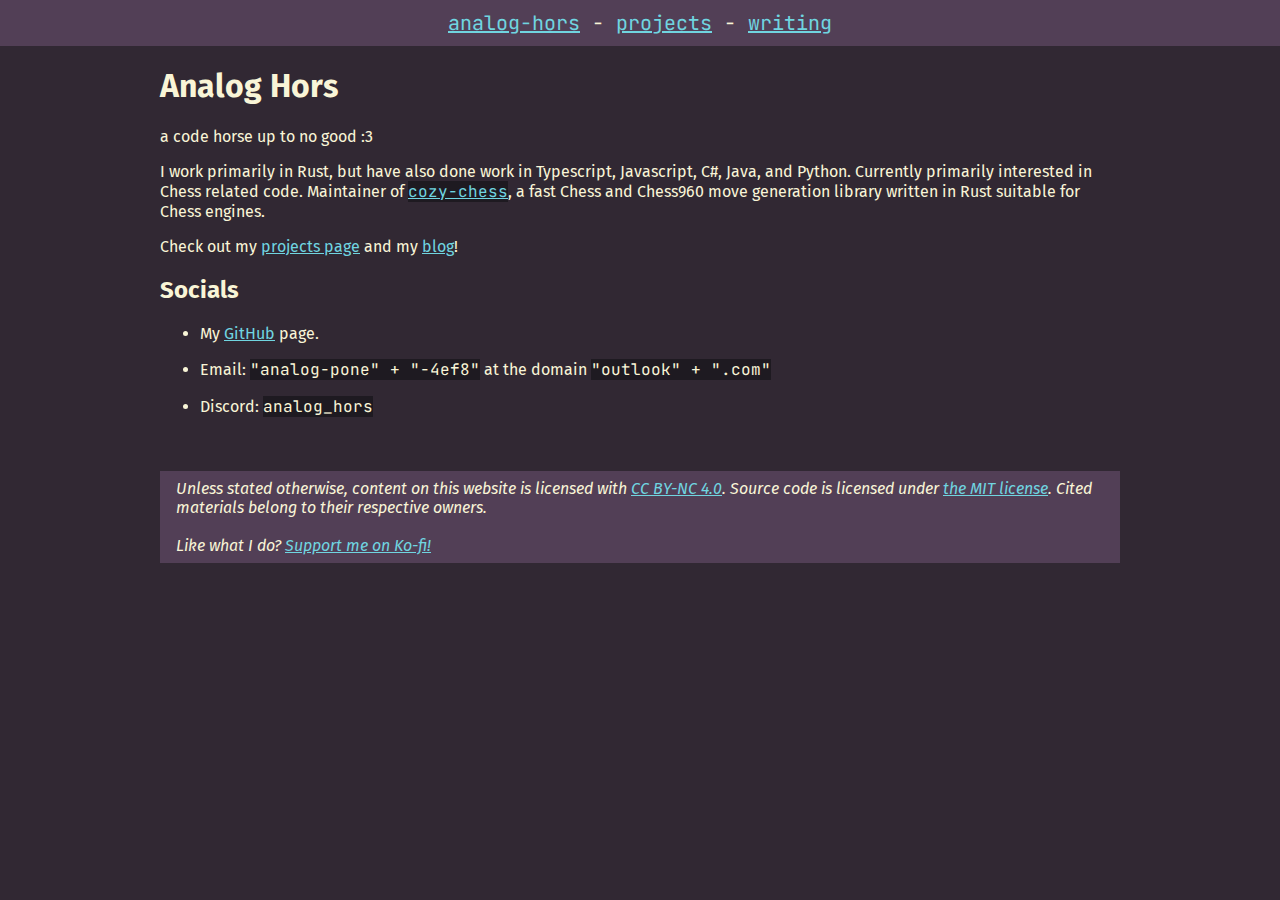
<file: home/index.html>
<!DOCTYPE html><html><head><meta charset="utf-8"><meta name="viewport" content="width=device-width, initial-scale=1.0"><meta name="theme-color" content="#C7A1CB"><meta property="og:type" content="website"><meta property="og:title" content="Analog Hors"><meta property="og:description" content="a code horse up to no good :3"><meta property="og:url" content="https://analog-hors.github.io/home/"><meta property="og:site_name" content="Analog Hors"><meta property="og:image" content="https://analog-hors.github.io/site/shared/favicon.png"><meta property="og:image:width" content="512"><meta property="og:image:height" content="512"><meta property="og:locale" content="en-US"><title>Analog Hors</title><link href="../shared/base.css" rel="stylesheet"><link rel="preconnect" href="https://fonts.googleapis.com"><link rel="preconnect" href="https://fonts.gstatic.com" crossorigin=""><link href="https://fonts.googleapis.com/css2?family=Fira+Sans:ital@0;1&amp;family=JetBrains+Mono&amp;display=swap" rel="stylesheet"><link href="../shared/fontawesome/css/fontawesome.min.css" rel="stylesheet"><link href="../shared/fontawesome/css/regular.min.css" rel="stylesheet"><link href="../shared/favicon.svg" rel="icon"></head><body><header><code><a href="../home/">analog-hors</a>&nbsp;-&nbsp;<a href="../projects/">projects</a>&nbsp;-&nbsp;<a href="../writing">writing</a></code></header><div id="content-container"><div id="content"><h1>Analog Hors</h1><p>a code horse up to no good :3</p>
<p>I work primarily in Rust, but have also done work in Typescript, Javascript, C#, Java, and Python. Currently primarily interested in Chess related code. Maintainer of <a href="https://github.com/analog-hors/cozy-chess"><code>cozy-chess</code></a>, a fast Chess and Chess960 move generation library written in Rust suitable for Chess engines.</p>
<p>Check out my <a href="../projects/">projects page</a> and my <a href="../writing/">blog</a>!</p>
<h2>Socials</h2>
<ul>
<li>
<p>My <a href="https://github.com/analog-hors">GitHub</a> page.</p>
</li>
<li>
<p>Email: <code>&quot;analog-pone&quot; + &quot;-4ef8&quot;</code> at the domain <code>&quot;outlook&quot; + &quot;.com&quot;</code></p>
</li>
<li>
<p>Discord: <code>analog_hors</code></p>
</li>
</ul>
<br><br><p class="colored-block"><em>Unless stated otherwise, content on this website is licensed with <a href="https://creativecommons.org/licenses/by-nc/4.0/">CC BY-NC 4.0</a>. Source code is licensed under <a href="https://spdx.org/licenses/MIT.html">the MIT license</a>. Cited materials belong to their respective owners.<br><br>Like what I do? <a href="https://ko-fi.com/analog_hors">Support me on Ko-fi!</a></em></p><br><br></div></div><!-- Cloudflare Web Analytics --><script defer src='https://static.cloudflareinsights.com/beacon.min.js' data-cf-beacon='{"token": "95bdfcdeb8214bc189de529685f895c3"}'></script><!-- End Cloudflare Web Analytics --></body></html>
</file>
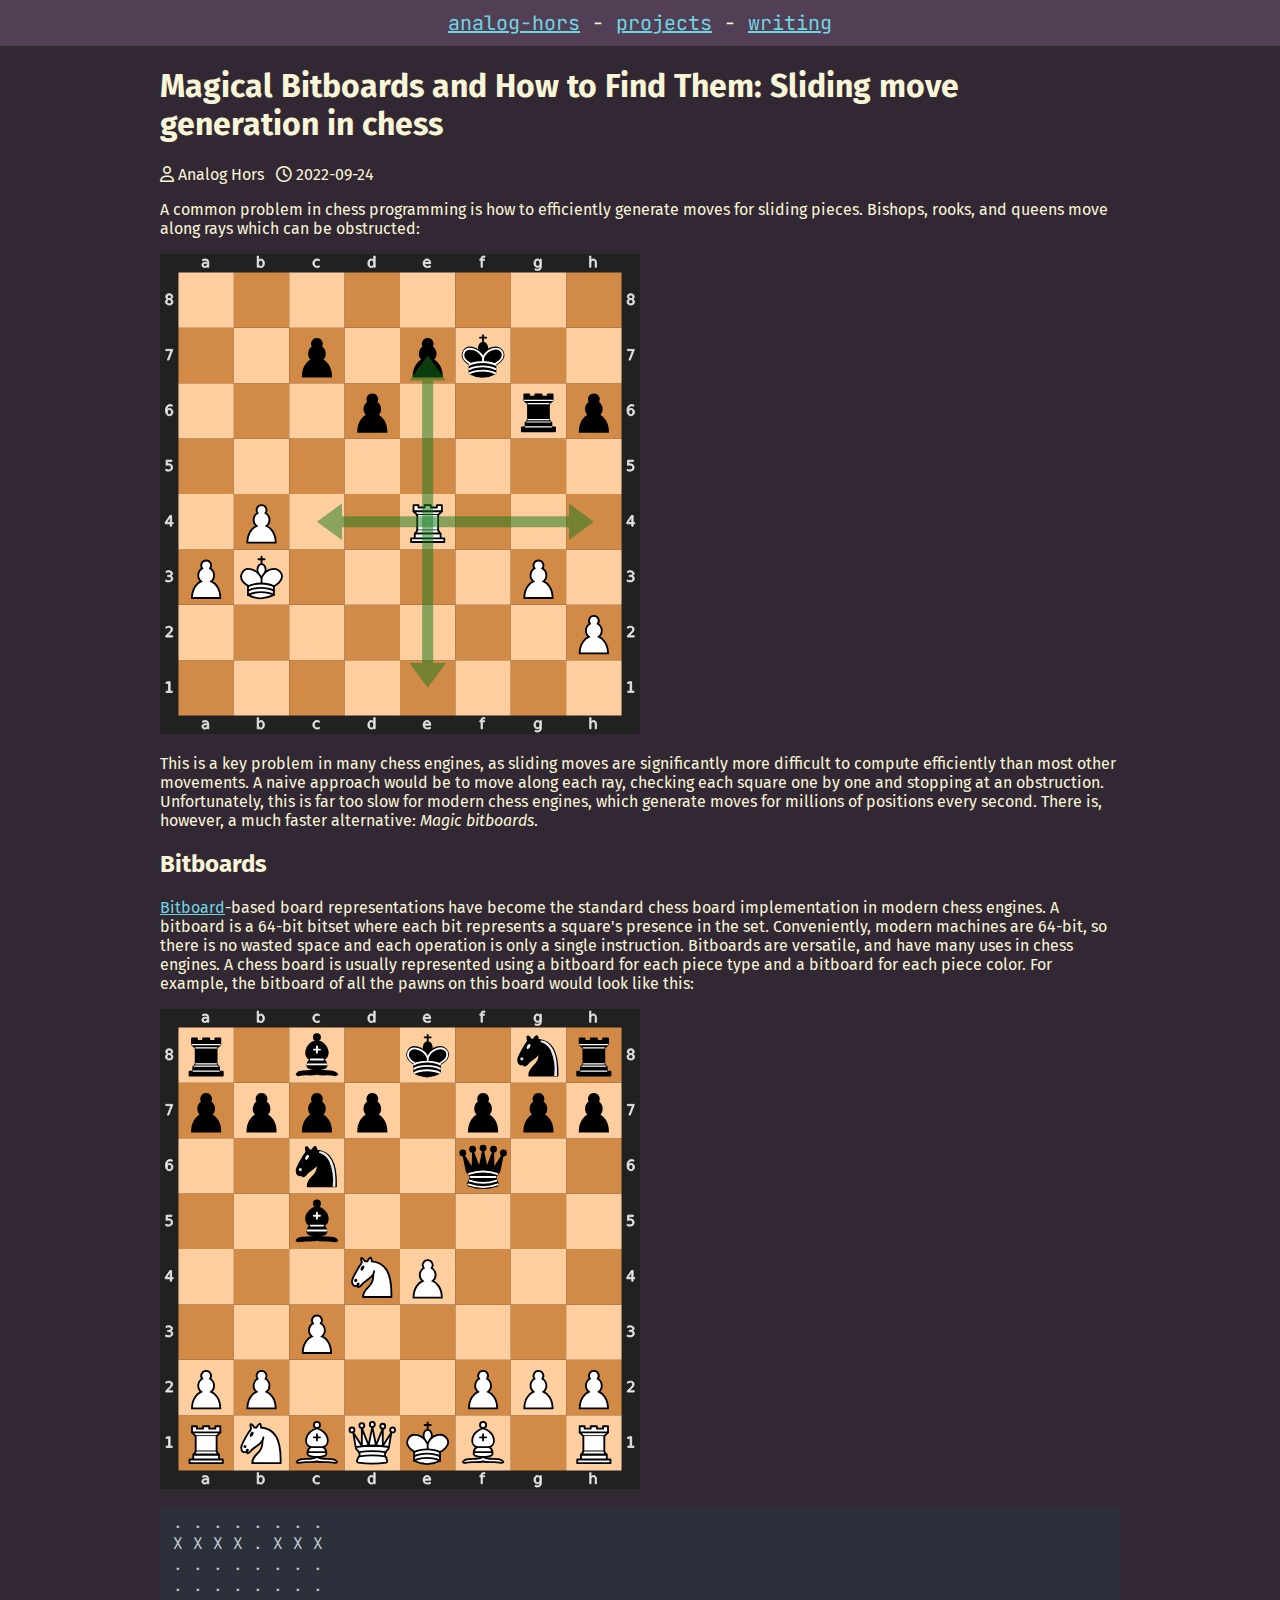
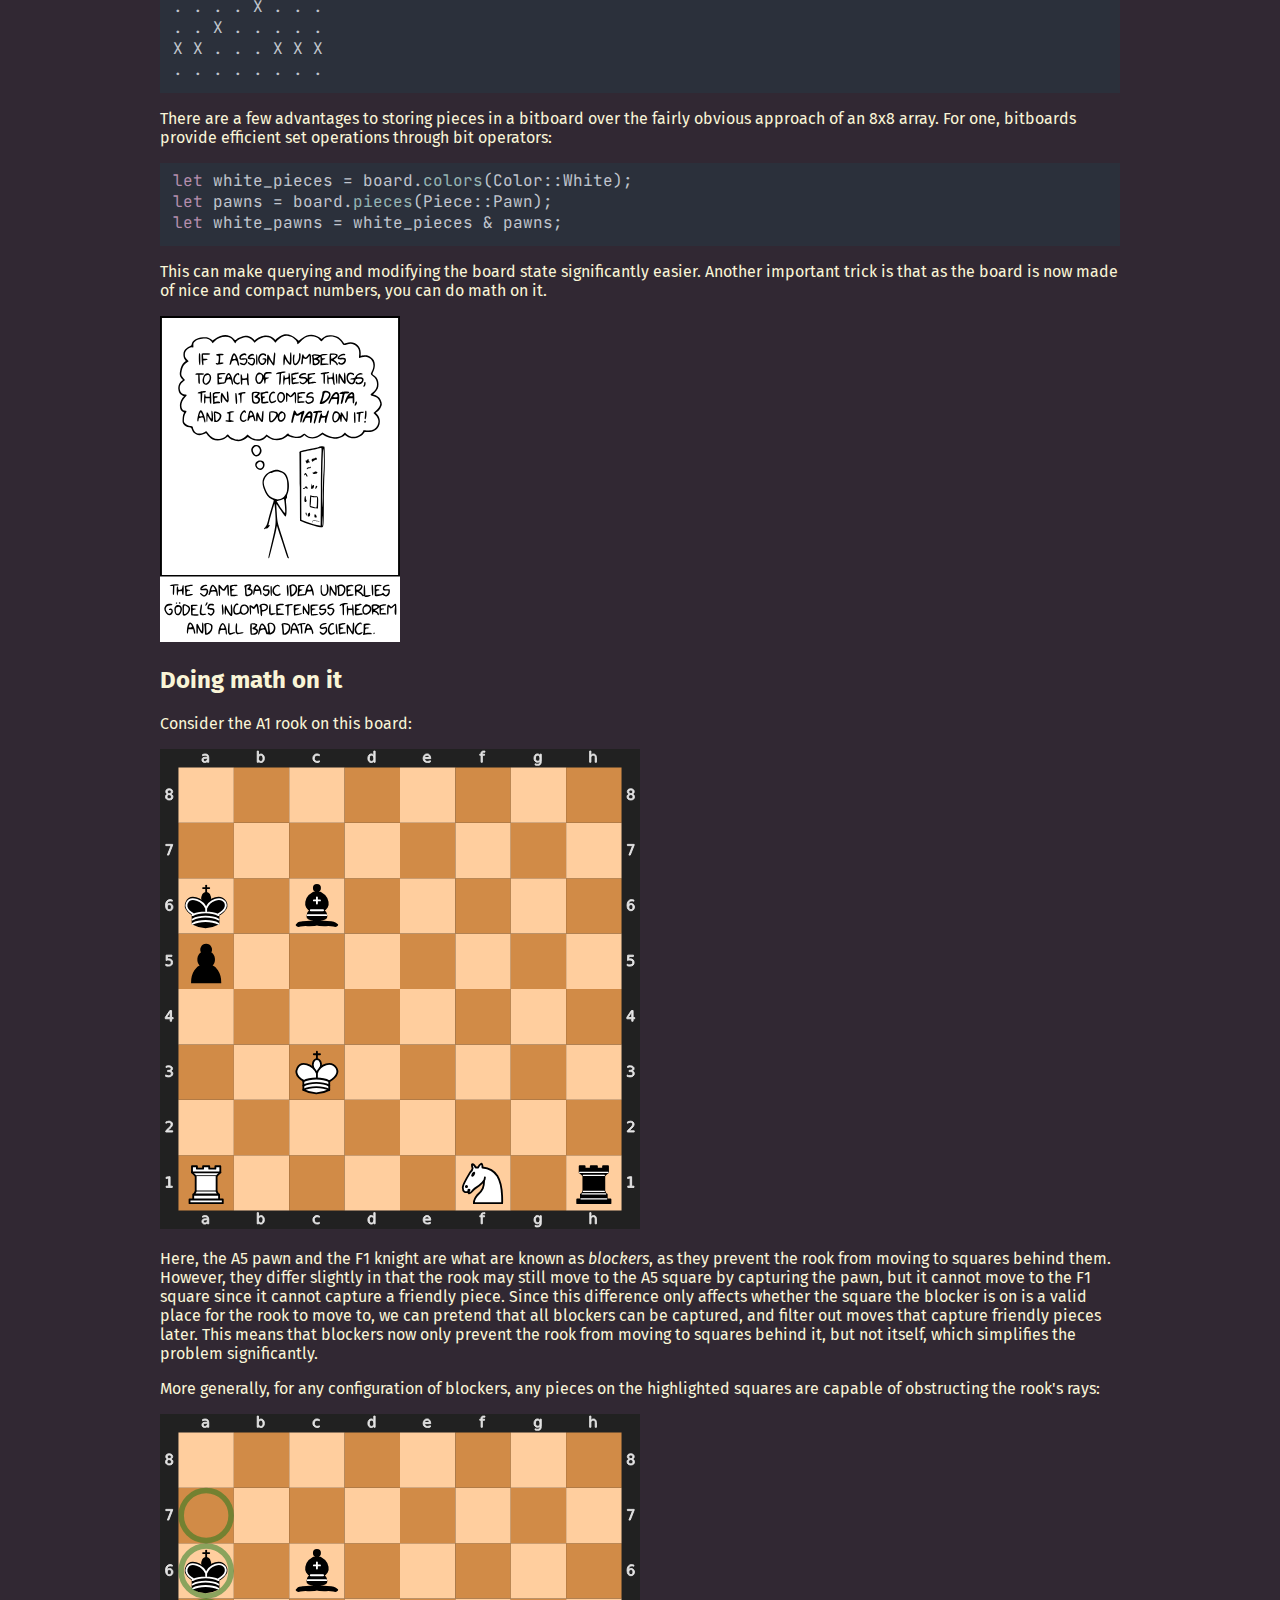
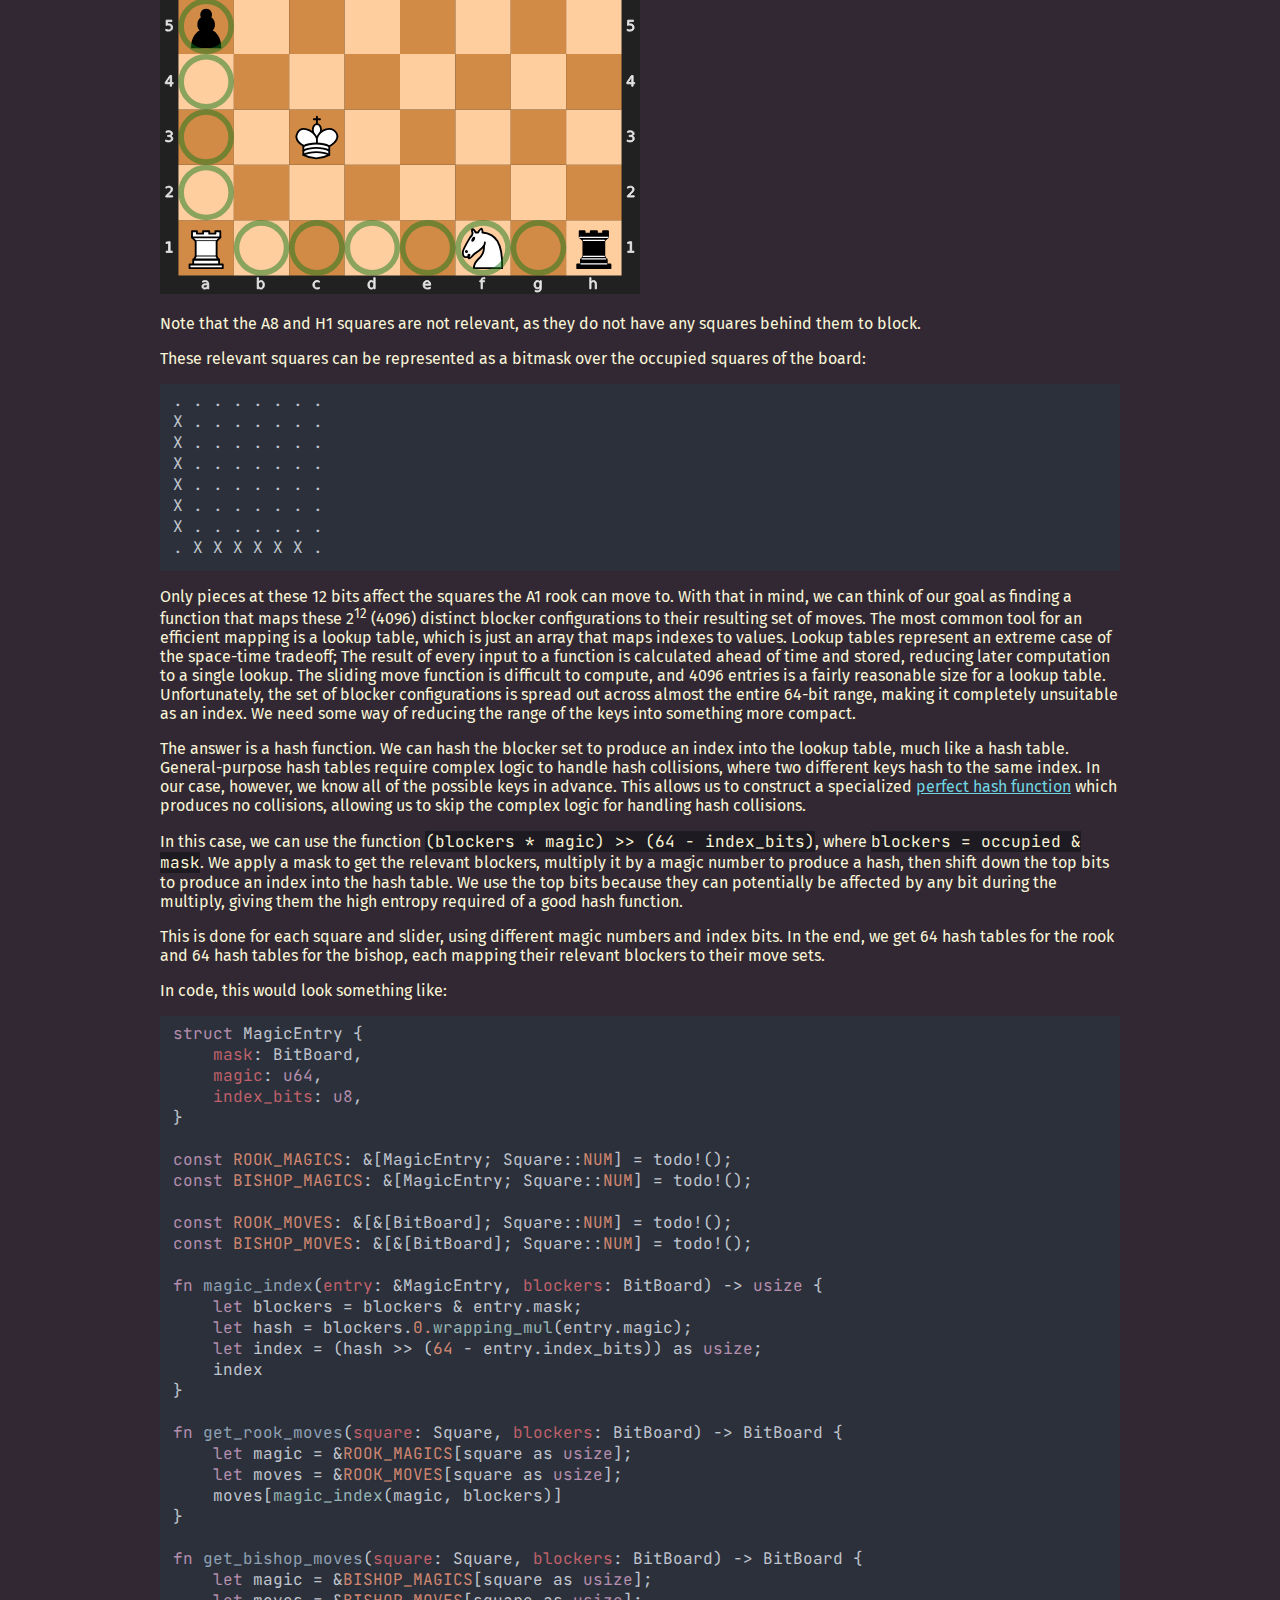
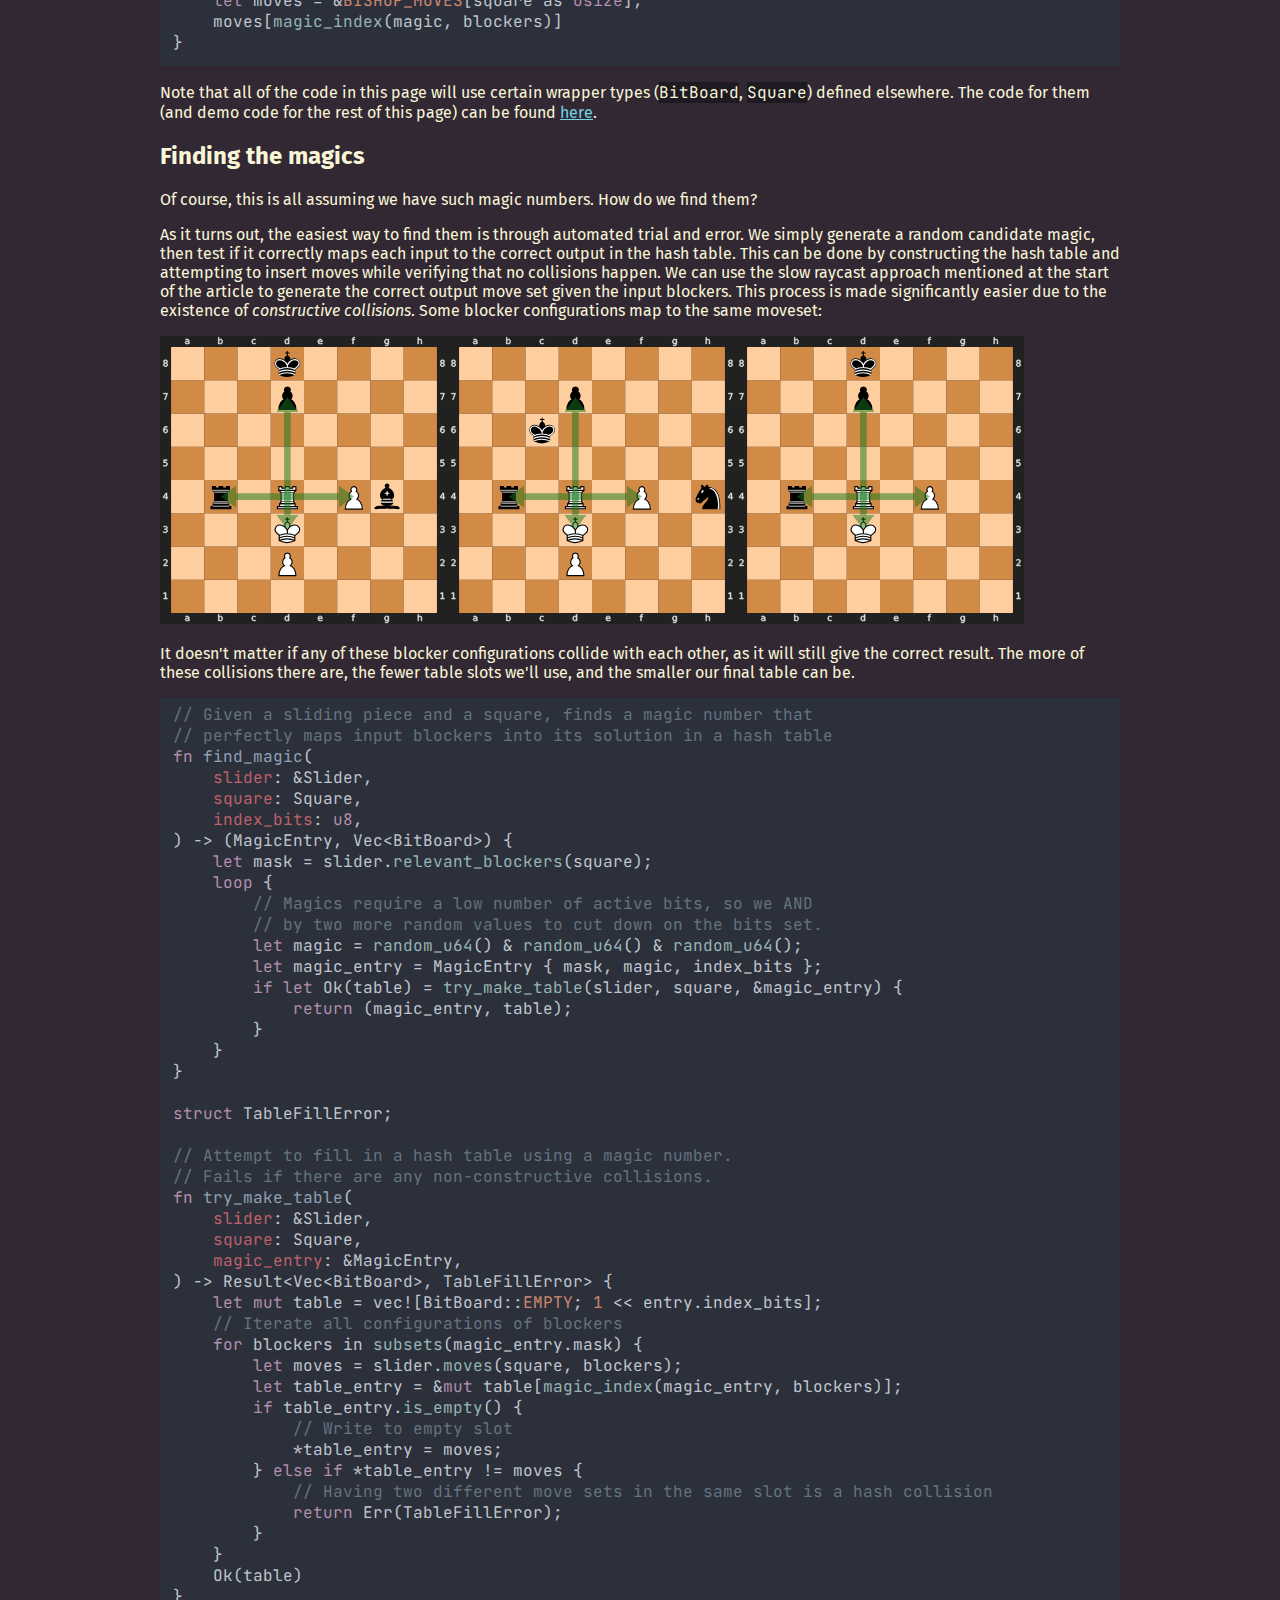
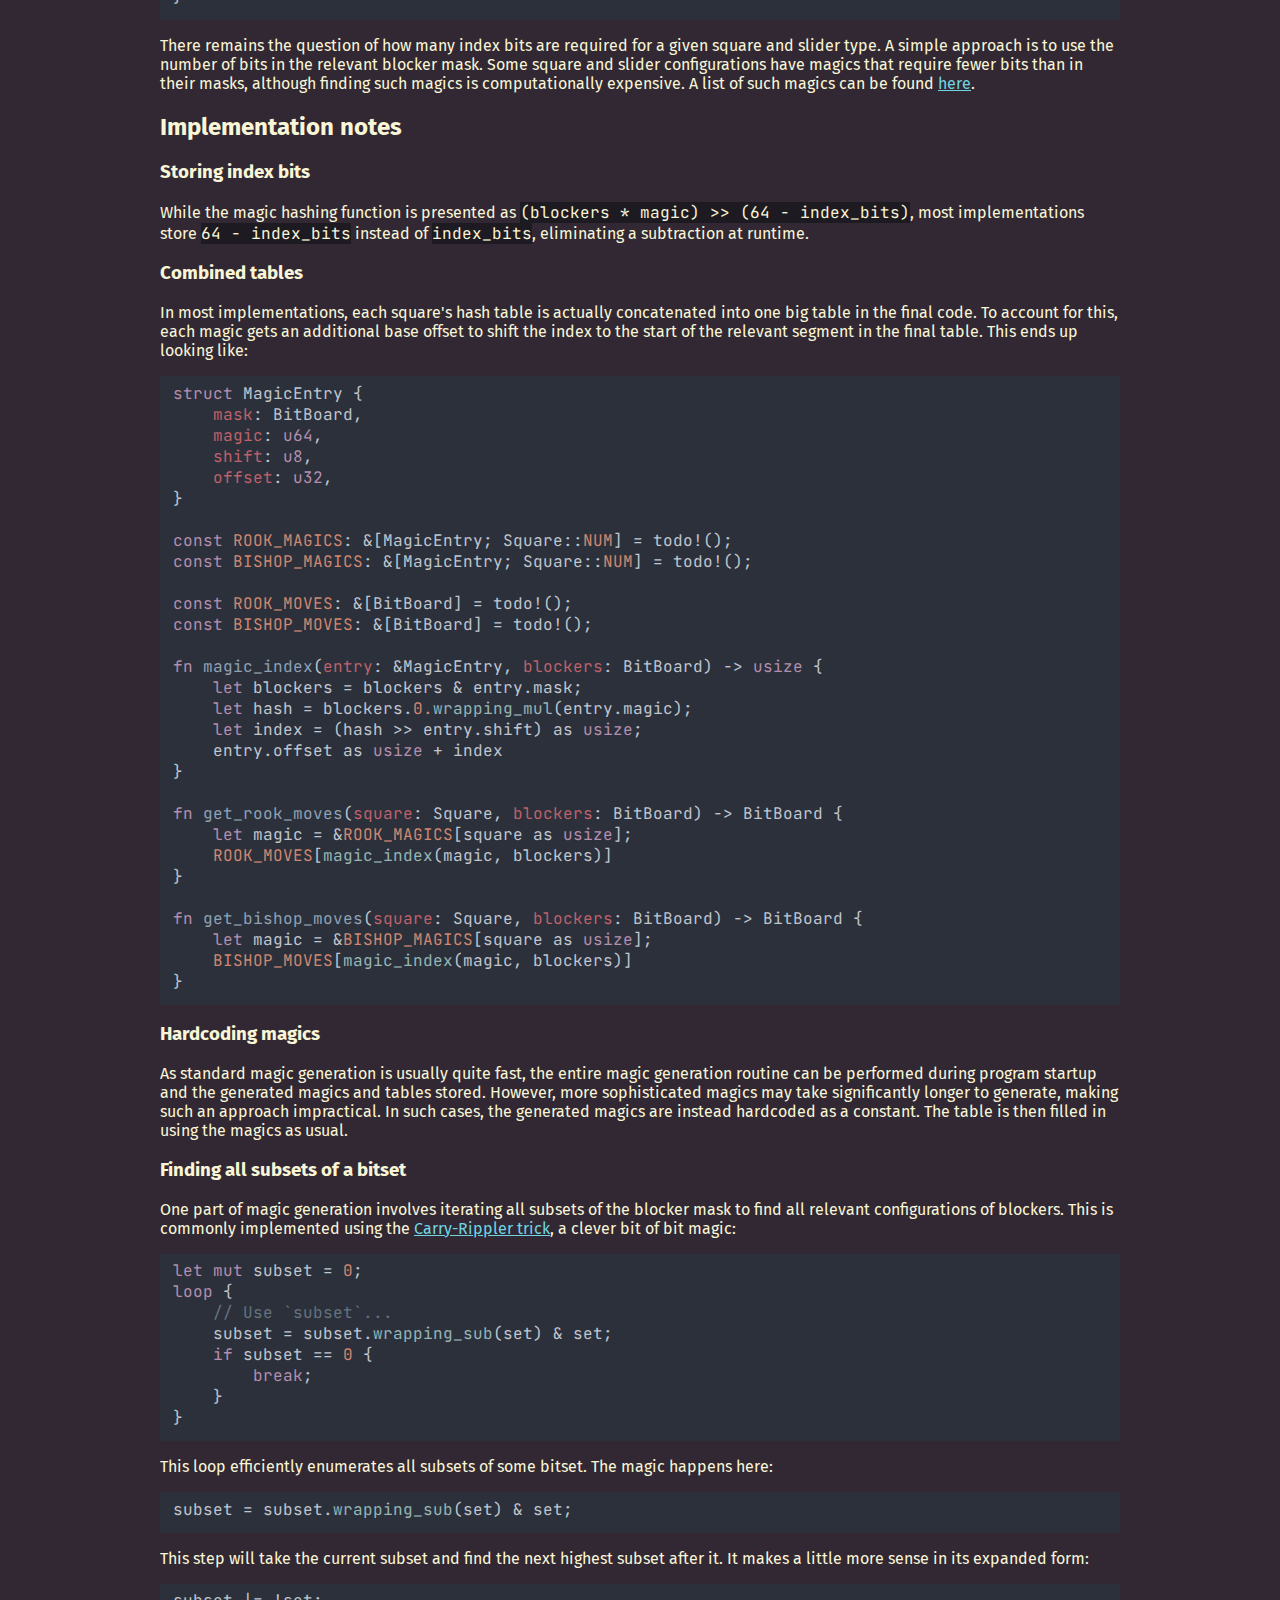
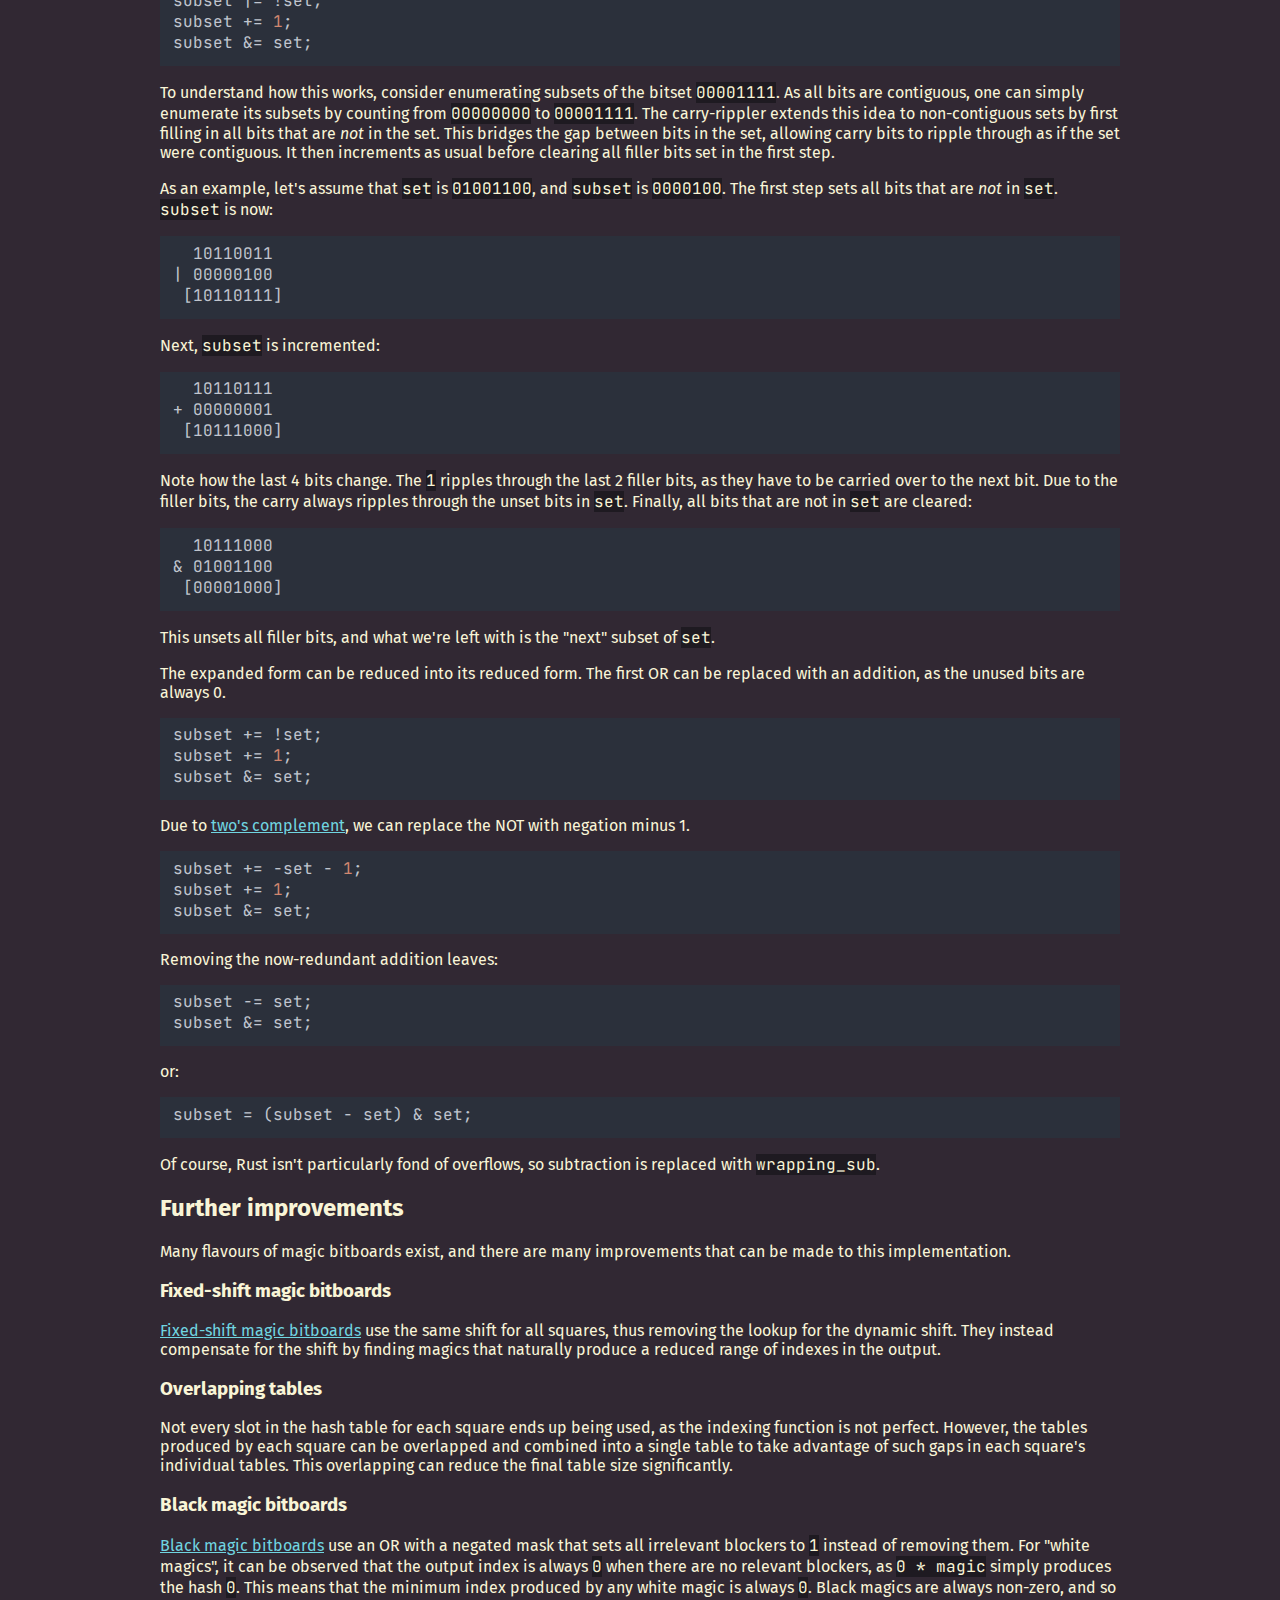
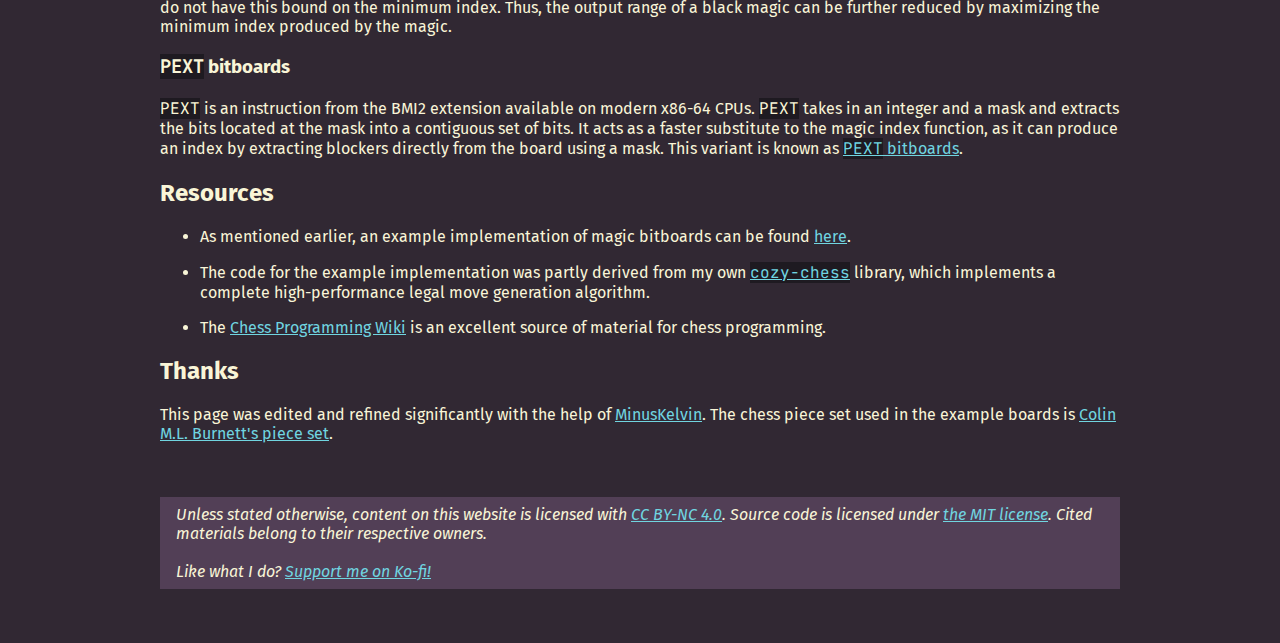
<file: magic-bitboards/index.html>
<!DOCTYPE html><html><head><meta charset="utf-8"><meta name="viewport" content="width=device-width, initial-scale=1.0"><meta name="theme-color" content="#C7A1CB"><meta property="og:type" content="article"><meta property="og:title" content="Magical Bitboards and How to Find Them: Sliding move generation in chess"><meta property="og:description" content="Efficiently generating moves for sliding pieces is a tricky problem in chess programming. The obvious strategy is to iterate in each movement direction one square at a time until an obstruction is reached. However, there is a much, much faster way: Magic Bitboards. This article explains the theory, goes through a simple implementation, and notes improvements made in real-world code."><meta property="og:url" content="https://analog-hors.github.io/magic-bitboards/"><meta property="og:site_name" content="Analog Hors"><meta property="og:image" content="https://analog-hors.github.io/site/shared/favicon.png"><meta property="og:image:width" content="512"><meta property="og:image:height" content="512"><meta property="og:locale" content="en-US"><title>Analog Hors - Magical Bitboards and How to Find Them: Sliding move generation in chess</title><link href="../shared/base.css" rel="stylesheet"><link rel="preconnect" href="https://fonts.googleapis.com"><link rel="preconnect" href="https://fonts.gstatic.com" crossorigin=""><link href="https://fonts.googleapis.com/css2?family=Fira+Sans:ital@0;1&amp;family=JetBrains+Mono&amp;display=swap" rel="stylesheet"><link href="../shared/fontawesome/css/fontawesome.min.css" rel="stylesheet"><link href="../shared/fontawesome/css/regular.min.css" rel="stylesheet"><link href="../shared/favicon.svg" rel="icon"></head><body><header><code><a href="../home/">analog-hors</a>&nbsp;-&nbsp;<a href="../projects/">projects</a>&nbsp;-&nbsp;<a href="../writing">writing</a></code></header><div id="content-container"><div id="content"><h1>Magical Bitboards and How to Find Them: Sliding move generation in chess</h1><p><i class="fa-regular fa-user"></i> Analog Hors&nbsp;&nbsp;&nbsp;<i class="fa-regular fa-clock"></i> 2022-09-24</p><p>A common problem in chess programming is how to efficiently generate moves for sliding pieces. Bishops, rooks, and queens move along rays which can be obstructed:</p>
<img src="img/slider_demo_board.svg" style="width: 50%;" alt="8/2p1pk2/3p2rp/8/1P2R3/PK4P1/7P/8 w - - 0 1">
<p>This is a key problem in many chess engines, as sliding moves are significantly more difficult to compute efficiently than most other movements. A naive approach would be to move along each ray, checking each square one by one and stopping at an obstruction. Unfortunately, this is far too slow for modern chess engines, which generate moves for millions of positions every second. There is, however, a much faster alternative: <em>Magic bitboards</em>.</p>
<h2>Bitboards</h2>
<p><a href="https://en.wikipedia.org/wiki/Bitboard">Bitboard</a>-based board representations have become the standard chess board implementation in modern chess engines. A bitboard is a 64-bit bitset where each bit represents a square's presence in the set. Conveniently, modern machines are 64-bit, so there is no wasted space and each operation is only a single instruction. Bitboards are versatile, and have many uses in chess engines. A chess board is usually represented using a bitboard for each piece type and a bitboard for each piece color. For example, the bitboard of all the pawns on this board would look like this:</p>
<img src="img/bitboard_demo_board.svg" style="width: 50%;" alt="r1b1k1nr/pppp1ppp/2n2q2/2b5/3NP3/2P5/PP3PPP/RNBQKB1R w KQkq - 0 1">
<pre style="background-color:#2b303b;"><code><span style="color:#c0c5ce;">. . . . . . . .
</span><span style="color:#c0c5ce;">X X X X . X X X
</span><span style="color:#c0c5ce;">. . . . . . . .
</span><span style="color:#c0c5ce;">. . . . . . . .
</span><span style="color:#c0c5ce;">. . . . X . . .
</span><span style="color:#c0c5ce;">. . X . . . . .
</span><span style="color:#c0c5ce;">X X . . . X X X
</span><span style="color:#c0c5ce;">. . . . . . . .
</span></code></pre>
<p>There are a few advantages to storing pieces in a bitboard over the fairly obvious approach of an 8x8 array.
For one, bitboards provide efficient set operations through bit operators:</p>
<pre style="background-color:#2b303b;"><code class="language-rust"><span style="color:#b48ead;">let</span><span style="color:#c0c5ce;"> white_pieces = board.</span><span style="color:#96b5b4;">colors</span><span style="color:#c0c5ce;">(Color::White);
</span><span style="color:#b48ead;">let</span><span style="color:#c0c5ce;"> pawns = board.</span><span style="color:#96b5b4;">pieces</span><span style="color:#c0c5ce;">(Piece::Pawn);
</span><span style="color:#b48ead;">let</span><span style="color:#c0c5ce;"> white_pawns = white_pieces &amp; pawns;
</span></code></pre>
<p>This can make querying and modifying the board state significantly easier.
Another important trick is that as the board is now made of nice and compact numbers, you can do math on it.</p>
<img src="img/xkcd_assigning_numbers.svg" style="background: white; width: 25%;" alt="Assigning Numbers" title="Gödel should do an article on which branches of math have the lowest average theorem number.">
<h2>Doing math on it</h2>
<p>Consider the A1 rook on this board:</p>
<img src="img/a1_rook_board.svg" style="width: 50%;" alt="8/8/k1b5/p7/8/2K5/8/R4N1r w - - 0 1">
<p>Here, the A5 pawn and the F1 knight are what are known as <em>blockers</em>, as they prevent the rook from moving to squares behind them. However, they differ slightly in that the rook may still move to the A5 square by capturing the pawn, but it cannot move to the F1 square since it cannot capture a friendly piece. Since this difference only affects whether the square the blocker is on is a valid place for the rook to move to, we can pretend that all blockers can be captured, and filter out moves that capture friendly pieces later. This means that blockers now only prevent the rook from moving to squares behind it, but not itself, which simplifies the problem significantly.</p>
<p>More generally, for any configuration of blockers, any pieces on the highlighted squares are capable of obstructing the rook's rays:</p>
<img src="img/a1_rook_board_blockers.svg" style="width: 50%;" alt="8/8/k1b5/p7/8/2K5/8/R4N1r w - - 0 1">
<p>Note that the A8 and H1 squares are not relevant, as they do not have any squares behind them to block.</p>
<p>These relevant squares can be represented as a bitmask over the occupied squares of the board:</p>
<pre style="background-color:#2b303b;"><code><span style="color:#c0c5ce;">. . . . . . . .
</span><span style="color:#c0c5ce;">X . . . . . . .
</span><span style="color:#c0c5ce;">X . . . . . . .
</span><span style="color:#c0c5ce;">X . . . . . . .
</span><span style="color:#c0c5ce;">X . . . . . . .
</span><span style="color:#c0c5ce;">X . . . . . . .
</span><span style="color:#c0c5ce;">X . . . . . . .
</span><span style="color:#c0c5ce;">. X X X X X X .
</span></code></pre>
<p>Only pieces at these 12 bits affect the squares the A1 rook can move to. With that in mind, we can think of our goal as finding a function that maps these 2<sup>12</sup> (4096) distinct blocker configurations to their resulting set of moves. The most common tool for an efficient mapping is a lookup table, which is just an array that maps indexes to values. Lookup tables represent an extreme case of the space-time tradeoff; The result of every input to a function is calculated ahead of time and stored, reducing later computation to a single lookup. The sliding move function is difficult to compute, and 4096 entries is a fairly reasonable size for a lookup table. Unfortunately, the set of blocker configurations is spread out across almost the entire 64-bit range, making it completely unsuitable as an index. We need some way of reducing the range of the keys into something more compact.</p>
<p>The answer is a hash function. We can hash the blocker set to produce an index into the lookup table, much like a hash table. General-purpose hash tables require complex logic to handle hash collisions, where two different keys hash to the same index. In our case, however, we know all of the possible keys in advance. This allows us to construct a specialized <a href="https://en.wikipedia.org/wiki/Perfect_hash_function">perfect hash function</a> which produces no collisions, allowing us to skip the complex logic for handling hash collisions.</p>
<p>In this case, we can use the function <code>(blockers * magic) &gt;&gt; (64 - index_bits)</code>, where <code>blockers = occupied &amp; mask</code>. We apply a mask to get the relevant blockers, multiply it by a magic number to produce a hash, then shift down the top bits to produce an index into the hash table. We use the top bits because they can potentially be affected by any bit during the multiply, giving them the high entropy required of a good hash function.</p>
<p>This is done for each square and slider, using different magic numbers and index bits. In the end, we get 64 hash tables for the rook and 64 hash tables for the bishop, each mapping their relevant blockers to their move sets.</p>
<p>In code, this would look something like:</p>
<pre style="background-color:#2b303b;"><code class="language-rust"><span style="color:#b48ead;">struct </span><span style="color:#c0c5ce;">MagicEntry {
</span><span style="color:#c0c5ce;">    </span><span style="color:#bf616a;">mask</span><span style="color:#c0c5ce;">: BitBoard,
</span><span style="color:#c0c5ce;">    </span><span style="color:#bf616a;">magic</span><span style="color:#c0c5ce;">: </span><span style="color:#b48ead;">u64</span><span style="color:#c0c5ce;">,
</span><span style="color:#c0c5ce;">    </span><span style="color:#bf616a;">index_bits</span><span style="color:#c0c5ce;">: </span><span style="color:#b48ead;">u8</span><span style="color:#c0c5ce;">,
</span><span style="color:#c0c5ce;">}
</span><span style="color:#c0c5ce;">
</span><span style="color:#b48ead;">const </span><span style="color:#d08770;">ROOK_MAGICS</span><span style="color:#c0c5ce;">: &amp;[MagicEntry; Square::</span><span style="color:#d08770;">NUM</span><span style="color:#c0c5ce;">] = todo!();
</span><span style="color:#b48ead;">const </span><span style="color:#d08770;">BISHOP_MAGICS</span><span style="color:#c0c5ce;">: &amp;[MagicEntry; Square::</span><span style="color:#d08770;">NUM</span><span style="color:#c0c5ce;">] = todo!();
</span><span style="color:#c0c5ce;">
</span><span style="color:#b48ead;">const </span><span style="color:#d08770;">ROOK_MOVES</span><span style="color:#c0c5ce;">: &amp;[&amp;[BitBoard]; Square::</span><span style="color:#d08770;">NUM</span><span style="color:#c0c5ce;">] = todo!();
</span><span style="color:#b48ead;">const </span><span style="color:#d08770;">BISHOP_MOVES</span><span style="color:#c0c5ce;">: &amp;[&amp;[BitBoard]; Square::</span><span style="color:#d08770;">NUM</span><span style="color:#c0c5ce;">] = todo!();
</span><span style="color:#c0c5ce;">
</span><span style="color:#b48ead;">fn </span><span style="color:#8fa1b3;">magic_index</span><span style="color:#c0c5ce;">(</span><span style="color:#bf616a;">entry</span><span style="color:#c0c5ce;">: &amp;MagicEntry, </span><span style="color:#bf616a;">blockers</span><span style="color:#c0c5ce;">: BitBoard) -&gt; </span><span style="color:#b48ead;">usize </span><span style="color:#c0c5ce;">{
</span><span style="color:#c0c5ce;">    </span><span style="color:#b48ead;">let</span><span style="color:#c0c5ce;"> blockers = blockers &amp; entry.mask;
</span><span style="color:#c0c5ce;">    </span><span style="color:#b48ead;">let</span><span style="color:#c0c5ce;"> hash = blockers.</span><span style="color:#d08770;">0.</span><span style="color:#96b5b4;">wrapping_mul</span><span style="color:#c0c5ce;">(entry.magic);
</span><span style="color:#c0c5ce;">    </span><span style="color:#b48ead;">let</span><span style="color:#c0c5ce;"> index = (hash &gt;&gt; (</span><span style="color:#d08770;">64 </span><span style="color:#c0c5ce;">- entry.index_bits)) as </span><span style="color:#b48ead;">usize</span><span style="color:#c0c5ce;">;
</span><span style="color:#c0c5ce;">    index
</span><span style="color:#c0c5ce;">}
</span><span style="color:#c0c5ce;">
</span><span style="color:#b48ead;">fn </span><span style="color:#8fa1b3;">get_rook_moves</span><span style="color:#c0c5ce;">(</span><span style="color:#bf616a;">square</span><span style="color:#c0c5ce;">: Square, </span><span style="color:#bf616a;">blockers</span><span style="color:#c0c5ce;">: BitBoard) -&gt; BitBoard {
</span><span style="color:#c0c5ce;">    </span><span style="color:#b48ead;">let</span><span style="color:#c0c5ce;"> magic = &amp;</span><span style="color:#d08770;">ROOK_MAGICS</span><span style="color:#c0c5ce;">[square as </span><span style="color:#b48ead;">usize</span><span style="color:#c0c5ce;">];
</span><span style="color:#c0c5ce;">    </span><span style="color:#b48ead;">let</span><span style="color:#c0c5ce;"> moves = &amp;</span><span style="color:#d08770;">ROOK_MOVES</span><span style="color:#c0c5ce;">[square as </span><span style="color:#b48ead;">usize</span><span style="color:#c0c5ce;">];
</span><span style="color:#c0c5ce;">    moves[</span><span style="color:#96b5b4;">magic_index</span><span style="color:#c0c5ce;">(magic, blockers)]
</span><span style="color:#c0c5ce;">}
</span><span style="color:#c0c5ce;">
</span><span style="color:#b48ead;">fn </span><span style="color:#8fa1b3;">get_bishop_moves</span><span style="color:#c0c5ce;">(</span><span style="color:#bf616a;">square</span><span style="color:#c0c5ce;">: Square, </span><span style="color:#bf616a;">blockers</span><span style="color:#c0c5ce;">: BitBoard) -&gt; BitBoard {
</span><span style="color:#c0c5ce;">    </span><span style="color:#b48ead;">let</span><span style="color:#c0c5ce;"> magic = &amp;</span><span style="color:#d08770;">BISHOP_MAGICS</span><span style="color:#c0c5ce;">[square as </span><span style="color:#b48ead;">usize</span><span style="color:#c0c5ce;">];
</span><span style="color:#c0c5ce;">    </span><span style="color:#b48ead;">let</span><span style="color:#c0c5ce;"> moves = &amp;</span><span style="color:#d08770;">BISHOP_MOVES</span><span style="color:#c0c5ce;">[square as </span><span style="color:#b48ead;">usize</span><span style="color:#c0c5ce;">];
</span><span style="color:#c0c5ce;">    moves[</span><span style="color:#96b5b4;">magic_index</span><span style="color:#c0c5ce;">(magic, blockers)]
</span><span style="color:#c0c5ce;">}
</span></code></pre>
<p>Note that all of the code in this page will use certain wrapper types (<code>BitBoard</code>, <code>Square</code>) defined elsewhere. The code for them (and demo code for the rest of this page) can be found <a href="https://github.com/analog-hors/magic-bitboards-demo">here</a>.</p>
<h2>Finding the magics</h2>
<p>Of course, this is all assuming we have such magic numbers. How do we find them?</p>
<p>As it turns out, the easiest way to find them is through automated trial and error. We simply generate a random candidate magic, then test if it correctly maps each input to the correct output in the hash table. This can be done by constructing the hash table and attempting to insert moves while verifying that no collisions happen. We can use the slow raycast approach mentioned at the start of the article to generate the correct output move set given the input blockers. This process is made significantly easier due to the existence of <em>constructive collisions</em>. Some blocker configurations map to the same moveset:</p>
<p><img src="img/constructive_collisions_1.svg" style="width: 30%;" alt="3k4/3p4/8/8/1r1R1Pb1/3K4/3P4/8 w - - 0 1"><img src="img/constructive_collisions_2.svg" style="width: 30%;" alt="8/3p4/2k5/8/1r1R1P1n/3K4/3P4/8 w - - 0 1"><img src="img/constructive_collisions_3.svg" style="width: 30%;" alt="3k4/3p4/8/8/1r1R1P2/3K4/8/8 w - - 0 1"></p>
<p>It doesn't matter if any of these blocker configurations collide with each other, as it will still give the correct result. The more of these collisions there are, the fewer table slots we'll use, and the smaller our final table can be.</p>
<pre style="background-color:#2b303b;"><code class="language-rust"><span style="color:#65737e;">// Given a sliding piece and a square, finds a magic number that
</span><span style="color:#65737e;">// perfectly maps input blockers into its solution in a hash table
</span><span style="color:#b48ead;">fn </span><span style="color:#8fa1b3;">find_magic</span><span style="color:#c0c5ce;">(
</span><span style="color:#c0c5ce;">    </span><span style="color:#bf616a;">slider</span><span style="color:#c0c5ce;">: &amp;Slider,
</span><span style="color:#c0c5ce;">    </span><span style="color:#bf616a;">square</span><span style="color:#c0c5ce;">: Square,
</span><span style="color:#c0c5ce;">    </span><span style="color:#bf616a;">index_bits</span><span style="color:#c0c5ce;">: </span><span style="color:#b48ead;">u8</span><span style="color:#c0c5ce;">,
</span><span style="color:#c0c5ce;">) -&gt; (MagicEntry, Vec&lt;BitBoard&gt;) {
</span><span style="color:#c0c5ce;">    </span><span style="color:#b48ead;">let</span><span style="color:#c0c5ce;"> mask = slider.</span><span style="color:#96b5b4;">relevant_blockers</span><span style="color:#c0c5ce;">(square);
</span><span style="color:#c0c5ce;">    </span><span style="color:#b48ead;">loop </span><span style="color:#c0c5ce;">{
</span><span style="color:#c0c5ce;">        </span><span style="color:#65737e;">// Magics require a low number of active bits, so we AND
</span><span style="color:#c0c5ce;">        </span><span style="color:#65737e;">// by two more random values to cut down on the bits set.
</span><span style="color:#c0c5ce;">        </span><span style="color:#b48ead;">let</span><span style="color:#c0c5ce;"> magic = </span><span style="color:#96b5b4;">random_u64</span><span style="color:#c0c5ce;">() &amp; </span><span style="color:#96b5b4;">random_u64</span><span style="color:#c0c5ce;">() &amp; </span><span style="color:#96b5b4;">random_u64</span><span style="color:#c0c5ce;">();
</span><span style="color:#c0c5ce;">        </span><span style="color:#b48ead;">let</span><span style="color:#c0c5ce;"> magic_entry = MagicEntry { mask, magic, index_bits };
</span><span style="color:#c0c5ce;">        </span><span style="color:#b48ead;">if let </span><span style="color:#c0c5ce;">Ok(table) = </span><span style="color:#96b5b4;">try_make_table</span><span style="color:#c0c5ce;">(slider, square, &amp;magic_entry) {
</span><span style="color:#c0c5ce;">            </span><span style="color:#b48ead;">return </span><span style="color:#c0c5ce;">(magic_entry, table);
</span><span style="color:#c0c5ce;">        }
</span><span style="color:#c0c5ce;">    }
</span><span style="color:#c0c5ce;">}
</span><span style="color:#c0c5ce;">
</span><span style="color:#b48ead;">struct </span><span style="color:#c0c5ce;">TableFillError;
</span><span style="color:#c0c5ce;">
</span><span style="color:#65737e;">// Attempt to fill in a hash table using a magic number.
</span><span style="color:#65737e;">// Fails if there are any non-constructive collisions.
</span><span style="color:#b48ead;">fn </span><span style="color:#8fa1b3;">try_make_table</span><span style="color:#c0c5ce;">(
</span><span style="color:#c0c5ce;">    </span><span style="color:#bf616a;">slider</span><span style="color:#c0c5ce;">: &amp;Slider,
</span><span style="color:#c0c5ce;">    </span><span style="color:#bf616a;">square</span><span style="color:#c0c5ce;">: Square,
</span><span style="color:#c0c5ce;">    </span><span style="color:#bf616a;">magic_entry</span><span style="color:#c0c5ce;">: &amp;MagicEntry,
</span><span style="color:#c0c5ce;">) -&gt; Result&lt;Vec&lt;BitBoard&gt;, TableFillError&gt; {
</span><span style="color:#c0c5ce;">    </span><span style="color:#b48ead;">let mut</span><span style="color:#c0c5ce;"> table = vec![BitBoard::</span><span style="color:#d08770;">EMPTY</span><span style="color:#c0c5ce;">; </span><span style="color:#d08770;">1 </span><span style="color:#c0c5ce;">&lt;&lt; entry.index_bits];
</span><span style="color:#c0c5ce;">    </span><span style="color:#65737e;">// Iterate all configurations of blockers
</span><span style="color:#c0c5ce;">    </span><span style="color:#b48ead;">for</span><span style="color:#c0c5ce;"> blockers in </span><span style="color:#96b5b4;">subsets</span><span style="color:#c0c5ce;">(magic_entry.mask) {
</span><span style="color:#c0c5ce;">        </span><span style="color:#b48ead;">let</span><span style="color:#c0c5ce;"> moves = slider.</span><span style="color:#96b5b4;">moves</span><span style="color:#c0c5ce;">(square, blockers);
</span><span style="color:#c0c5ce;">        </span><span style="color:#b48ead;">let</span><span style="color:#c0c5ce;"> table_entry = &amp;</span><span style="color:#b48ead;">mut</span><span style="color:#c0c5ce;"> table[</span><span style="color:#96b5b4;">magic_index</span><span style="color:#c0c5ce;">(magic_entry, blockers)];
</span><span style="color:#c0c5ce;">        </span><span style="color:#b48ead;">if</span><span style="color:#c0c5ce;"> table_entry.</span><span style="color:#96b5b4;">is_empty</span><span style="color:#c0c5ce;">() {
</span><span style="color:#c0c5ce;">            </span><span style="color:#65737e;">// Write to empty slot
</span><span style="color:#c0c5ce;">            *table_entry = moves;
</span><span style="color:#c0c5ce;">        } </span><span style="color:#b48ead;">else if </span><span style="color:#c0c5ce;">*table_entry != moves {
</span><span style="color:#c0c5ce;">            </span><span style="color:#65737e;">// Having two different move sets in the same slot is a hash collision
</span><span style="color:#c0c5ce;">            </span><span style="color:#b48ead;">return </span><span style="color:#c0c5ce;">Err(TableFillError);
</span><span style="color:#c0c5ce;">        }
</span><span style="color:#c0c5ce;">    }
</span><span style="color:#c0c5ce;">    Ok(table)
</span><span style="color:#c0c5ce;">}
</span></code></pre>
<p>There remains the question of how many index bits are required for a given square and slider type. A simple approach is to use the number of bits in the relevant blocker mask. Some square and slider configurations have magics that require fewer bits than in their masks, although finding such magics is computationally expensive. A list of such magics can be found <a href="https://www.chessprogramming.org/Best_Magics_so_far">here</a>.</p>
<h2>Implementation notes</h2>
<h3>Storing index bits</h3>
<p>While the magic hashing function is presented as <code>(blockers * magic) &gt;&gt; (64 - index_bits)</code>, most implementations store <code>64 - index_bits</code> instead of <code>index_bits</code>, eliminating a subtraction at runtime.</p>
<h3>Combined tables</h3>
<p>In most implementations, each square's hash table is actually concatenated into one big table in the final code. To account for this, each magic gets an additional base offset to shift the index to the start of the relevant segment in the final table. This ends up looking like:</p>
<pre style="background-color:#2b303b;"><code class="language-rust"><span style="color:#b48ead;">struct </span><span style="color:#c0c5ce;">MagicEntry {
</span><span style="color:#c0c5ce;">    </span><span style="color:#bf616a;">mask</span><span style="color:#c0c5ce;">: BitBoard,
</span><span style="color:#c0c5ce;">    </span><span style="color:#bf616a;">magic</span><span style="color:#c0c5ce;">: </span><span style="color:#b48ead;">u64</span><span style="color:#c0c5ce;">,
</span><span style="color:#c0c5ce;">    </span><span style="color:#bf616a;">shift</span><span style="color:#c0c5ce;">: </span><span style="color:#b48ead;">u8</span><span style="color:#c0c5ce;">,
</span><span style="color:#c0c5ce;">    </span><span style="color:#bf616a;">offset</span><span style="color:#c0c5ce;">: </span><span style="color:#b48ead;">u32</span><span style="color:#c0c5ce;">,
</span><span style="color:#c0c5ce;">}
</span><span style="color:#c0c5ce;">
</span><span style="color:#b48ead;">const </span><span style="color:#d08770;">ROOK_MAGICS</span><span style="color:#c0c5ce;">: &amp;[MagicEntry; Square::</span><span style="color:#d08770;">NUM</span><span style="color:#c0c5ce;">] = todo!();
</span><span style="color:#b48ead;">const </span><span style="color:#d08770;">BISHOP_MAGICS</span><span style="color:#c0c5ce;">: &amp;[MagicEntry; Square::</span><span style="color:#d08770;">NUM</span><span style="color:#c0c5ce;">] = todo!();
</span><span style="color:#c0c5ce;">
</span><span style="color:#b48ead;">const </span><span style="color:#d08770;">ROOK_MOVES</span><span style="color:#c0c5ce;">: &amp;[BitBoard] = todo!();
</span><span style="color:#b48ead;">const </span><span style="color:#d08770;">BISHOP_MOVES</span><span style="color:#c0c5ce;">: &amp;[BitBoard] = todo!();
</span><span style="color:#c0c5ce;">
</span><span style="color:#b48ead;">fn </span><span style="color:#8fa1b3;">magic_index</span><span style="color:#c0c5ce;">(</span><span style="color:#bf616a;">entry</span><span style="color:#c0c5ce;">: &amp;MagicEntry, </span><span style="color:#bf616a;">blockers</span><span style="color:#c0c5ce;">: BitBoard) -&gt; </span><span style="color:#b48ead;">usize </span><span style="color:#c0c5ce;">{
</span><span style="color:#c0c5ce;">    </span><span style="color:#b48ead;">let</span><span style="color:#c0c5ce;"> blockers = blockers &amp; entry.mask;
</span><span style="color:#c0c5ce;">    </span><span style="color:#b48ead;">let</span><span style="color:#c0c5ce;"> hash = blockers.</span><span style="color:#d08770;">0.</span><span style="color:#96b5b4;">wrapping_mul</span><span style="color:#c0c5ce;">(entry.magic);
</span><span style="color:#c0c5ce;">    </span><span style="color:#b48ead;">let</span><span style="color:#c0c5ce;"> index = (hash &gt;&gt; entry.shift) as </span><span style="color:#b48ead;">usize</span><span style="color:#c0c5ce;">;
</span><span style="color:#c0c5ce;">    entry.offset as </span><span style="color:#b48ead;">usize </span><span style="color:#c0c5ce;">+ index
</span><span style="color:#c0c5ce;">}
</span><span style="color:#c0c5ce;">
</span><span style="color:#b48ead;">fn </span><span style="color:#8fa1b3;">get_rook_moves</span><span style="color:#c0c5ce;">(</span><span style="color:#bf616a;">square</span><span style="color:#c0c5ce;">: Square, </span><span style="color:#bf616a;">blockers</span><span style="color:#c0c5ce;">: BitBoard) -&gt; BitBoard {
</span><span style="color:#c0c5ce;">    </span><span style="color:#b48ead;">let</span><span style="color:#c0c5ce;"> magic = &amp;</span><span style="color:#d08770;">ROOK_MAGICS</span><span style="color:#c0c5ce;">[square as </span><span style="color:#b48ead;">usize</span><span style="color:#c0c5ce;">];
</span><span style="color:#c0c5ce;">    </span><span style="color:#d08770;">ROOK_MOVES</span><span style="color:#c0c5ce;">[</span><span style="color:#96b5b4;">magic_index</span><span style="color:#c0c5ce;">(magic, blockers)]
</span><span style="color:#c0c5ce;">}
</span><span style="color:#c0c5ce;">
</span><span style="color:#b48ead;">fn </span><span style="color:#8fa1b3;">get_bishop_moves</span><span style="color:#c0c5ce;">(</span><span style="color:#bf616a;">square</span><span style="color:#c0c5ce;">: Square, </span><span style="color:#bf616a;">blockers</span><span style="color:#c0c5ce;">: BitBoard) -&gt; BitBoard {
</span><span style="color:#c0c5ce;">    </span><span style="color:#b48ead;">let</span><span style="color:#c0c5ce;"> magic = &amp;</span><span style="color:#d08770;">BISHOP_MAGICS</span><span style="color:#c0c5ce;">[square as </span><span style="color:#b48ead;">usize</span><span style="color:#c0c5ce;">];
</span><span style="color:#c0c5ce;">    </span><span style="color:#d08770;">BISHOP_MOVES</span><span style="color:#c0c5ce;">[</span><span style="color:#96b5b4;">magic_index</span><span style="color:#c0c5ce;">(magic, blockers)]
</span><span style="color:#c0c5ce;">}
</span></code></pre>
<h3>Hardcoding magics</h3>
<p>As standard magic generation is usually quite fast, the entire magic generation routine can be performed during program startup and the generated magics and tables stored. However, more sophisticated magics may take significantly longer to generate, making such an approach impractical. In such cases, the generated magics are instead hardcoded as a constant. The table is then filled in using the magics as usual.</p>
<h3>Finding all subsets of a bitset</h3>
<p>One part of magic generation involves iterating all subsets of the blocker mask to find all relevant configurations of blockers. This is commonly implemented using the <a href="https://www.chessprogramming.org/Traversing_Subsets_of_a_Set#All_Subsets_of_any_Set">Carry-Rippler trick</a>, a clever bit of bit magic:</p>
<pre style="background-color:#2b303b;"><code class="language-rust"><span style="color:#b48ead;">let mut</span><span style="color:#c0c5ce;"> subset = </span><span style="color:#d08770;">0</span><span style="color:#c0c5ce;">;
</span><span style="color:#b48ead;">loop </span><span style="color:#c0c5ce;">{
</span><span style="color:#c0c5ce;">    </span><span style="color:#65737e;">// Use `subset`...
</span><span style="color:#c0c5ce;">    subset = subset.</span><span style="color:#96b5b4;">wrapping_sub</span><span style="color:#c0c5ce;">(set) &amp; set;
</span><span style="color:#c0c5ce;">    </span><span style="color:#b48ead;">if</span><span style="color:#c0c5ce;"> subset == </span><span style="color:#d08770;">0 </span><span style="color:#c0c5ce;">{
</span><span style="color:#c0c5ce;">        </span><span style="color:#b48ead;">break</span><span style="color:#c0c5ce;">;
</span><span style="color:#c0c5ce;">    }
</span><span style="color:#c0c5ce;">}
</span></code></pre>
<p>This loop efficiently enumerates all subsets of some bitset. The magic happens here:</p>
<pre style="background-color:#2b303b;"><code class="language-rust"><span style="color:#c0c5ce;">subset = subset.</span><span style="color:#96b5b4;">wrapping_sub</span><span style="color:#c0c5ce;">(set) &amp; set;
</span></code></pre>
<p>This step will take the current subset and find the next highest subset after it. It makes a little more sense in its expanded form:</p>
<pre style="background-color:#2b303b;"><code class="language-rust"><span style="color:#c0c5ce;">subset |= !set;
</span><span style="color:#c0c5ce;">subset += </span><span style="color:#d08770;">1</span><span style="color:#c0c5ce;">;
</span><span style="color:#c0c5ce;">subset &amp;= set;
</span></code></pre>
<p>To understand how this works, consider enumerating subsets of the bitset <code>00001111</code>. As all bits are contiguous, one can simply enumerate its subsets by counting from <code>00000000</code> to <code>00001111</code>. The carry-rippler extends this idea to non-contiguous sets by first filling in all bits that are <em>not</em> in the set. This bridges the gap between bits in the set, allowing carry bits to ripple through as if the set were contiguous. It then increments as usual before clearing all filler bits set in the first step.</p>
<p>As an example, let's assume that <code>set</code> is <code>01001100</code>, and <code>subset</code> is <code>0000100</code>.
The first step sets all bits that are <em>not</em> in <code>set</code>. <code>subset</code> is now:</p>
<pre style="background-color:#2b303b;"><code><span style="color:#c0c5ce;">  10110011
</span><span style="color:#c0c5ce;">| 00000100
</span><span style="color:#c0c5ce;"> [10110111]
</span></code></pre>
<p>Next, <code>subset</code> is incremented:</p>
<pre style="background-color:#2b303b;"><code><span style="color:#c0c5ce;">  10110111
</span><span style="color:#c0c5ce;">+ 00000001
</span><span style="color:#c0c5ce;"> [10111000]
</span></code></pre>
<p>Note how the last 4 bits change. The <code>1</code> ripples through the last 2 filler bits, as they have to be carried over to the next bit. Due to the filler bits, the carry always ripples through the unset bits in <code>set</code>.
Finally, all bits that are not in <code>set</code> are cleared:</p>
<pre style="background-color:#2b303b;"><code><span style="color:#c0c5ce;">  10111000
</span><span style="color:#c0c5ce;">&amp; 01001100
</span><span style="color:#c0c5ce;"> [00001000]
</span></code></pre>
<p>This unsets all filler bits, and what we're left with is the &quot;next&quot; subset of <code>set</code>.</p>
<p>The expanded form can be reduced into its reduced form. The first OR can be replaced with an addition, as the unused bits are always 0.</p>
<pre style="background-color:#2b303b;"><code class="language-rust"><span style="color:#c0c5ce;">subset += !set;
</span><span style="color:#c0c5ce;">subset += </span><span style="color:#d08770;">1</span><span style="color:#c0c5ce;">;
</span><span style="color:#c0c5ce;">subset &amp;= set;
</span></code></pre>
<p>Due to <a href="https://en.wikipedia.org/wiki/Two%27s_complement">two's complement</a>, we can replace the NOT with negation minus 1.</p>
<pre style="background-color:#2b303b;"><code class="language-rust"><span style="color:#c0c5ce;">subset += -set - </span><span style="color:#d08770;">1</span><span style="color:#c0c5ce;">;
</span><span style="color:#c0c5ce;">subset += </span><span style="color:#d08770;">1</span><span style="color:#c0c5ce;">;
</span><span style="color:#c0c5ce;">subset &amp;= set;
</span></code></pre>
<p>Removing the now-redundant addition leaves:</p>
<pre style="background-color:#2b303b;"><code class="language-rust"><span style="color:#c0c5ce;">subset -= set;
</span><span style="color:#c0c5ce;">subset &amp;= set;
</span></code></pre>
<p>or:</p>
<pre style="background-color:#2b303b;"><code class="language-rust"><span style="color:#c0c5ce;">subset = (subset - set) &amp; set;
</span></code></pre>
<p>Of course, Rust isn't particularly fond of overflows, so subtraction is replaced with <code>wrapping_sub</code>.</p>
<h2>Further improvements</h2>
<p>Many flavours of magic bitboards exist, and there are many improvements that can be made to this implementation.</p>
<h3>Fixed-shift magic bitboards</h3>
<p><a href="https://www.chessprogramming.org/Magic_Bitboards#Fixed_shift_Fancy">Fixed-shift magic bitboards</a> use the same shift for all squares, thus removing the lookup for the dynamic shift. They instead compensate for the shift by finding magics that naturally produce a reduced range of indexes in the output.</p>
<h3>Overlapping tables</h3>
<p>Not every slot in the hash table for each square ends up being used, as the indexing function is not perfect. However, the tables produced by each square can be overlapped and combined into a single table to take advantage of such gaps in each square's individual tables. This overlapping can reduce the final table size significantly.</p>
<h3>Black magic bitboards</h3>
<p><a href="https://www.chessprogramming.org/Magic_Bitboards#Black_Magic_Bitboards">Black magic bitboards</a> use an OR with a negated mask that sets all irrelevant blockers to <code>1</code> instead of removing them. For &quot;white magics&quot;, it can be observed that the output index is always <code>0</code> when there are no relevant blockers, as <code>0 * magic</code> simply produces the hash <code>0</code>. This means that the minimum index produced by any white magic is always <code>0</code>. Black magics are always non-zero, and so do not have this bound on the minimum index. Thus, the output range of a black magic can be further reduced by maximizing the minimum index produced by the magic.</p>
<h3><code>PEXT</code> bitboards</h3>
<p><code>PEXT</code> is an instruction from the BMI2 extension available on modern x86-64 CPUs. <code>PEXT</code> takes in an integer and a mask and extracts the bits located at the mask into a contiguous set of bits. It acts as a faster substitute to the magic index function, as it can produce an index by extracting blockers directly from the board using a mask. This variant is known as <a href="https://www.chessprogramming.org/BMI2#PEXTBitboards"><code>PEXT</code> bitboards</a>.</p>
<h2>Resources</h2>
<ul>
<li>
<p>As mentioned earlier, an example implementation of magic bitboards can be found <a href="https://github.com/analog-hors/magic-bitboards-demo">here</a>.</p>
</li>
<li>
<p>The code for the example implementation was partly derived from my own <a href="https://github.com/analog-hors/cozy-chess"><code>cozy-chess</code></a> library, which implements a complete high-performance legal move generation algorithm.</p>
</li>
<li>
<p>The <a href="https://www.chessprogramming.org/Magic_Bitboards">Chess Programming Wiki</a> is an excellent source of material for chess programming.</p>
</li>
</ul>
<h2>Thanks</h2>
<p>This page was edited and refined significantly with the help of <a href="https://minuskelvin.net/">MinusKelvin</a>.
The chess piece set used in the example boards is <a href="https://en.wikipedia.org/wiki/User:Cburnett/GFDL_images/Chess">Colin M.L. Burnett's piece set</a>.</p>
<br><br><p class="colored-block"><em>Unless stated otherwise, content on this website is licensed with <a href="https://creativecommons.org/licenses/by-nc/4.0/">CC BY-NC 4.0</a>. Source code is licensed under <a href="https://spdx.org/licenses/MIT.html">the MIT license</a>. Cited materials belong to their respective owners.<br><br>Like what I do? <a href="https://ko-fi.com/analog_hors">Support me on Ko-fi!</a></em></p><br><br></div></div><!-- Cloudflare Web Analytics --><script defer src='https://static.cloudflareinsights.com/beacon.min.js' data-cf-beacon='{"token": "95bdfcdeb8214bc189de529685f895c3"}'></script><!-- End Cloudflare Web Analytics --></body></html>
</file>
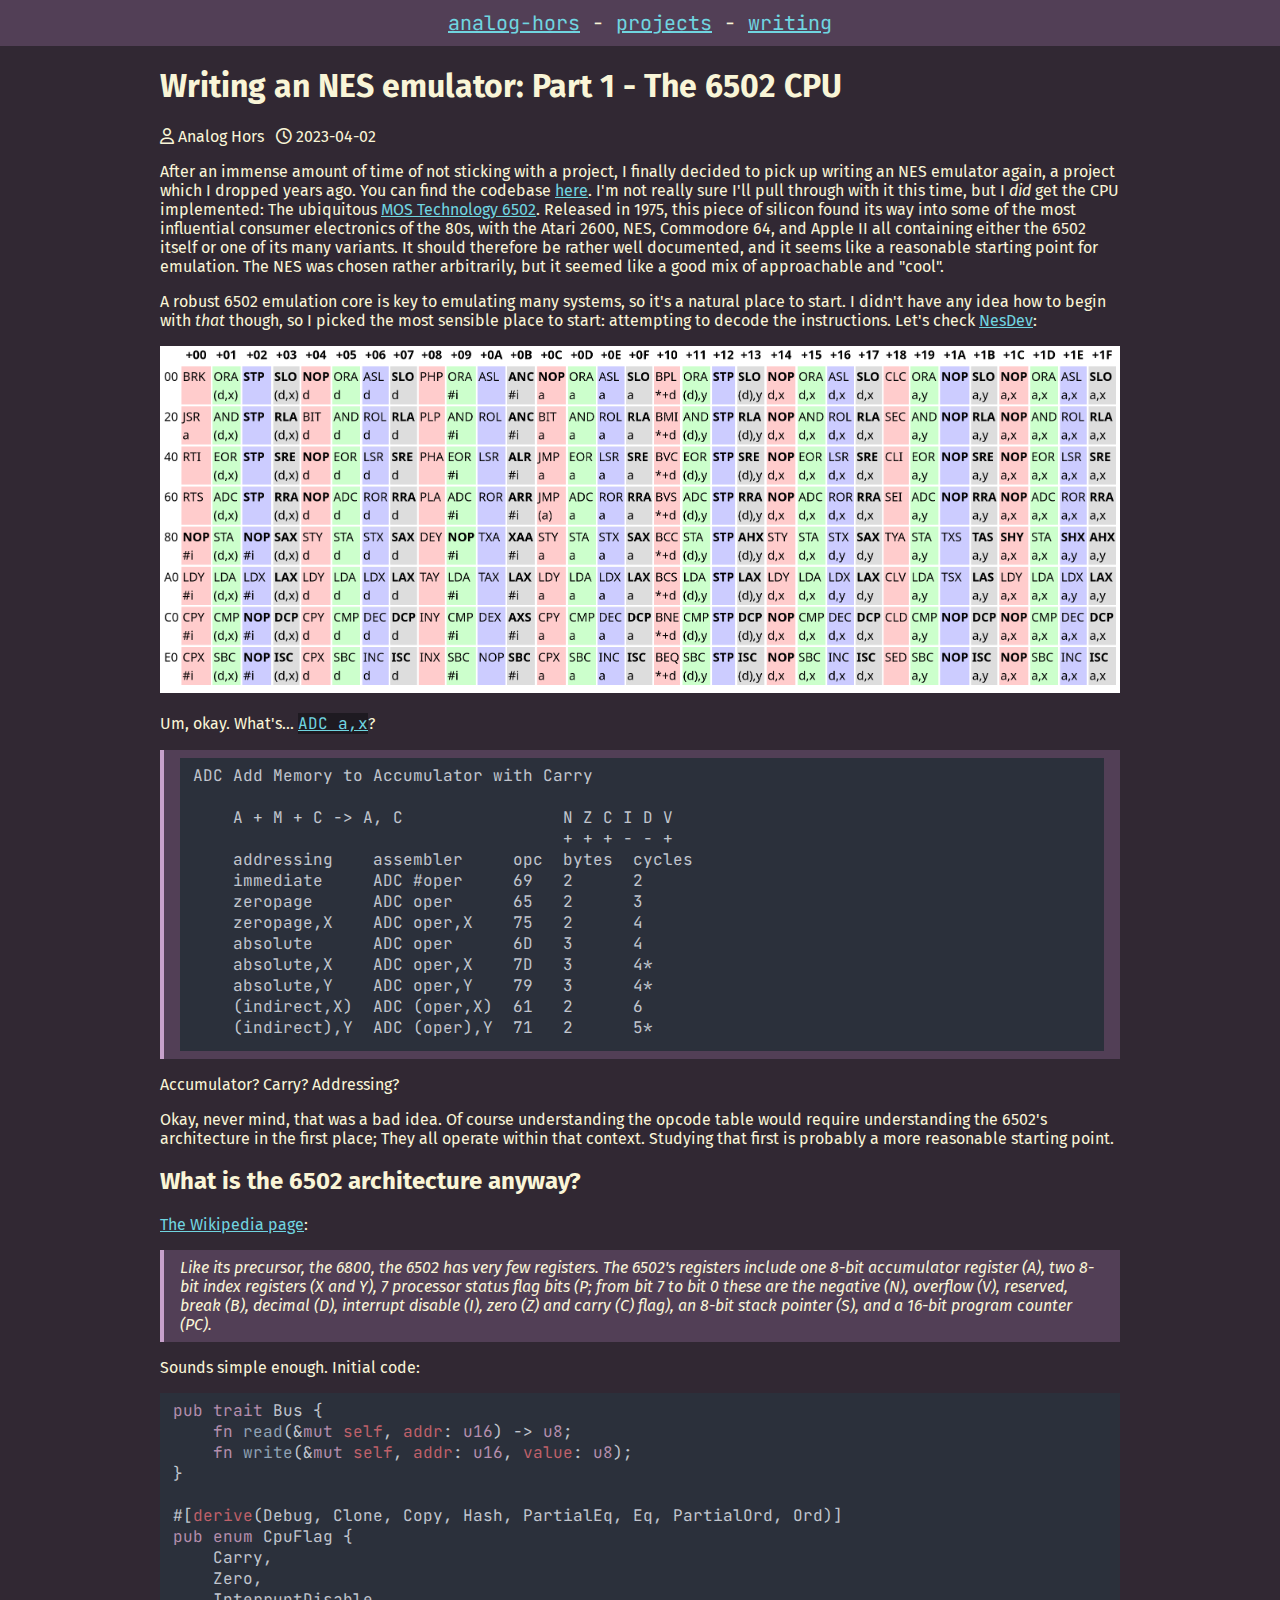
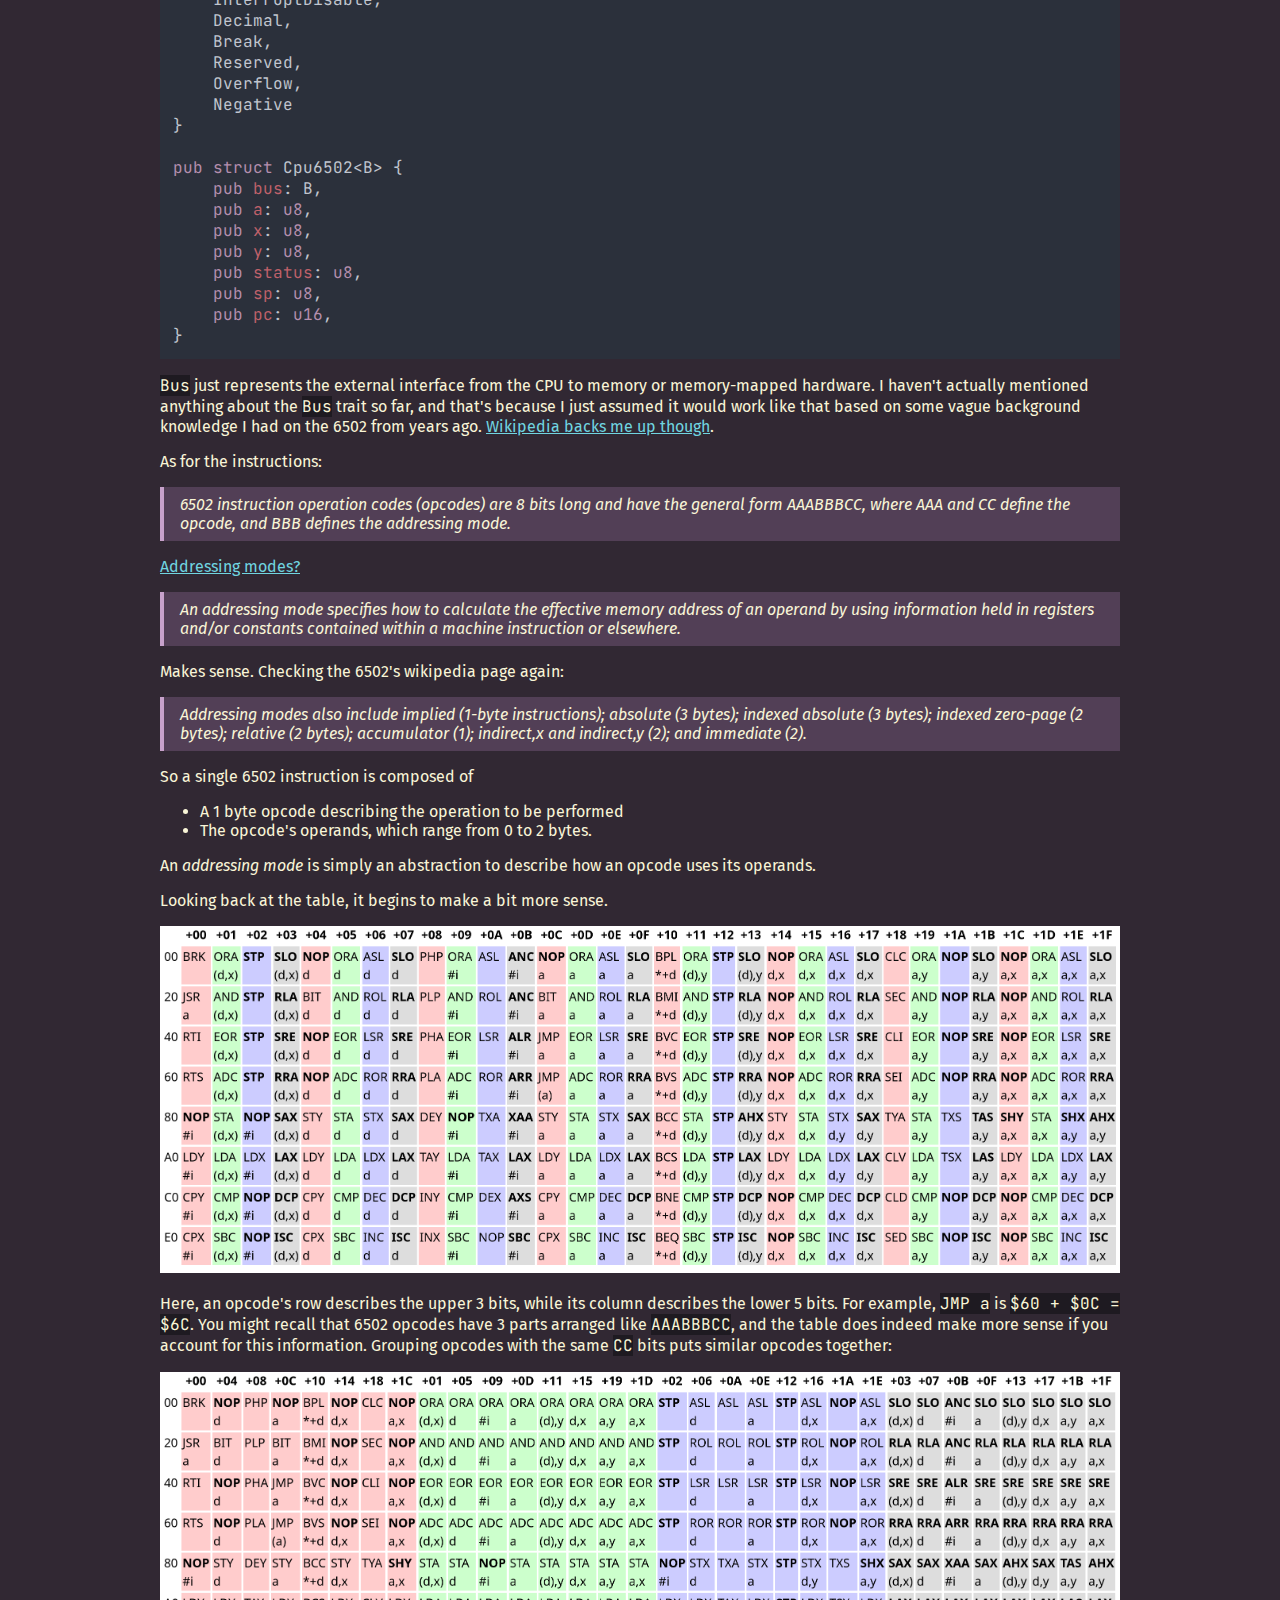
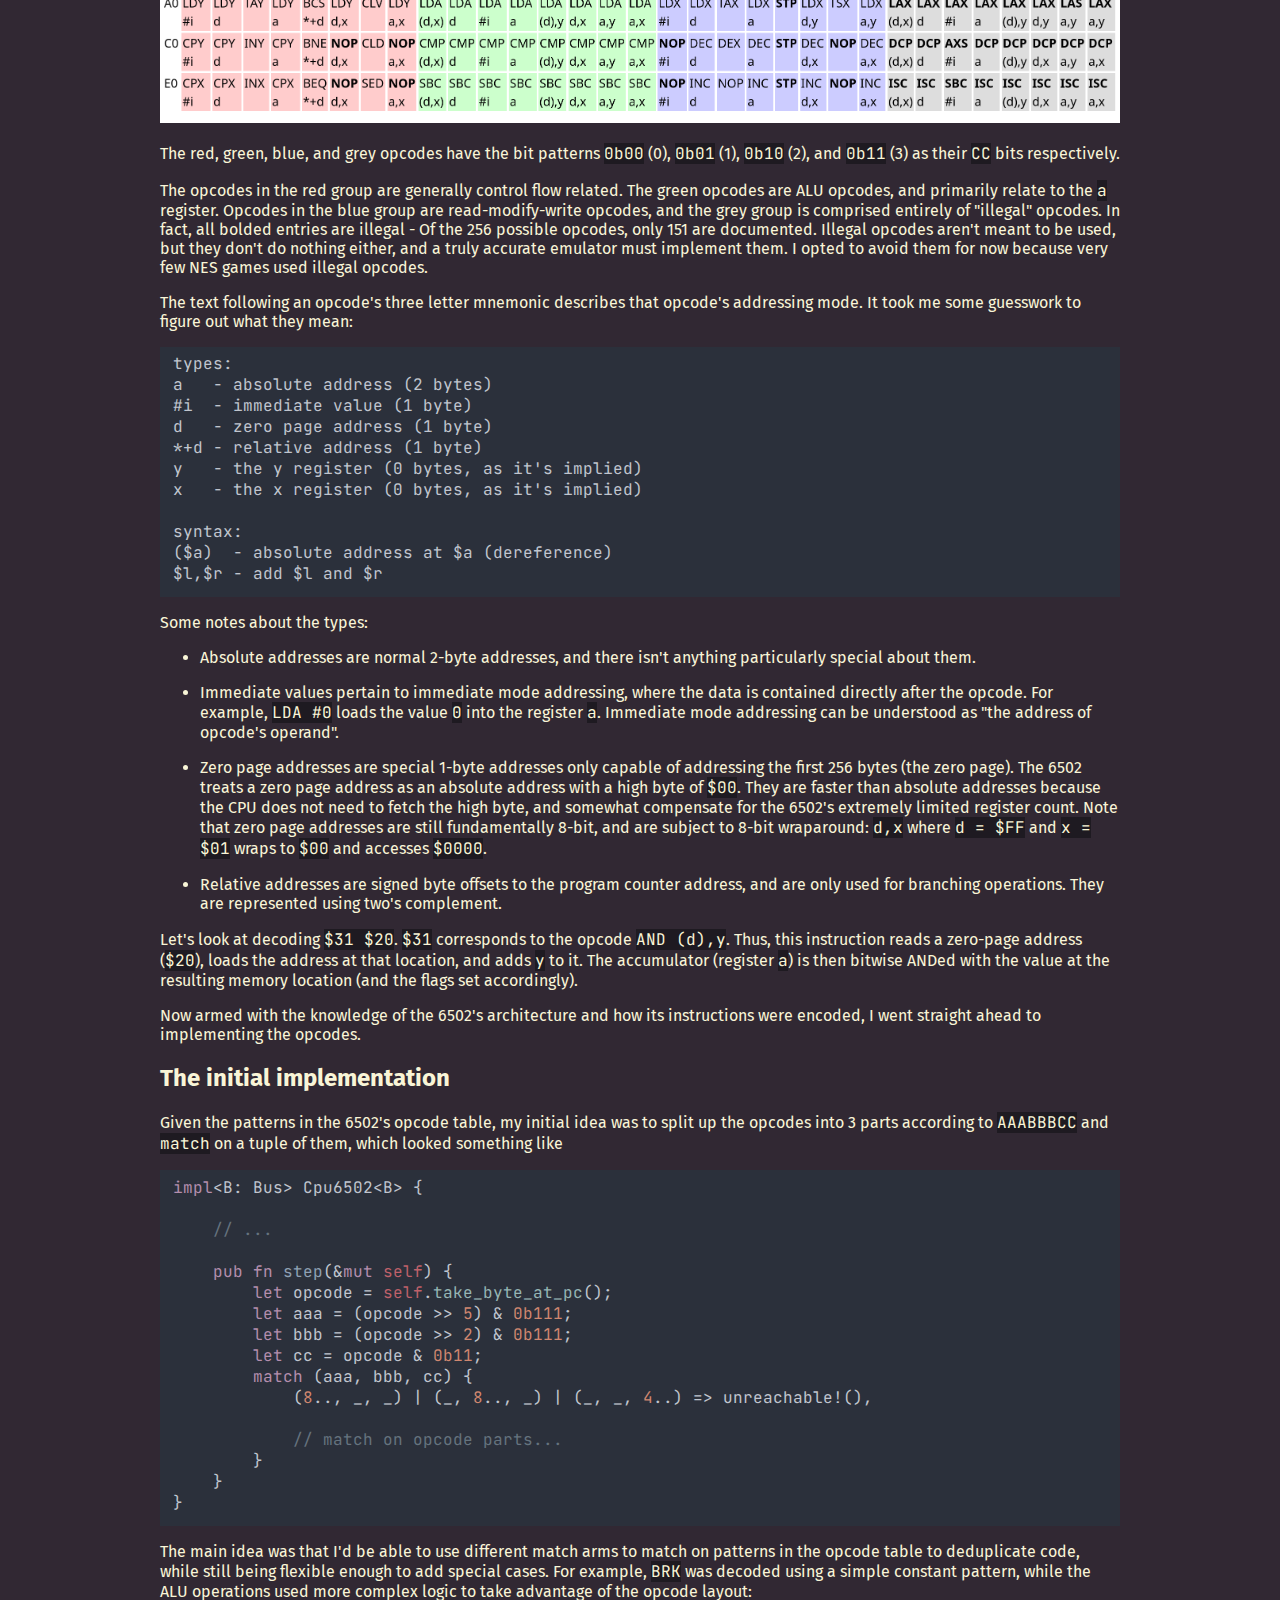
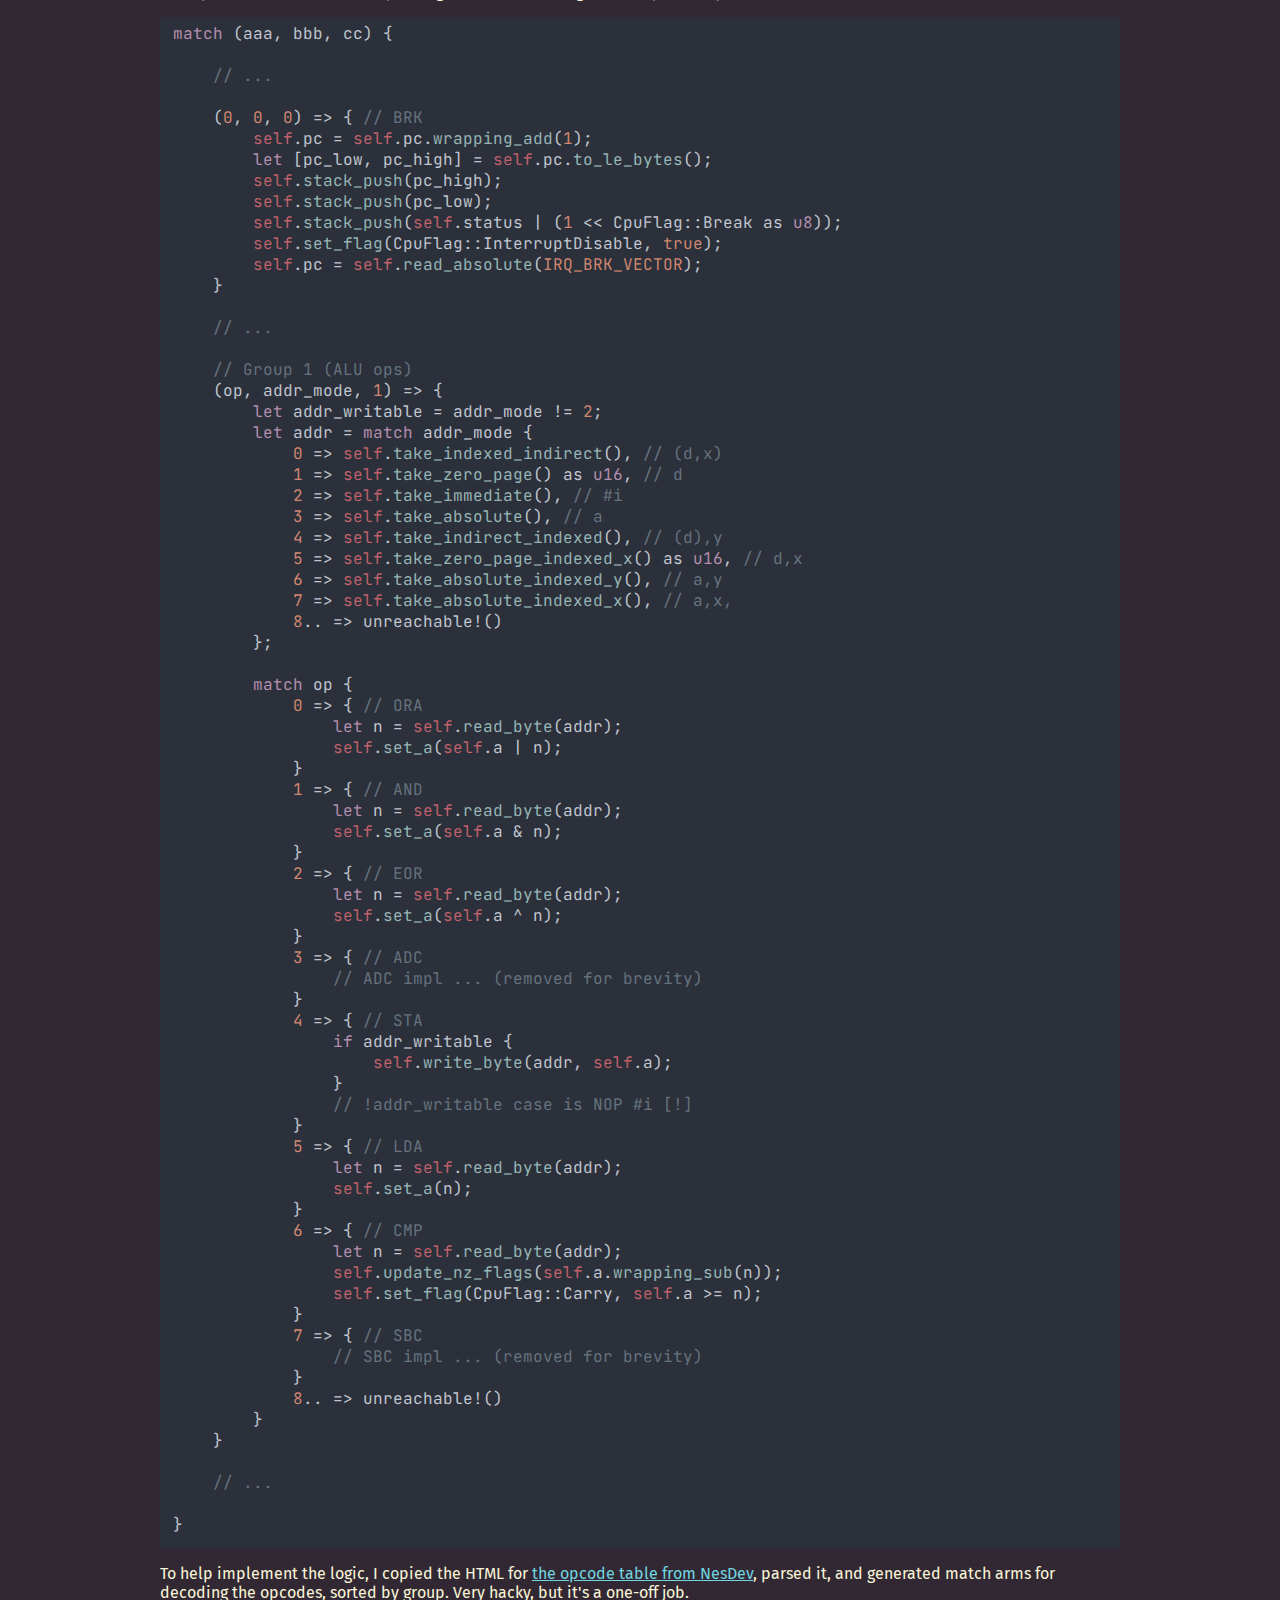
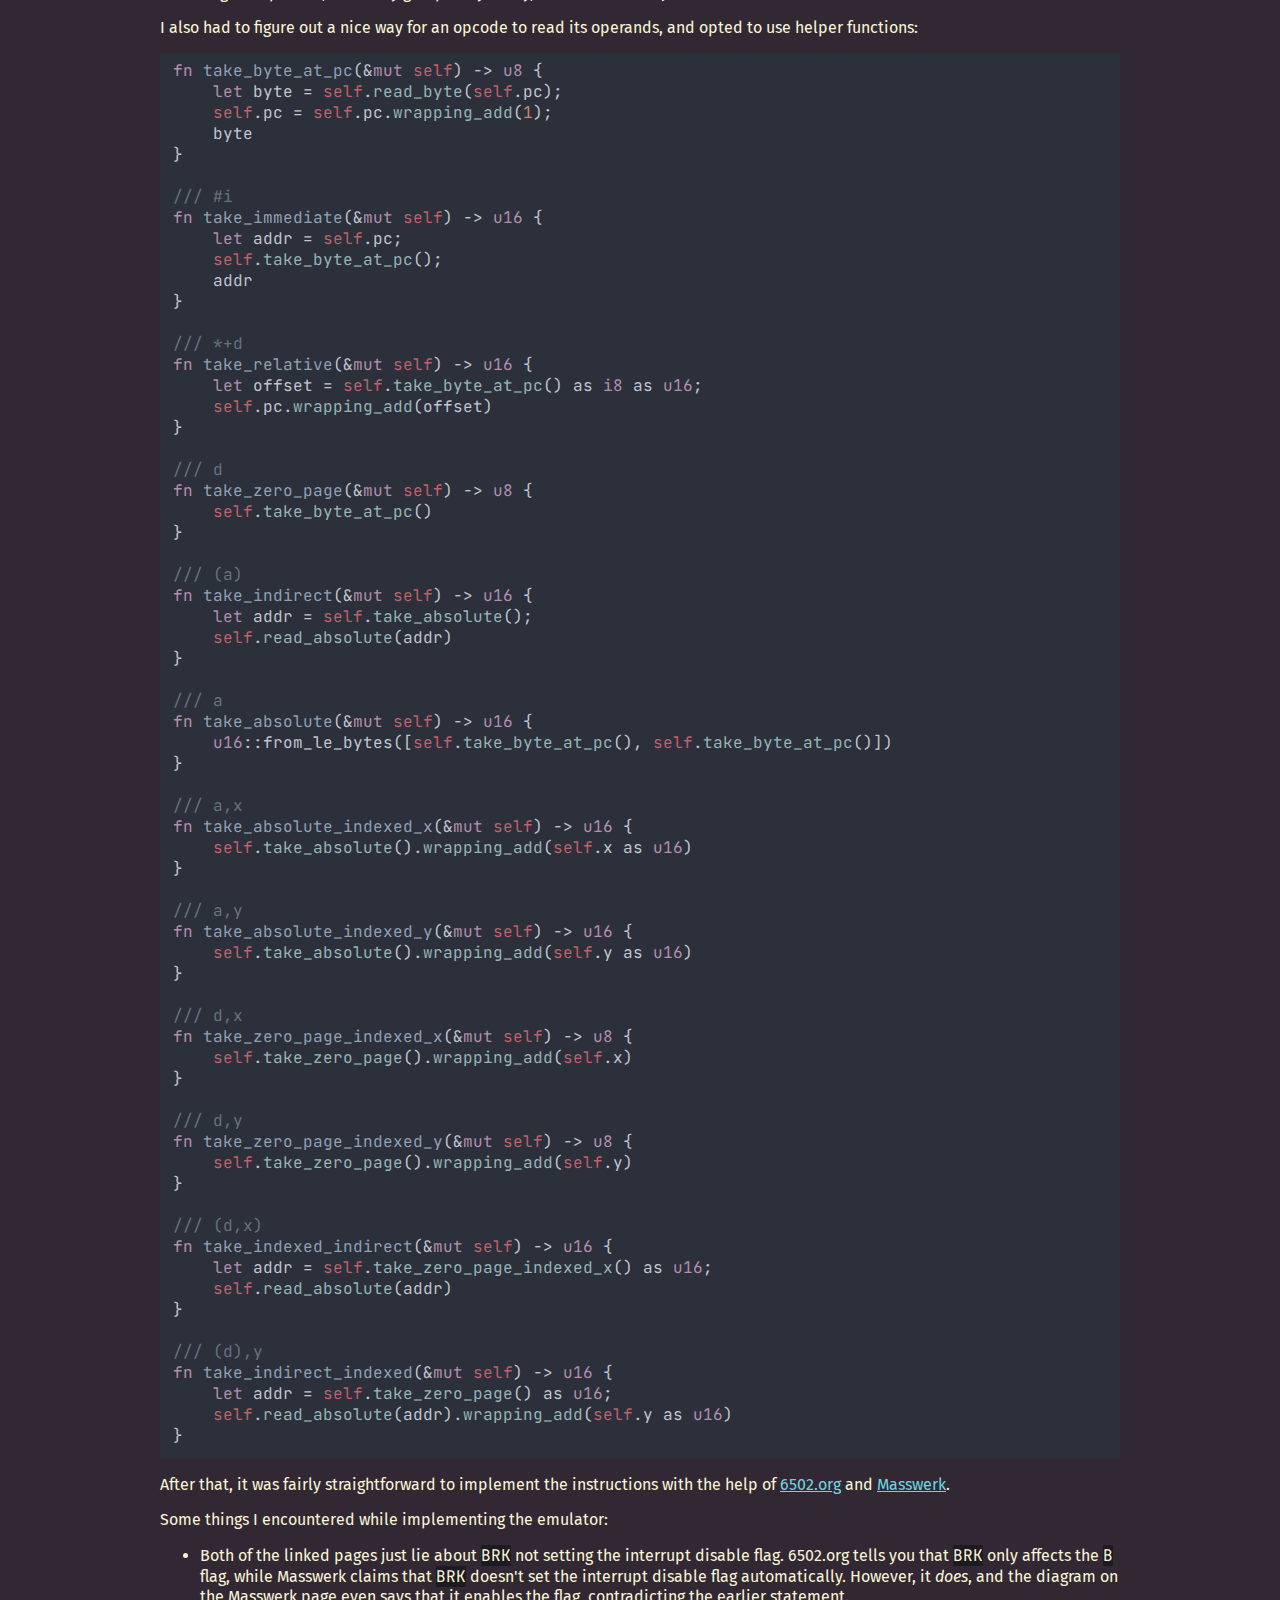
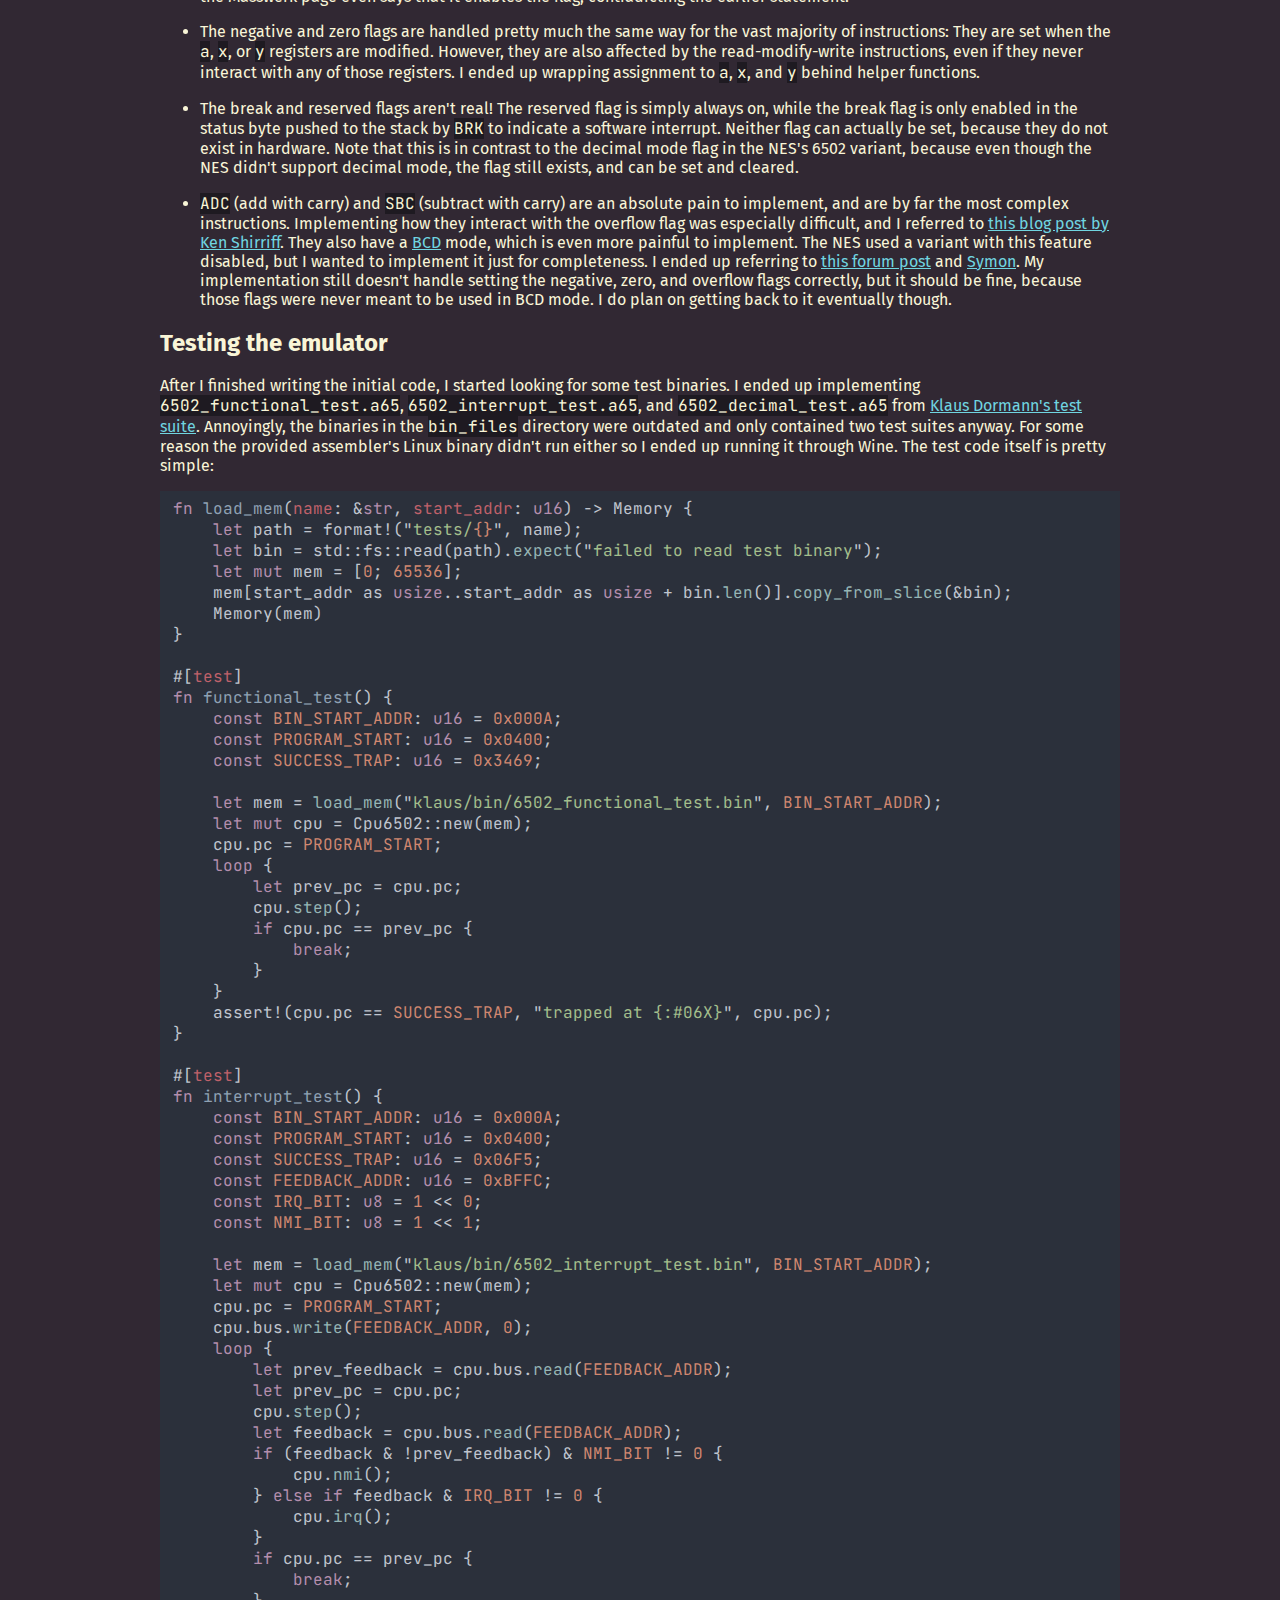
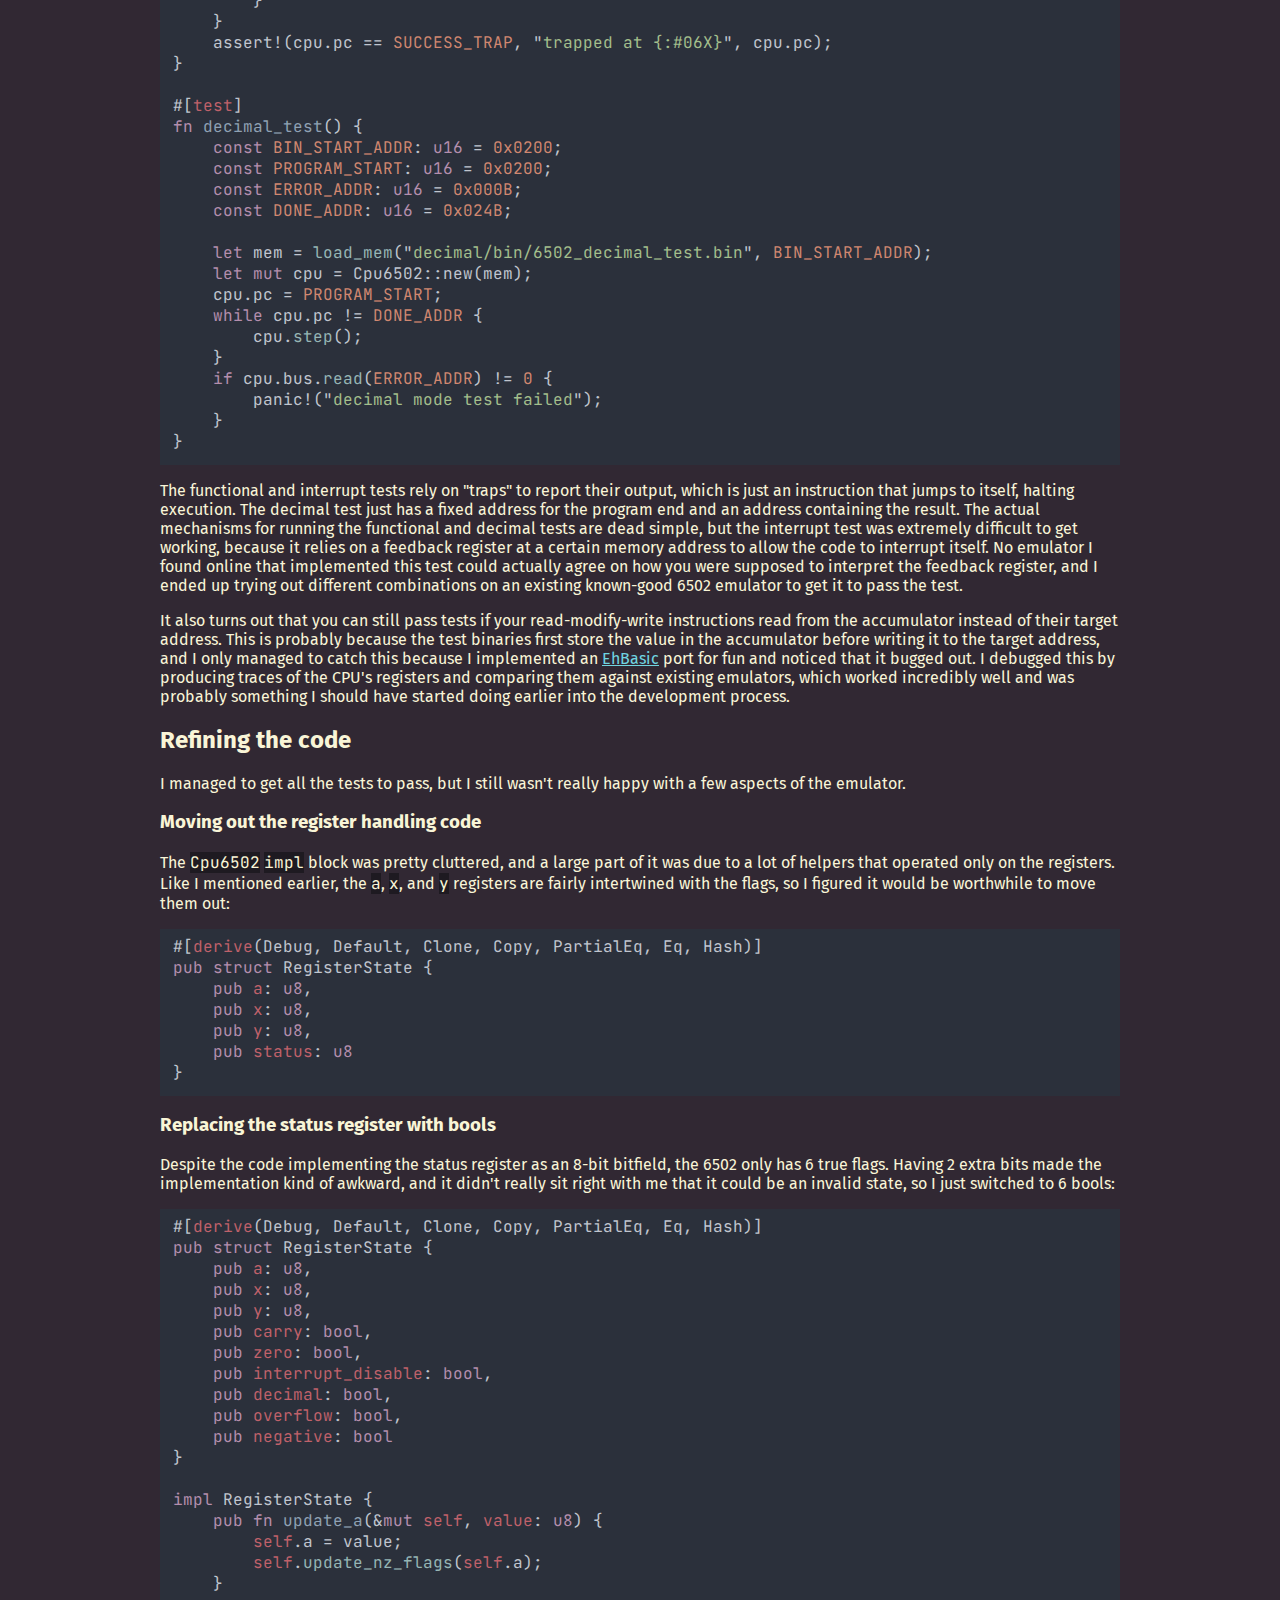
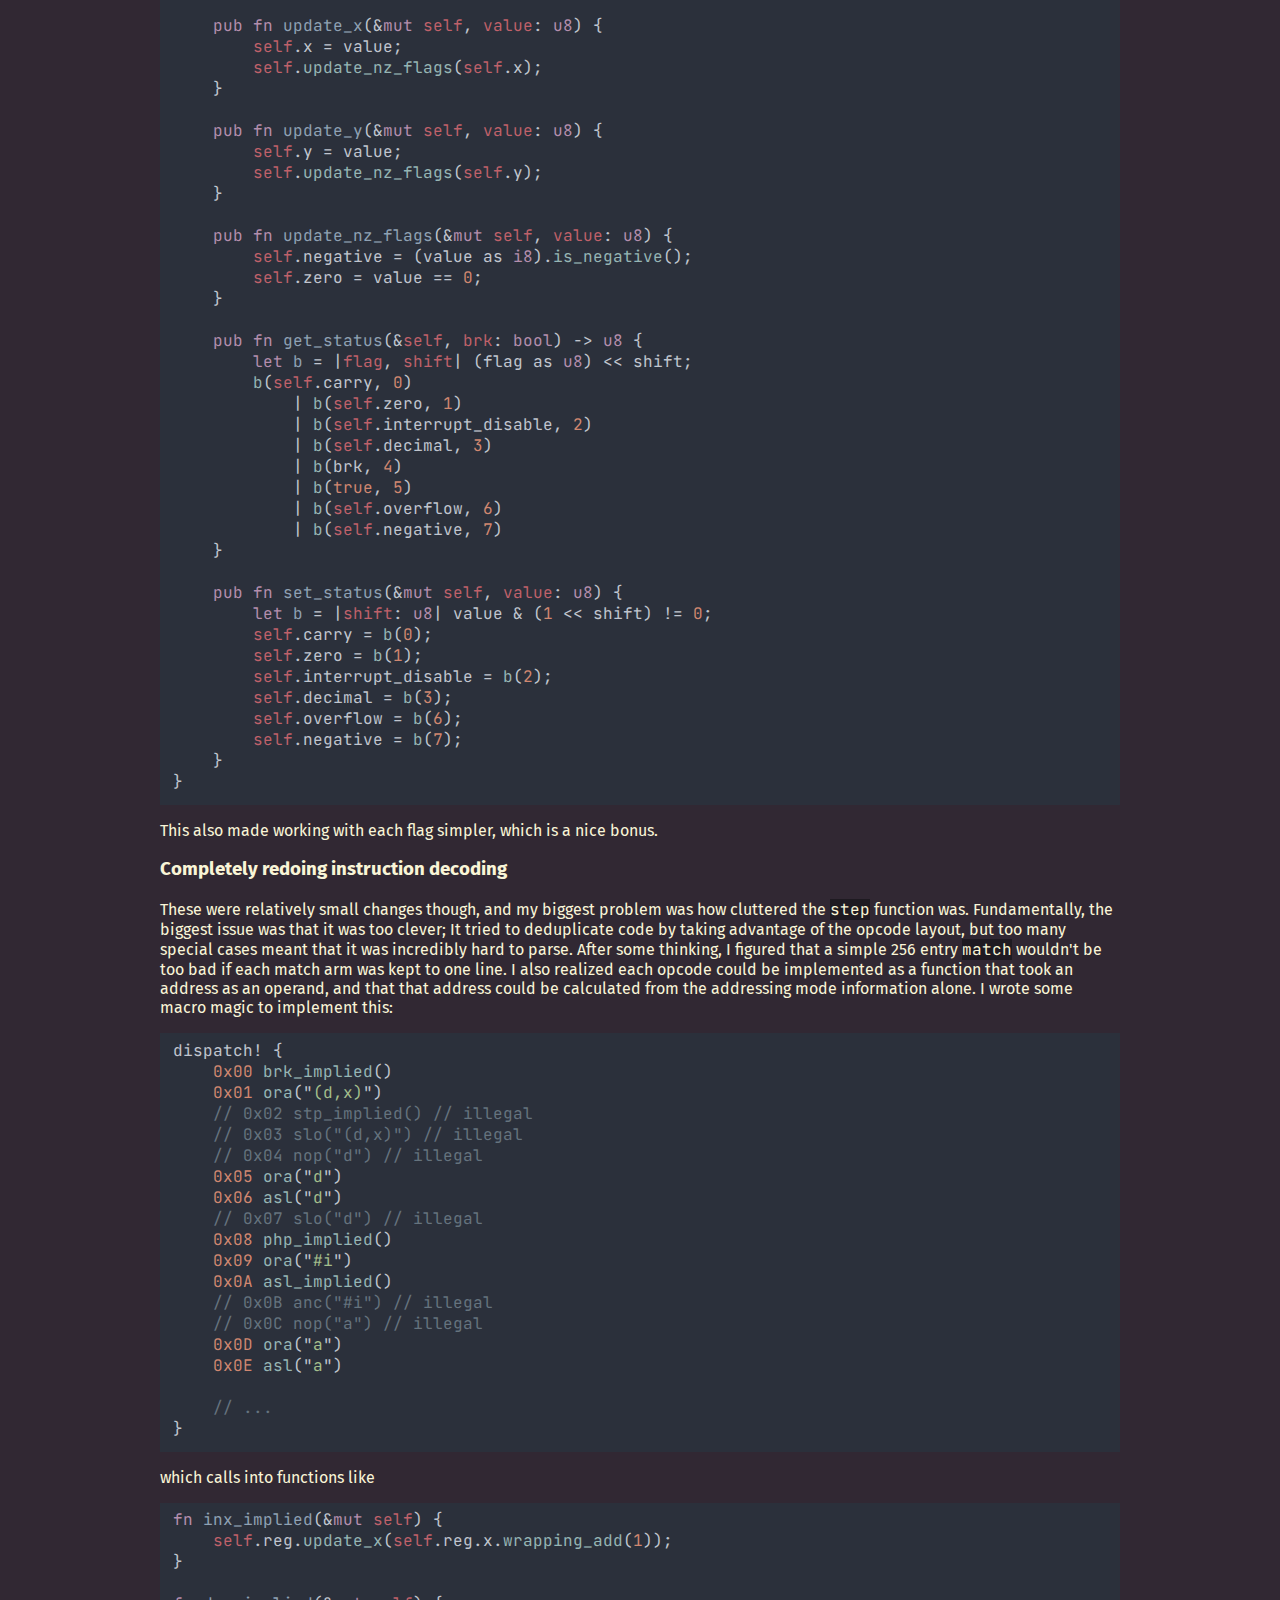
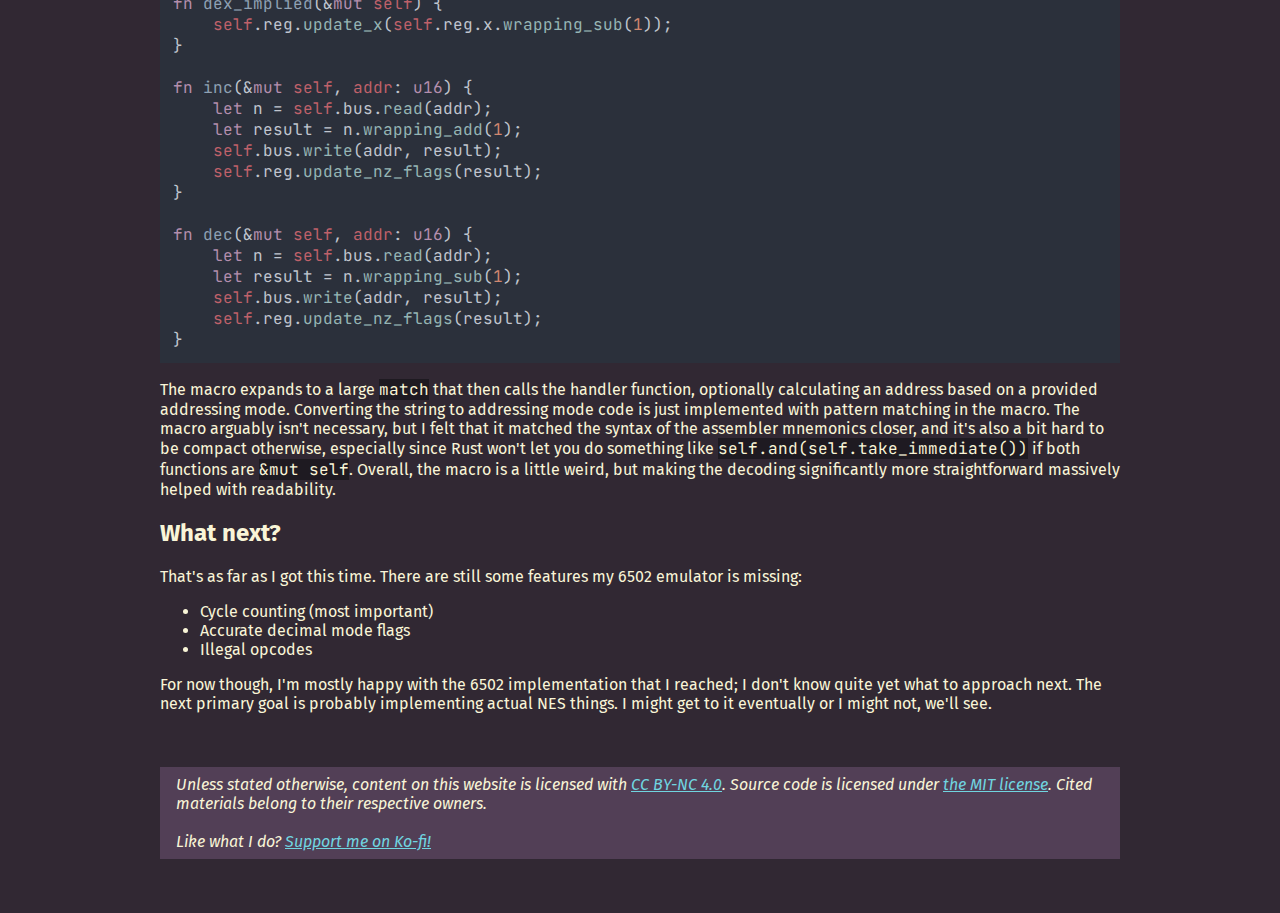
<file: pones-p1/index.html>
<!DOCTYPE html><html><head><meta charset="utf-8"><meta name="viewport" content="width=device-width, initial-scale=1.0"><meta name="theme-color" content="#C7A1CB"><meta property="og:type" content="article"><meta property="og:title" content="Writing an NES emulator: Part 1 - The 6502 CPU"><meta property="og:description" content="After an immense amount of time of not sticking with a project, I finally decided to pick up writing an NES emulator again, a project which I dropped years ago. I'm not really sure I'll pull through with it this time, but I did get the CPU implemented: The ubiquitous MOS Technology 6502."><meta property="og:url" content="https://analog-hors.github.io/pones-p1/"><meta property="og:site_name" content="Analog Hors"><meta property="og:image" content="https://analog-hors.github.io/site/shared/favicon.png"><meta property="og:image:width" content="512"><meta property="og:image:height" content="512"><meta property="og:locale" content="en-US"><title>Analog Hors - Writing an NES emulator: Part 1 - The 6502 CPU</title><link href="../shared/base.css" rel="stylesheet"><link rel="preconnect" href="https://fonts.googleapis.com"><link rel="preconnect" href="https://fonts.gstatic.com" crossorigin=""><link href="https://fonts.googleapis.com/css2?family=Fira+Sans:ital@0;1&amp;family=JetBrains+Mono&amp;display=swap" rel="stylesheet"><link href="../shared/fontawesome/css/fontawesome.min.css" rel="stylesheet"><link href="../shared/fontawesome/css/regular.min.css" rel="stylesheet"><link href="../shared/favicon.svg" rel="icon"></head><body><header><code><a href="../home/">analog-hors</a>&nbsp;-&nbsp;<a href="../projects/">projects</a>&nbsp;-&nbsp;<a href="../writing">writing</a></code></header><div id="content-container"><div id="content"><h1>Writing an NES emulator: Part 1 - The 6502 CPU</h1><p><i class="fa-regular fa-user"></i> Analog Hors&nbsp;&nbsp;&nbsp;<i class="fa-regular fa-clock"></i> 2023-04-02</p><p>After an immense amount of time of not sticking with a project, I finally decided to pick up writing an NES emulator again, a project which I dropped years ago. You can find the codebase <a href="https://github.com/analog-hors/pones">here</a>. I'm not really sure I'll pull through with it this time, but I <em>did</em> get the CPU implemented: The ubiquitous <a href="https://en.wikipedia.org/wiki/MOS_Technology_6502">MOS Technology 6502</a>. Released in 1975, this piece of silicon found its way into some of the most influential consumer electronics of the 80s, with the Atari 2600, NES, Commodore 64, and Apple II all containing either the 6502 itself or one of its many variants. It should therefore be rather well documented, and it seems like a reasonable starting point for emulation. The NES was chosen rather arbitrarily, but it seemed like a good mix of approachable and &quot;cool&quot;.</p>
<p>A robust 6502 emulation core is key to emulating many systems, so it's a natural place to start. I didn't have any idea how to begin with <em>that</em> though, so I picked the most sensible place to start: attempting to decode the instructions. Let's check <a href="https://www.nesdev.org/wiki/CPU_unofficial_opcodes">NesDev</a>:</p>
<img src="img/6502-opcode-table.png" style="width: 100%;" alt="The 6502 opcode table">
<p>Um, okay. What's... <a href="https://www.masswerk.at/6502/6502_instruction_set.html#ADC"><code>ADC a,x</code></a>?</p>
<blockquote>
<pre style="background-color:#2b303b;"><code><span style="color:#c0c5ce;">ADC Add Memory to Accumulator with Carry
</span><span style="color:#c0c5ce;">
</span><span style="color:#c0c5ce;">    A + M + C -&gt; A, C                N Z C I D V
</span><span style="color:#c0c5ce;">                                     + + + - - +
</span><span style="color:#c0c5ce;">    addressing    assembler     opc  bytes  cycles
</span><span style="color:#c0c5ce;">    immediate     ADC #oper     69   2      2  
</span><span style="color:#c0c5ce;">    zeropage      ADC oper      65   2      3  
</span><span style="color:#c0c5ce;">    zeropage,X    ADC oper,X    75   2      4  
</span><span style="color:#c0c5ce;">    absolute      ADC oper      6D   3      4  
</span><span style="color:#c0c5ce;">    absolute,X    ADC oper,X    7D   3      4* 
</span><span style="color:#c0c5ce;">    absolute,Y    ADC oper,Y    79   3      4* 
</span><span style="color:#c0c5ce;">    (indirect,X)  ADC (oper,X)  61   2      6  
</span><span style="color:#c0c5ce;">    (indirect),Y  ADC (oper),Y  71   2      5* 
</span></code></pre>
</blockquote>
<p>Accumulator? Carry? Addressing?</p>
<p>Okay, never mind, that was a bad idea. Of course understanding the opcode table would require understanding the 6502's architecture in the first place; They all operate within that context. Studying that first is probably a more reasonable starting point.</p>
<h2>What is the 6502 architecture anyway?</h2>
<p><a href="https://en.wikipedia.org/wiki/MOS_Technology_6502">The Wikipedia page</a>:</p>
<blockquote>
<p><em>Like its precursor, the 6800, the 6502 has very few registers. The 6502's registers include one 8-bit accumulator register (A), two 8-bit index registers (X and Y), 7 processor status flag bits (P; from bit 7 to bit 0 these are the negative (N), overflow (V), reserved, break (B), decimal (D), interrupt disable (I), zero (Z) and carry (C) flag), an 8-bit stack pointer (S), and a 16-bit program counter (PC).</em></p>
</blockquote>
<p>Sounds simple enough. Initial code:</p>
<pre style="background-color:#2b303b;"><code class="language-rust"><span style="color:#b48ead;">pub trait </span><span style="color:#c0c5ce;">Bus {
</span><span style="color:#c0c5ce;">    </span><span style="color:#b48ead;">fn </span><span style="color:#8fa1b3;">read</span><span style="color:#c0c5ce;">(&amp;</span><span style="color:#b48ead;">mut </span><span style="color:#bf616a;">self</span><span style="color:#c0c5ce;">, </span><span style="color:#bf616a;">addr</span><span style="color:#c0c5ce;">: </span><span style="color:#b48ead;">u16</span><span style="color:#c0c5ce;">) -&gt; </span><span style="color:#b48ead;">u8</span><span style="color:#c0c5ce;">;
</span><span style="color:#c0c5ce;">    </span><span style="color:#b48ead;">fn </span><span style="color:#8fa1b3;">write</span><span style="color:#c0c5ce;">(&amp;</span><span style="color:#b48ead;">mut </span><span style="color:#bf616a;">self</span><span style="color:#c0c5ce;">, </span><span style="color:#bf616a;">addr</span><span style="color:#c0c5ce;">: </span><span style="color:#b48ead;">u16</span><span style="color:#c0c5ce;">, </span><span style="color:#bf616a;">value</span><span style="color:#c0c5ce;">: </span><span style="color:#b48ead;">u8</span><span style="color:#c0c5ce;">);
</span><span style="color:#c0c5ce;">}
</span><span style="color:#c0c5ce;">
</span><span style="color:#c0c5ce;">#[</span><span style="color:#bf616a;">derive</span><span style="color:#c0c5ce;">(Debug, Clone, Copy, Hash, PartialEq, Eq, PartialOrd, Ord)]
</span><span style="color:#b48ead;">pub enum </span><span style="color:#c0c5ce;">CpuFlag {
</span><span style="color:#c0c5ce;">    Carry,
</span><span style="color:#c0c5ce;">    Zero,
</span><span style="color:#c0c5ce;">    InterruptDisable,
</span><span style="color:#c0c5ce;">    Decimal,
</span><span style="color:#c0c5ce;">    Break,
</span><span style="color:#c0c5ce;">    Reserved,
</span><span style="color:#c0c5ce;">    Overflow,
</span><span style="color:#c0c5ce;">    Negative
</span><span style="color:#c0c5ce;">}
</span><span style="color:#c0c5ce;">
</span><span style="color:#b48ead;">pub struct </span><span style="color:#c0c5ce;">Cpu6502&lt;B&gt; {
</span><span style="color:#c0c5ce;">    </span><span style="color:#b48ead;">pub </span><span style="color:#bf616a;">bus</span><span style="color:#c0c5ce;">: B,
</span><span style="color:#c0c5ce;">    </span><span style="color:#b48ead;">pub </span><span style="color:#bf616a;">a</span><span style="color:#c0c5ce;">: </span><span style="color:#b48ead;">u8</span><span style="color:#c0c5ce;">,
</span><span style="color:#c0c5ce;">    </span><span style="color:#b48ead;">pub </span><span style="color:#bf616a;">x</span><span style="color:#c0c5ce;">: </span><span style="color:#b48ead;">u8</span><span style="color:#c0c5ce;">,
</span><span style="color:#c0c5ce;">    </span><span style="color:#b48ead;">pub </span><span style="color:#bf616a;">y</span><span style="color:#c0c5ce;">: </span><span style="color:#b48ead;">u8</span><span style="color:#c0c5ce;">,
</span><span style="color:#c0c5ce;">    </span><span style="color:#b48ead;">pub </span><span style="color:#bf616a;">status</span><span style="color:#c0c5ce;">: </span><span style="color:#b48ead;">u8</span><span style="color:#c0c5ce;">,
</span><span style="color:#c0c5ce;">    </span><span style="color:#b48ead;">pub </span><span style="color:#bf616a;">sp</span><span style="color:#c0c5ce;">: </span><span style="color:#b48ead;">u8</span><span style="color:#c0c5ce;">,
</span><span style="color:#c0c5ce;">    </span><span style="color:#b48ead;">pub </span><span style="color:#bf616a;">pc</span><span style="color:#c0c5ce;">: </span><span style="color:#b48ead;">u16</span><span style="color:#c0c5ce;">,
</span><span style="color:#c0c5ce;">}
</span></code></pre>
<p><code>Bus</code> just represents the external interface from the CPU to memory or memory-mapped hardware. I haven't actually mentioned anything about the <code>Bus</code> trait so far, and that's because I just assumed it would work like that based on some vague background knowledge I had on the 6502 from years ago. <a href="https://en.wikipedia.org/wiki/Bus_(computing)">Wikipedia backs me up though</a>.</p>
<p>As for the instructions:</p>
<blockquote>
<p><em>6502 instruction operation codes (opcodes) are 8 bits long and have the general form AAABBBCC, where AAA and CC define the opcode, and BBB defines the addressing mode.</em></p>
</blockquote>
<p><a href="https://en.wikipedia.org/wiki/Addressing_mode">Addressing modes?</a></p>
<blockquote>
<p><em>An addressing mode specifies how to calculate the effective memory address of an operand by using information held in registers and/or constants contained within a machine instruction or elsewhere.</em></p>
</blockquote>
<p>Makes sense. Checking the 6502's wikipedia page again:</p>
<blockquote>
<p><em>Addressing modes also include implied (1-byte instructions); absolute (3 bytes); indexed absolute (3 bytes); indexed zero-page (2 bytes); relative (2 bytes); accumulator (1); indirect,x and indirect,y (2); and immediate (2).</em></p>
</blockquote>
<p>So a single 6502 instruction is composed of</p>
<ul>
<li>A 1 byte opcode describing the operation to be performed</li>
<li>The opcode's operands, which range from 0 to 2 bytes.</li>
</ul>
<p>An <em>addressing mode</em> is simply an abstraction to describe how an opcode uses its operands.</p>
<p>Looking back at the table, it begins to make a bit more sense.</p>
<img src="img/6502-opcode-table.png" style="width: 100%;" alt="The 6502 opcode table">
<p>Here, an opcode's row describes the upper 3 bits, while its column describes the lower 5 bits. For example, <code>JMP a</code> is <code>$60 + $0C = $6C</code>. You might recall that 6502 opcodes have 3 parts arranged like <code>AAABBBCC</code>, and the table does indeed make more sense if you account for this information. Grouping opcodes with the same <code>CC</code> bits puts similar opcodes together:</p>
<img src="img/6502-opcode-table-grouped.png" style="width: 100%;" alt="The 6502 opcode table grouped according to the lower 2 bits">
<p>The red, green, blue, and grey opcodes have the bit patterns <code>0b00</code> (0), <code>0b01</code> (1), <code>0b10</code> (2), and <code>0b11</code> (3) as their <code>CC</code> bits respectively.</p>
<p>The opcodes in the red group are generally control flow related. The green opcodes are ALU opcodes, and primarily relate to the <code>a</code> register. Opcodes in the blue group are read-modify-write opcodes, and the grey group is comprised entirely of &quot;illegal&quot; opcodes. In fact, all bolded entries are illegal - Of the 256 possible opcodes, only 151 are documented. Illegal opcodes aren't meant to be used, but they don't do nothing either, and a truly accurate emulator must implement them. I opted to avoid them for now because very few NES games used illegal opcodes.</p>
<p>The text following an opcode's three letter mnemonic describes that opcode's addressing mode. It took me some guesswork to figure out what they mean:</p>
<pre style="background-color:#2b303b;"><code><span style="color:#c0c5ce;">types:
</span><span style="color:#c0c5ce;">a   - absolute address (2 bytes)
</span><span style="color:#c0c5ce;">#i  - immediate value (1 byte)
</span><span style="color:#c0c5ce;">d   - zero page address (1 byte)
</span><span style="color:#c0c5ce;">*+d - relative address (1 byte)
</span><span style="color:#c0c5ce;">y   - the y register (0 bytes, as it&#39;s implied)
</span><span style="color:#c0c5ce;">x   - the x register (0 bytes, as it&#39;s implied)
</span><span style="color:#c0c5ce;">
</span><span style="color:#c0c5ce;">syntax:
</span><span style="color:#c0c5ce;">($a)  - absolute address at $a (dereference)
</span><span style="color:#c0c5ce;">$l,$r - add $l and $r
</span></code></pre>
<p>Some notes about the types:</p>
<ul>
<li>
<p>Absolute addresses are normal 2-byte addresses, and there isn't anything particularly special about them.</p>
</li>
<li>
<p>Immediate values pertain to immediate mode addressing, where the data is contained directly after the opcode. For example, <code>LDA #0</code> loads the value <code>0</code> into the register <code>a</code>. Immediate mode addressing can be understood as &quot;the address of opcode's operand&quot;.</p>
</li>
<li>
<p>Zero page addresses are special 1-byte addresses only capable of addressing the first 256 bytes (the zero page). The 6502 treats a zero page address as an absolute address with a high byte of <code>$00</code>. They are faster than absolute addresses because the CPU does not need to fetch the high byte, and somewhat compensate for the 6502's extremely limited register count. Note that zero page addresses are still fundamentally 8-bit, and are subject to 8-bit wraparound: <code>d,x</code> where <code>d = $FF</code> and <code>x = $01</code> wraps to <code>$00</code> and accesses <code>$0000</code>.</p>
</li>
<li>
<p>Relative addresses are signed byte offsets to the program counter address, and are only used for branching operations. They are represented using two's complement.</p>
</li>
</ul>
<p>Let's look at decoding <code>$31 $20</code>. <code>$31</code> corresponds to the opcode <code>AND (d),y</code>. Thus, this instruction reads a zero-page address (<code>$20</code>), loads the address at that location, and adds <code>y</code> to it. The accumulator (register <code>a</code>) is then bitwise ANDed with the value at the resulting memory location (and the flags set accordingly).</p>
<p>Now armed with the knowledge of the 6502's architecture and how its instructions were encoded, I went straight ahead to implementing the opcodes.</p>
<h2>The initial implementation</h2>
<p>Given the patterns in the 6502's opcode table, my initial idea was to split up the opcodes into 3 parts according to <code>AAABBBCC</code> and <code>match</code> on a tuple of them, which looked something like</p>
<pre style="background-color:#2b303b;"><code class="language-rust"><span style="color:#b48ead;">impl</span><span style="color:#c0c5ce;">&lt;B: Bus&gt; Cpu6502&lt;B&gt; {
</span><span style="color:#c0c5ce;">
</span><span style="color:#c0c5ce;">    </span><span style="color:#65737e;">// ...
</span><span style="color:#c0c5ce;">
</span><span style="color:#c0c5ce;">    </span><span style="color:#b48ead;">pub fn </span><span style="color:#8fa1b3;">step</span><span style="color:#c0c5ce;">(&amp;</span><span style="color:#b48ead;">mut </span><span style="color:#bf616a;">self</span><span style="color:#c0c5ce;">) {
</span><span style="color:#c0c5ce;">        </span><span style="color:#b48ead;">let</span><span style="color:#c0c5ce;"> opcode = </span><span style="color:#bf616a;">self</span><span style="color:#c0c5ce;">.</span><span style="color:#96b5b4;">take_byte_at_pc</span><span style="color:#c0c5ce;">();
</span><span style="color:#c0c5ce;">        </span><span style="color:#b48ead;">let</span><span style="color:#c0c5ce;"> aaa = (opcode &gt;&gt; </span><span style="color:#d08770;">5</span><span style="color:#c0c5ce;">) &amp; </span><span style="color:#d08770;">0b111</span><span style="color:#c0c5ce;">;
</span><span style="color:#c0c5ce;">        </span><span style="color:#b48ead;">let</span><span style="color:#c0c5ce;"> bbb = (opcode &gt;&gt; </span><span style="color:#d08770;">2</span><span style="color:#c0c5ce;">) &amp; </span><span style="color:#d08770;">0b111</span><span style="color:#c0c5ce;">;
</span><span style="color:#c0c5ce;">        </span><span style="color:#b48ead;">let</span><span style="color:#c0c5ce;"> cc = opcode &amp; </span><span style="color:#d08770;">0b11</span><span style="color:#c0c5ce;">;
</span><span style="color:#c0c5ce;">        </span><span style="color:#b48ead;">match </span><span style="color:#c0c5ce;">(aaa, bbb, cc) {
</span><span style="color:#c0c5ce;">            (</span><span style="color:#d08770;">8</span><span style="color:#c0c5ce;">.., _, _) | (_, </span><span style="color:#d08770;">8</span><span style="color:#c0c5ce;">.., _) | (_, _, </span><span style="color:#d08770;">4</span><span style="color:#c0c5ce;">..) =&gt; unreachable!(),
</span><span style="color:#c0c5ce;">            
</span><span style="color:#c0c5ce;">            </span><span style="color:#65737e;">// match on opcode parts...
</span><span style="color:#c0c5ce;">        }
</span><span style="color:#c0c5ce;">    }
</span><span style="color:#c0c5ce;">}
</span></code></pre>
<p>The main idea was that I'd be able to use different match arms to match on patterns in the opcode table to deduplicate code, while still being flexible enough to add special cases. For example, <code>BRK</code> was decoded using a simple constant pattern, while the ALU operations used more complex logic to take advantage of the opcode layout:</p>
<pre style="background-color:#2b303b;"><code class="language-rust"><span style="color:#b48ead;">match </span><span style="color:#c0c5ce;">(aaa, bbb, cc) {
</span><span style="color:#c0c5ce;">
</span><span style="color:#c0c5ce;">    </span><span style="color:#65737e;">// ...
</span><span style="color:#c0c5ce;">
</span><span style="color:#c0c5ce;">    (</span><span style="color:#d08770;">0</span><span style="color:#c0c5ce;">, </span><span style="color:#d08770;">0</span><span style="color:#c0c5ce;">, </span><span style="color:#d08770;">0</span><span style="color:#c0c5ce;">) =&gt; { </span><span style="color:#65737e;">// BRK
</span><span style="color:#c0c5ce;">        </span><span style="color:#bf616a;">self</span><span style="color:#c0c5ce;">.pc = </span><span style="color:#bf616a;">self</span><span style="color:#c0c5ce;">.pc.</span><span style="color:#96b5b4;">wrapping_add</span><span style="color:#c0c5ce;">(</span><span style="color:#d08770;">1</span><span style="color:#c0c5ce;">);
</span><span style="color:#c0c5ce;">        </span><span style="color:#b48ead;">let </span><span style="color:#c0c5ce;">[pc_low, pc_high] = </span><span style="color:#bf616a;">self</span><span style="color:#c0c5ce;">.pc.</span><span style="color:#96b5b4;">to_le_bytes</span><span style="color:#c0c5ce;">();
</span><span style="color:#c0c5ce;">        </span><span style="color:#bf616a;">self</span><span style="color:#c0c5ce;">.</span><span style="color:#96b5b4;">stack_push</span><span style="color:#c0c5ce;">(pc_high);
</span><span style="color:#c0c5ce;">        </span><span style="color:#bf616a;">self</span><span style="color:#c0c5ce;">.</span><span style="color:#96b5b4;">stack_push</span><span style="color:#c0c5ce;">(pc_low);
</span><span style="color:#c0c5ce;">        </span><span style="color:#bf616a;">self</span><span style="color:#c0c5ce;">.</span><span style="color:#96b5b4;">stack_push</span><span style="color:#c0c5ce;">(</span><span style="color:#bf616a;">self</span><span style="color:#c0c5ce;">.status | (</span><span style="color:#d08770;">1 </span><span style="color:#c0c5ce;">&lt;&lt; CpuFlag::Break as </span><span style="color:#b48ead;">u8</span><span style="color:#c0c5ce;">));
</span><span style="color:#c0c5ce;">        </span><span style="color:#bf616a;">self</span><span style="color:#c0c5ce;">.</span><span style="color:#96b5b4;">set_flag</span><span style="color:#c0c5ce;">(CpuFlag::InterruptDisable, </span><span style="color:#d08770;">true</span><span style="color:#c0c5ce;">);
</span><span style="color:#c0c5ce;">        </span><span style="color:#bf616a;">self</span><span style="color:#c0c5ce;">.pc = </span><span style="color:#bf616a;">self</span><span style="color:#c0c5ce;">.</span><span style="color:#96b5b4;">read_absolute</span><span style="color:#c0c5ce;">(</span><span style="color:#d08770;">IRQ_BRK_VECTOR</span><span style="color:#c0c5ce;">);
</span><span style="color:#c0c5ce;">    }
</span><span style="color:#c0c5ce;">
</span><span style="color:#c0c5ce;">    </span><span style="color:#65737e;">// ...
</span><span style="color:#c0c5ce;">
</span><span style="color:#c0c5ce;">    </span><span style="color:#65737e;">// Group 1 (ALU ops)
</span><span style="color:#c0c5ce;">    (op, addr_mode, </span><span style="color:#d08770;">1</span><span style="color:#c0c5ce;">) =&gt; {
</span><span style="color:#c0c5ce;">        </span><span style="color:#b48ead;">let</span><span style="color:#c0c5ce;"> addr_writable = addr_mode != </span><span style="color:#d08770;">2</span><span style="color:#c0c5ce;">;
</span><span style="color:#c0c5ce;">        </span><span style="color:#b48ead;">let</span><span style="color:#c0c5ce;"> addr = </span><span style="color:#b48ead;">match</span><span style="color:#c0c5ce;"> addr_mode {
</span><span style="color:#c0c5ce;">            </span><span style="color:#d08770;">0 </span><span style="color:#c0c5ce;">=&gt; </span><span style="color:#bf616a;">self</span><span style="color:#c0c5ce;">.</span><span style="color:#96b5b4;">take_indexed_indirect</span><span style="color:#c0c5ce;">(), </span><span style="color:#65737e;">// (d,x)
</span><span style="color:#c0c5ce;">            </span><span style="color:#d08770;">1 </span><span style="color:#c0c5ce;">=&gt; </span><span style="color:#bf616a;">self</span><span style="color:#c0c5ce;">.</span><span style="color:#96b5b4;">take_zero_page</span><span style="color:#c0c5ce;">() as </span><span style="color:#b48ead;">u16</span><span style="color:#c0c5ce;">, </span><span style="color:#65737e;">// d
</span><span style="color:#c0c5ce;">            </span><span style="color:#d08770;">2 </span><span style="color:#c0c5ce;">=&gt; </span><span style="color:#bf616a;">self</span><span style="color:#c0c5ce;">.</span><span style="color:#96b5b4;">take_immediate</span><span style="color:#c0c5ce;">(), </span><span style="color:#65737e;">// #i
</span><span style="color:#c0c5ce;">            </span><span style="color:#d08770;">3 </span><span style="color:#c0c5ce;">=&gt; </span><span style="color:#bf616a;">self</span><span style="color:#c0c5ce;">.</span><span style="color:#96b5b4;">take_absolute</span><span style="color:#c0c5ce;">(), </span><span style="color:#65737e;">// a
</span><span style="color:#c0c5ce;">            </span><span style="color:#d08770;">4 </span><span style="color:#c0c5ce;">=&gt; </span><span style="color:#bf616a;">self</span><span style="color:#c0c5ce;">.</span><span style="color:#96b5b4;">take_indirect_indexed</span><span style="color:#c0c5ce;">(), </span><span style="color:#65737e;">// (d),y
</span><span style="color:#c0c5ce;">            </span><span style="color:#d08770;">5 </span><span style="color:#c0c5ce;">=&gt; </span><span style="color:#bf616a;">self</span><span style="color:#c0c5ce;">.</span><span style="color:#96b5b4;">take_zero_page_indexed_x</span><span style="color:#c0c5ce;">() as </span><span style="color:#b48ead;">u16</span><span style="color:#c0c5ce;">, </span><span style="color:#65737e;">// d,x
</span><span style="color:#c0c5ce;">            </span><span style="color:#d08770;">6 </span><span style="color:#c0c5ce;">=&gt; </span><span style="color:#bf616a;">self</span><span style="color:#c0c5ce;">.</span><span style="color:#96b5b4;">take_absolute_indexed_y</span><span style="color:#c0c5ce;">(), </span><span style="color:#65737e;">// a,y
</span><span style="color:#c0c5ce;">            </span><span style="color:#d08770;">7 </span><span style="color:#c0c5ce;">=&gt; </span><span style="color:#bf616a;">self</span><span style="color:#c0c5ce;">.</span><span style="color:#96b5b4;">take_absolute_indexed_x</span><span style="color:#c0c5ce;">(), </span><span style="color:#65737e;">// a,x,
</span><span style="color:#c0c5ce;">            </span><span style="color:#d08770;">8</span><span style="color:#c0c5ce;">.. =&gt; unreachable!()
</span><span style="color:#c0c5ce;">        };
</span><span style="color:#c0c5ce;">
</span><span style="color:#c0c5ce;">        </span><span style="color:#b48ead;">match</span><span style="color:#c0c5ce;"> op {
</span><span style="color:#c0c5ce;">            </span><span style="color:#d08770;">0 </span><span style="color:#c0c5ce;">=&gt; { </span><span style="color:#65737e;">// ORA
</span><span style="color:#c0c5ce;">                </span><span style="color:#b48ead;">let</span><span style="color:#c0c5ce;"> n = </span><span style="color:#bf616a;">self</span><span style="color:#c0c5ce;">.</span><span style="color:#96b5b4;">read_byte</span><span style="color:#c0c5ce;">(addr);
</span><span style="color:#c0c5ce;">                </span><span style="color:#bf616a;">self</span><span style="color:#c0c5ce;">.</span><span style="color:#96b5b4;">set_a</span><span style="color:#c0c5ce;">(</span><span style="color:#bf616a;">self</span><span style="color:#c0c5ce;">.a | n);
</span><span style="color:#c0c5ce;">            }
</span><span style="color:#c0c5ce;">            </span><span style="color:#d08770;">1 </span><span style="color:#c0c5ce;">=&gt; { </span><span style="color:#65737e;">// AND
</span><span style="color:#c0c5ce;">                </span><span style="color:#b48ead;">let</span><span style="color:#c0c5ce;"> n = </span><span style="color:#bf616a;">self</span><span style="color:#c0c5ce;">.</span><span style="color:#96b5b4;">read_byte</span><span style="color:#c0c5ce;">(addr);
</span><span style="color:#c0c5ce;">                </span><span style="color:#bf616a;">self</span><span style="color:#c0c5ce;">.</span><span style="color:#96b5b4;">set_a</span><span style="color:#c0c5ce;">(</span><span style="color:#bf616a;">self</span><span style="color:#c0c5ce;">.a &amp; n);
</span><span style="color:#c0c5ce;">            }
</span><span style="color:#c0c5ce;">            </span><span style="color:#d08770;">2 </span><span style="color:#c0c5ce;">=&gt; { </span><span style="color:#65737e;">// EOR
</span><span style="color:#c0c5ce;">                </span><span style="color:#b48ead;">let</span><span style="color:#c0c5ce;"> n = </span><span style="color:#bf616a;">self</span><span style="color:#c0c5ce;">.</span><span style="color:#96b5b4;">read_byte</span><span style="color:#c0c5ce;">(addr);
</span><span style="color:#c0c5ce;">                </span><span style="color:#bf616a;">self</span><span style="color:#c0c5ce;">.</span><span style="color:#96b5b4;">set_a</span><span style="color:#c0c5ce;">(</span><span style="color:#bf616a;">self</span><span style="color:#c0c5ce;">.a ^ n);
</span><span style="color:#c0c5ce;">            }
</span><span style="color:#c0c5ce;">            </span><span style="color:#d08770;">3 </span><span style="color:#c0c5ce;">=&gt; { </span><span style="color:#65737e;">// ADC
</span><span style="color:#c0c5ce;">                </span><span style="color:#65737e;">// ADC impl ... (removed for brevity)
</span><span style="color:#c0c5ce;">            }
</span><span style="color:#c0c5ce;">            </span><span style="color:#d08770;">4 </span><span style="color:#c0c5ce;">=&gt; { </span><span style="color:#65737e;">// STA
</span><span style="color:#c0c5ce;">                </span><span style="color:#b48ead;">if</span><span style="color:#c0c5ce;"> addr_writable {
</span><span style="color:#c0c5ce;">                    </span><span style="color:#bf616a;">self</span><span style="color:#c0c5ce;">.</span><span style="color:#96b5b4;">write_byte</span><span style="color:#c0c5ce;">(addr, </span><span style="color:#bf616a;">self</span><span style="color:#c0c5ce;">.a);
</span><span style="color:#c0c5ce;">                }
</span><span style="color:#c0c5ce;">                </span><span style="color:#65737e;">// !addr_writable case is NOP #i [!]
</span><span style="color:#c0c5ce;">            }
</span><span style="color:#c0c5ce;">            </span><span style="color:#d08770;">5 </span><span style="color:#c0c5ce;">=&gt; { </span><span style="color:#65737e;">// LDA
</span><span style="color:#c0c5ce;">                </span><span style="color:#b48ead;">let</span><span style="color:#c0c5ce;"> n = </span><span style="color:#bf616a;">self</span><span style="color:#c0c5ce;">.</span><span style="color:#96b5b4;">read_byte</span><span style="color:#c0c5ce;">(addr);
</span><span style="color:#c0c5ce;">                </span><span style="color:#bf616a;">self</span><span style="color:#c0c5ce;">.</span><span style="color:#96b5b4;">set_a</span><span style="color:#c0c5ce;">(n);
</span><span style="color:#c0c5ce;">            }
</span><span style="color:#c0c5ce;">            </span><span style="color:#d08770;">6 </span><span style="color:#c0c5ce;">=&gt; { </span><span style="color:#65737e;">// CMP
</span><span style="color:#c0c5ce;">                </span><span style="color:#b48ead;">let</span><span style="color:#c0c5ce;"> n = </span><span style="color:#bf616a;">self</span><span style="color:#c0c5ce;">.</span><span style="color:#96b5b4;">read_byte</span><span style="color:#c0c5ce;">(addr);
</span><span style="color:#c0c5ce;">                </span><span style="color:#bf616a;">self</span><span style="color:#c0c5ce;">.</span><span style="color:#96b5b4;">update_nz_flags</span><span style="color:#c0c5ce;">(</span><span style="color:#bf616a;">self</span><span style="color:#c0c5ce;">.a.</span><span style="color:#96b5b4;">wrapping_sub</span><span style="color:#c0c5ce;">(n));
</span><span style="color:#c0c5ce;">                </span><span style="color:#bf616a;">self</span><span style="color:#c0c5ce;">.</span><span style="color:#96b5b4;">set_flag</span><span style="color:#c0c5ce;">(CpuFlag::Carry, </span><span style="color:#bf616a;">self</span><span style="color:#c0c5ce;">.a &gt;= n);
</span><span style="color:#c0c5ce;">            }
</span><span style="color:#c0c5ce;">            </span><span style="color:#d08770;">7 </span><span style="color:#c0c5ce;">=&gt; { </span><span style="color:#65737e;">// SBC
</span><span style="color:#c0c5ce;">                </span><span style="color:#65737e;">// SBC impl ... (removed for brevity)
</span><span style="color:#c0c5ce;">            }
</span><span style="color:#c0c5ce;">            </span><span style="color:#d08770;">8</span><span style="color:#c0c5ce;">.. =&gt; unreachable!()
</span><span style="color:#c0c5ce;">        }
</span><span style="color:#c0c5ce;">    }
</span><span style="color:#c0c5ce;">    
</span><span style="color:#c0c5ce;">    </span><span style="color:#65737e;">// ...
</span><span style="color:#c0c5ce;">
</span><span style="color:#c0c5ce;">}
</span></code></pre>
<p>To help implement the logic, I copied the HTML for <a href="https://www.nesdev.org/wiki/CPU_unofficial_opcodes">the opcode table from NesDev</a>, parsed it, and generated match arms for decoding the opcodes, sorted by group. Very hacky, but it's a one-off job.</p>
<p>I also had to figure out a nice way for an opcode to read its operands, and opted to use helper functions:</p>
<pre style="background-color:#2b303b;"><code class="language-rust"><span style="color:#b48ead;">fn </span><span style="color:#8fa1b3;">take_byte_at_pc</span><span style="color:#c0c5ce;">(&amp;</span><span style="color:#b48ead;">mut </span><span style="color:#bf616a;">self</span><span style="color:#c0c5ce;">) -&gt; </span><span style="color:#b48ead;">u8 </span><span style="color:#c0c5ce;">{
</span><span style="color:#c0c5ce;">    </span><span style="color:#b48ead;">let</span><span style="color:#c0c5ce;"> byte = </span><span style="color:#bf616a;">self</span><span style="color:#c0c5ce;">.</span><span style="color:#96b5b4;">read_byte</span><span style="color:#c0c5ce;">(</span><span style="color:#bf616a;">self</span><span style="color:#c0c5ce;">.pc);
</span><span style="color:#c0c5ce;">    </span><span style="color:#bf616a;">self</span><span style="color:#c0c5ce;">.pc = </span><span style="color:#bf616a;">self</span><span style="color:#c0c5ce;">.pc.</span><span style="color:#96b5b4;">wrapping_add</span><span style="color:#c0c5ce;">(</span><span style="color:#d08770;">1</span><span style="color:#c0c5ce;">);
</span><span style="color:#c0c5ce;">    byte
</span><span style="color:#c0c5ce;">}
</span><span style="color:#c0c5ce;">
</span><span style="color:#65737e;">/// #i
</span><span style="color:#b48ead;">fn </span><span style="color:#8fa1b3;">take_immediate</span><span style="color:#c0c5ce;">(&amp;</span><span style="color:#b48ead;">mut </span><span style="color:#bf616a;">self</span><span style="color:#c0c5ce;">) -&gt; </span><span style="color:#b48ead;">u16 </span><span style="color:#c0c5ce;">{
</span><span style="color:#c0c5ce;">    </span><span style="color:#b48ead;">let</span><span style="color:#c0c5ce;"> addr = </span><span style="color:#bf616a;">self</span><span style="color:#c0c5ce;">.pc;
</span><span style="color:#c0c5ce;">    </span><span style="color:#bf616a;">self</span><span style="color:#c0c5ce;">.</span><span style="color:#96b5b4;">take_byte_at_pc</span><span style="color:#c0c5ce;">();
</span><span style="color:#c0c5ce;">    addr
</span><span style="color:#c0c5ce;">}
</span><span style="color:#c0c5ce;">
</span><span style="color:#65737e;">/// *+d
</span><span style="color:#b48ead;">fn </span><span style="color:#8fa1b3;">take_relative</span><span style="color:#c0c5ce;">(&amp;</span><span style="color:#b48ead;">mut </span><span style="color:#bf616a;">self</span><span style="color:#c0c5ce;">) -&gt; </span><span style="color:#b48ead;">u16 </span><span style="color:#c0c5ce;">{
</span><span style="color:#c0c5ce;">    </span><span style="color:#b48ead;">let</span><span style="color:#c0c5ce;"> offset = </span><span style="color:#bf616a;">self</span><span style="color:#c0c5ce;">.</span><span style="color:#96b5b4;">take_byte_at_pc</span><span style="color:#c0c5ce;">() as </span><span style="color:#b48ead;">i8 </span><span style="color:#c0c5ce;">as </span><span style="color:#b48ead;">u16</span><span style="color:#c0c5ce;">;
</span><span style="color:#c0c5ce;">    </span><span style="color:#bf616a;">self</span><span style="color:#c0c5ce;">.pc.</span><span style="color:#96b5b4;">wrapping_add</span><span style="color:#c0c5ce;">(offset)
</span><span style="color:#c0c5ce;">}
</span><span style="color:#c0c5ce;">
</span><span style="color:#65737e;">/// d
</span><span style="color:#b48ead;">fn </span><span style="color:#8fa1b3;">take_zero_page</span><span style="color:#c0c5ce;">(&amp;</span><span style="color:#b48ead;">mut </span><span style="color:#bf616a;">self</span><span style="color:#c0c5ce;">) -&gt; </span><span style="color:#b48ead;">u8 </span><span style="color:#c0c5ce;">{
</span><span style="color:#c0c5ce;">    </span><span style="color:#bf616a;">self</span><span style="color:#c0c5ce;">.</span><span style="color:#96b5b4;">take_byte_at_pc</span><span style="color:#c0c5ce;">()
</span><span style="color:#c0c5ce;">}
</span><span style="color:#c0c5ce;">
</span><span style="color:#65737e;">/// (a)
</span><span style="color:#b48ead;">fn </span><span style="color:#8fa1b3;">take_indirect</span><span style="color:#c0c5ce;">(&amp;</span><span style="color:#b48ead;">mut </span><span style="color:#bf616a;">self</span><span style="color:#c0c5ce;">) -&gt; </span><span style="color:#b48ead;">u16 </span><span style="color:#c0c5ce;">{
</span><span style="color:#c0c5ce;">    </span><span style="color:#b48ead;">let</span><span style="color:#c0c5ce;"> addr = </span><span style="color:#bf616a;">self</span><span style="color:#c0c5ce;">.</span><span style="color:#96b5b4;">take_absolute</span><span style="color:#c0c5ce;">();
</span><span style="color:#c0c5ce;">    </span><span style="color:#bf616a;">self</span><span style="color:#c0c5ce;">.</span><span style="color:#96b5b4;">read_absolute</span><span style="color:#c0c5ce;">(addr)
</span><span style="color:#c0c5ce;">}
</span><span style="color:#c0c5ce;">
</span><span style="color:#65737e;">/// a
</span><span style="color:#b48ead;">fn </span><span style="color:#8fa1b3;">take_absolute</span><span style="color:#c0c5ce;">(&amp;</span><span style="color:#b48ead;">mut </span><span style="color:#bf616a;">self</span><span style="color:#c0c5ce;">) -&gt; </span><span style="color:#b48ead;">u16 </span><span style="color:#c0c5ce;">{
</span><span style="color:#c0c5ce;">    </span><span style="color:#b48ead;">u16</span><span style="color:#c0c5ce;">::from_le_bytes([</span><span style="color:#bf616a;">self</span><span style="color:#c0c5ce;">.</span><span style="color:#96b5b4;">take_byte_at_pc</span><span style="color:#c0c5ce;">(), </span><span style="color:#bf616a;">self</span><span style="color:#c0c5ce;">.</span><span style="color:#96b5b4;">take_byte_at_pc</span><span style="color:#c0c5ce;">()])
</span><span style="color:#c0c5ce;">}
</span><span style="color:#c0c5ce;">
</span><span style="color:#65737e;">/// a,x
</span><span style="color:#b48ead;">fn </span><span style="color:#8fa1b3;">take_absolute_indexed_x</span><span style="color:#c0c5ce;">(&amp;</span><span style="color:#b48ead;">mut </span><span style="color:#bf616a;">self</span><span style="color:#c0c5ce;">) -&gt; </span><span style="color:#b48ead;">u16 </span><span style="color:#c0c5ce;">{
</span><span style="color:#c0c5ce;">    </span><span style="color:#bf616a;">self</span><span style="color:#c0c5ce;">.</span><span style="color:#96b5b4;">take_absolute</span><span style="color:#c0c5ce;">().</span><span style="color:#96b5b4;">wrapping_add</span><span style="color:#c0c5ce;">(</span><span style="color:#bf616a;">self</span><span style="color:#c0c5ce;">.x as </span><span style="color:#b48ead;">u16</span><span style="color:#c0c5ce;">)
</span><span style="color:#c0c5ce;">}
</span><span style="color:#c0c5ce;">
</span><span style="color:#65737e;">/// a,y
</span><span style="color:#b48ead;">fn </span><span style="color:#8fa1b3;">take_absolute_indexed_y</span><span style="color:#c0c5ce;">(&amp;</span><span style="color:#b48ead;">mut </span><span style="color:#bf616a;">self</span><span style="color:#c0c5ce;">) -&gt; </span><span style="color:#b48ead;">u16 </span><span style="color:#c0c5ce;">{
</span><span style="color:#c0c5ce;">    </span><span style="color:#bf616a;">self</span><span style="color:#c0c5ce;">.</span><span style="color:#96b5b4;">take_absolute</span><span style="color:#c0c5ce;">().</span><span style="color:#96b5b4;">wrapping_add</span><span style="color:#c0c5ce;">(</span><span style="color:#bf616a;">self</span><span style="color:#c0c5ce;">.y as </span><span style="color:#b48ead;">u16</span><span style="color:#c0c5ce;">)
</span><span style="color:#c0c5ce;">}
</span><span style="color:#c0c5ce;">
</span><span style="color:#65737e;">/// d,x
</span><span style="color:#b48ead;">fn </span><span style="color:#8fa1b3;">take_zero_page_indexed_x</span><span style="color:#c0c5ce;">(&amp;</span><span style="color:#b48ead;">mut </span><span style="color:#bf616a;">self</span><span style="color:#c0c5ce;">) -&gt; </span><span style="color:#b48ead;">u8 </span><span style="color:#c0c5ce;">{
</span><span style="color:#c0c5ce;">    </span><span style="color:#bf616a;">self</span><span style="color:#c0c5ce;">.</span><span style="color:#96b5b4;">take_zero_page</span><span style="color:#c0c5ce;">().</span><span style="color:#96b5b4;">wrapping_add</span><span style="color:#c0c5ce;">(</span><span style="color:#bf616a;">self</span><span style="color:#c0c5ce;">.x)
</span><span style="color:#c0c5ce;">}
</span><span style="color:#c0c5ce;">
</span><span style="color:#65737e;">/// d,y
</span><span style="color:#b48ead;">fn </span><span style="color:#8fa1b3;">take_zero_page_indexed_y</span><span style="color:#c0c5ce;">(&amp;</span><span style="color:#b48ead;">mut </span><span style="color:#bf616a;">self</span><span style="color:#c0c5ce;">) -&gt; </span><span style="color:#b48ead;">u8 </span><span style="color:#c0c5ce;">{
</span><span style="color:#c0c5ce;">    </span><span style="color:#bf616a;">self</span><span style="color:#c0c5ce;">.</span><span style="color:#96b5b4;">take_zero_page</span><span style="color:#c0c5ce;">().</span><span style="color:#96b5b4;">wrapping_add</span><span style="color:#c0c5ce;">(</span><span style="color:#bf616a;">self</span><span style="color:#c0c5ce;">.y)
</span><span style="color:#c0c5ce;">}
</span><span style="color:#c0c5ce;">
</span><span style="color:#65737e;">/// (d,x)
</span><span style="color:#b48ead;">fn </span><span style="color:#8fa1b3;">take_indexed_indirect</span><span style="color:#c0c5ce;">(&amp;</span><span style="color:#b48ead;">mut </span><span style="color:#bf616a;">self</span><span style="color:#c0c5ce;">) -&gt; </span><span style="color:#b48ead;">u16 </span><span style="color:#c0c5ce;">{
</span><span style="color:#c0c5ce;">    </span><span style="color:#b48ead;">let</span><span style="color:#c0c5ce;"> addr = </span><span style="color:#bf616a;">self</span><span style="color:#c0c5ce;">.</span><span style="color:#96b5b4;">take_zero_page_indexed_x</span><span style="color:#c0c5ce;">() as </span><span style="color:#b48ead;">u16</span><span style="color:#c0c5ce;">;
</span><span style="color:#c0c5ce;">    </span><span style="color:#bf616a;">self</span><span style="color:#c0c5ce;">.</span><span style="color:#96b5b4;">read_absolute</span><span style="color:#c0c5ce;">(addr)
</span><span style="color:#c0c5ce;">}
</span><span style="color:#c0c5ce;">
</span><span style="color:#65737e;">/// (d),y
</span><span style="color:#b48ead;">fn </span><span style="color:#8fa1b3;">take_indirect_indexed</span><span style="color:#c0c5ce;">(&amp;</span><span style="color:#b48ead;">mut </span><span style="color:#bf616a;">self</span><span style="color:#c0c5ce;">) -&gt; </span><span style="color:#b48ead;">u16 </span><span style="color:#c0c5ce;">{
</span><span style="color:#c0c5ce;">    </span><span style="color:#b48ead;">let</span><span style="color:#c0c5ce;"> addr = </span><span style="color:#bf616a;">self</span><span style="color:#c0c5ce;">.</span><span style="color:#96b5b4;">take_zero_page</span><span style="color:#c0c5ce;">() as </span><span style="color:#b48ead;">u16</span><span style="color:#c0c5ce;">;
</span><span style="color:#c0c5ce;">    </span><span style="color:#bf616a;">self</span><span style="color:#c0c5ce;">.</span><span style="color:#96b5b4;">read_absolute</span><span style="color:#c0c5ce;">(addr).</span><span style="color:#96b5b4;">wrapping_add</span><span style="color:#c0c5ce;">(</span><span style="color:#bf616a;">self</span><span style="color:#c0c5ce;">.y as </span><span style="color:#b48ead;">u16</span><span style="color:#c0c5ce;">)
</span><span style="color:#c0c5ce;">}
</span></code></pre>
<p>After that, it was fairly straightforward to implement the instructions with the help of <a href="http://6502.org/tutorials/6502opcodes.html">6502.org</a> and <a href="https://www.masswerk.at/6502/6502_instruction_set.html">Masswerk</a>.</p>
<p>Some things I encountered while implementing the emulator:</p>
<ul>
<li>
<p>Both of the linked pages just lie about <code>BRK</code> not setting the interrupt disable flag. 6502.org tells you that <code>BRK</code> only affects the <code>B</code> flag, while Masswerk claims that <code>BRK</code> doesn't set the interrupt disable flag automatically. However, it <em>does</em>, and the diagram on the Masswerk page even says that it enables the flag, contradicting the earlier statement.</p>
</li>
<li>
<p>The negative and zero flags are handled pretty much the same way for the vast majority of instructions: They are set when the <code>a</code>, <code>x</code>, or <code>y</code> registers are modified. However, they are also affected by the read-modify-write instructions, even if they never interact with any of those registers. I ended up wrapping assignment to <code>a</code>, <code>x</code>, and <code>y</code> behind helper functions.</p>
</li>
<li>
<p>The break and reserved flags aren't real! The reserved flag is simply always on, while the break flag is only enabled in the status byte pushed to the stack by <code>BRK</code> to indicate a software interrupt. Neither flag can actually be set, because they do not exist in hardware. Note that this is in contrast to the decimal mode flag in the NES's 6502 variant, because even though the NES didn't support decimal mode, the flag still exists, and can be set and cleared.</p>
</li>
<li>
<p><code>ADC</code> (add with carry) and <code>SBC</code> (subtract with carry) are an absolute pain to implement, and are by far the most complex instructions. Implementing how they interact with the overflow flag was especially difficult, and I referred to <a href="http://www.righto.com/2012/12/the-6502-overflow-flag-explained.html">this blog post by Ken Shirriff</a>. They also have a <a href="https://en.wikipedia.org/wiki/Binary-coded_decimal">BCD</a> mode, which is even more painful to implement. The NES used a variant with this feature disabled, but I wanted to implement it just for completeness. I ended up referring to <a href="https://forums.nesdev.org/viewtopic.php?t=3070">this forum post</a> and <a href="https://github.com/sethm/symon">Symon</a>. My implementation still doesn't handle setting the negative, zero, and overflow flags correctly, but it should be fine, because those flags were never meant to be used in BCD mode. I do plan on getting back to it eventually though.</p>
</li>
</ul>
<h2>Testing the emulator</h2>
<p>After I finished writing the initial code, I started looking for some test binaries. I ended up implementing <code>6502_functional_test.a65</code>, <code>6502_interrupt_test.a65</code>, and <code>6502_decimal_test.a65</code> from <a href="https://github.com/Klaus2m5/6502_65C02_functional_tests/">Klaus Dormann's test suite</a>. Annoyingly, the binaries in the <code>bin_files</code> directory were outdated and only contained two test suites anyway. For some reason the provided assembler's Linux binary didn't run either so I ended up running it through Wine. The test code itself is pretty simple:</p>
<pre style="background-color:#2b303b;"><code class="language-rust"><span style="color:#b48ead;">fn </span><span style="color:#8fa1b3;">load_mem</span><span style="color:#c0c5ce;">(</span><span style="color:#bf616a;">name</span><span style="color:#c0c5ce;">: &amp;</span><span style="color:#b48ead;">str</span><span style="color:#c0c5ce;">, </span><span style="color:#bf616a;">start_addr</span><span style="color:#c0c5ce;">: </span><span style="color:#b48ead;">u16</span><span style="color:#c0c5ce;">) -&gt; Memory {
</span><span style="color:#c0c5ce;">    </span><span style="color:#b48ead;">let</span><span style="color:#c0c5ce;"> path = format!(&quot;</span><span style="color:#a3be8c;">tests/</span><span style="color:#d08770;">{}</span><span style="color:#c0c5ce;">&quot;, name);
</span><span style="color:#c0c5ce;">    </span><span style="color:#b48ead;">let</span><span style="color:#c0c5ce;"> bin = std::fs::read(path).</span><span style="color:#96b5b4;">expect</span><span style="color:#c0c5ce;">(&quot;</span><span style="color:#a3be8c;">failed to read test binary</span><span style="color:#c0c5ce;">&quot;);
</span><span style="color:#c0c5ce;">    </span><span style="color:#b48ead;">let mut</span><span style="color:#c0c5ce;"> mem = [</span><span style="color:#d08770;">0</span><span style="color:#c0c5ce;">; </span><span style="color:#d08770;">65536</span><span style="color:#c0c5ce;">];
</span><span style="color:#c0c5ce;">    mem[start_addr as </span><span style="color:#b48ead;">usize</span><span style="color:#c0c5ce;">..start_addr as </span><span style="color:#b48ead;">usize </span><span style="color:#c0c5ce;">+ bin.</span><span style="color:#96b5b4;">len</span><span style="color:#c0c5ce;">()].</span><span style="color:#96b5b4;">copy_from_slice</span><span style="color:#c0c5ce;">(&amp;bin);
</span><span style="color:#c0c5ce;">    Memory(mem)
</span><span style="color:#c0c5ce;">}
</span><span style="color:#c0c5ce;">
</span><span style="color:#c0c5ce;">#[</span><span style="color:#bf616a;">test</span><span style="color:#c0c5ce;">]
</span><span style="color:#b48ead;">fn </span><span style="color:#8fa1b3;">functional_test</span><span style="color:#c0c5ce;">() {
</span><span style="color:#c0c5ce;">    </span><span style="color:#b48ead;">const </span><span style="color:#d08770;">BIN_START_ADDR</span><span style="color:#c0c5ce;">: </span><span style="color:#b48ead;">u16 </span><span style="color:#c0c5ce;">= </span><span style="color:#d08770;">0x000A</span><span style="color:#c0c5ce;">;
</span><span style="color:#c0c5ce;">    </span><span style="color:#b48ead;">const </span><span style="color:#d08770;">PROGRAM_START</span><span style="color:#c0c5ce;">: </span><span style="color:#b48ead;">u16 </span><span style="color:#c0c5ce;">= </span><span style="color:#d08770;">0x0400</span><span style="color:#c0c5ce;">;
</span><span style="color:#c0c5ce;">    </span><span style="color:#b48ead;">const </span><span style="color:#d08770;">SUCCESS_TRAP</span><span style="color:#c0c5ce;">: </span><span style="color:#b48ead;">u16 </span><span style="color:#c0c5ce;">= </span><span style="color:#d08770;">0x3469</span><span style="color:#c0c5ce;">;
</span><span style="color:#c0c5ce;">
</span><span style="color:#c0c5ce;">    </span><span style="color:#b48ead;">let</span><span style="color:#c0c5ce;"> mem = </span><span style="color:#96b5b4;">load_mem</span><span style="color:#c0c5ce;">(&quot;</span><span style="color:#a3be8c;">klaus/bin/6502_functional_test.bin</span><span style="color:#c0c5ce;">&quot;, </span><span style="color:#d08770;">BIN_START_ADDR</span><span style="color:#c0c5ce;">);
</span><span style="color:#c0c5ce;">    </span><span style="color:#b48ead;">let mut</span><span style="color:#c0c5ce;"> cpu = Cpu6502::new(mem);
</span><span style="color:#c0c5ce;">    cpu.pc = </span><span style="color:#d08770;">PROGRAM_START</span><span style="color:#c0c5ce;">;
</span><span style="color:#c0c5ce;">    </span><span style="color:#b48ead;">loop </span><span style="color:#c0c5ce;">{
</span><span style="color:#c0c5ce;">        </span><span style="color:#b48ead;">let</span><span style="color:#c0c5ce;"> prev_pc = cpu.pc;
</span><span style="color:#c0c5ce;">        cpu.</span><span style="color:#96b5b4;">step</span><span style="color:#c0c5ce;">();
</span><span style="color:#c0c5ce;">        </span><span style="color:#b48ead;">if</span><span style="color:#c0c5ce;"> cpu.pc == prev_pc {
</span><span style="color:#c0c5ce;">            </span><span style="color:#b48ead;">break</span><span style="color:#c0c5ce;">;
</span><span style="color:#c0c5ce;">        }
</span><span style="color:#c0c5ce;">    }
</span><span style="color:#c0c5ce;">    assert!(cpu.pc == </span><span style="color:#d08770;">SUCCESS_TRAP</span><span style="color:#c0c5ce;">, &quot;</span><span style="color:#a3be8c;">trapped at {:#06X}</span><span style="color:#c0c5ce;">&quot;, cpu.pc);
</span><span style="color:#c0c5ce;">}
</span><span style="color:#c0c5ce;">
</span><span style="color:#c0c5ce;">#[</span><span style="color:#bf616a;">test</span><span style="color:#c0c5ce;">]
</span><span style="color:#b48ead;">fn </span><span style="color:#8fa1b3;">interrupt_test</span><span style="color:#c0c5ce;">() {
</span><span style="color:#c0c5ce;">    </span><span style="color:#b48ead;">const </span><span style="color:#d08770;">BIN_START_ADDR</span><span style="color:#c0c5ce;">: </span><span style="color:#b48ead;">u16 </span><span style="color:#c0c5ce;">= </span><span style="color:#d08770;">0x000A</span><span style="color:#c0c5ce;">;
</span><span style="color:#c0c5ce;">    </span><span style="color:#b48ead;">const </span><span style="color:#d08770;">PROGRAM_START</span><span style="color:#c0c5ce;">: </span><span style="color:#b48ead;">u16 </span><span style="color:#c0c5ce;">= </span><span style="color:#d08770;">0x0400</span><span style="color:#c0c5ce;">;
</span><span style="color:#c0c5ce;">    </span><span style="color:#b48ead;">const </span><span style="color:#d08770;">SUCCESS_TRAP</span><span style="color:#c0c5ce;">: </span><span style="color:#b48ead;">u16 </span><span style="color:#c0c5ce;">= </span><span style="color:#d08770;">0x06F5</span><span style="color:#c0c5ce;">;
</span><span style="color:#c0c5ce;">    </span><span style="color:#b48ead;">const </span><span style="color:#d08770;">FEEDBACK_ADDR</span><span style="color:#c0c5ce;">: </span><span style="color:#b48ead;">u16 </span><span style="color:#c0c5ce;">= </span><span style="color:#d08770;">0xBFFC</span><span style="color:#c0c5ce;">;
</span><span style="color:#c0c5ce;">    </span><span style="color:#b48ead;">const </span><span style="color:#d08770;">IRQ_BIT</span><span style="color:#c0c5ce;">: </span><span style="color:#b48ead;">u8 </span><span style="color:#c0c5ce;">= </span><span style="color:#d08770;">1 </span><span style="color:#c0c5ce;">&lt;&lt; </span><span style="color:#d08770;">0</span><span style="color:#c0c5ce;">;
</span><span style="color:#c0c5ce;">    </span><span style="color:#b48ead;">const </span><span style="color:#d08770;">NMI_BIT</span><span style="color:#c0c5ce;">: </span><span style="color:#b48ead;">u8 </span><span style="color:#c0c5ce;">= </span><span style="color:#d08770;">1 </span><span style="color:#c0c5ce;">&lt;&lt; </span><span style="color:#d08770;">1</span><span style="color:#c0c5ce;">;
</span><span style="color:#c0c5ce;">
</span><span style="color:#c0c5ce;">    </span><span style="color:#b48ead;">let</span><span style="color:#c0c5ce;"> mem = </span><span style="color:#96b5b4;">load_mem</span><span style="color:#c0c5ce;">(&quot;</span><span style="color:#a3be8c;">klaus/bin/6502_interrupt_test.bin</span><span style="color:#c0c5ce;">&quot;, </span><span style="color:#d08770;">BIN_START_ADDR</span><span style="color:#c0c5ce;">);
</span><span style="color:#c0c5ce;">    </span><span style="color:#b48ead;">let mut</span><span style="color:#c0c5ce;"> cpu = Cpu6502::new(mem);
</span><span style="color:#c0c5ce;">    cpu.pc = </span><span style="color:#d08770;">PROGRAM_START</span><span style="color:#c0c5ce;">;
</span><span style="color:#c0c5ce;">    cpu.bus.</span><span style="color:#96b5b4;">write</span><span style="color:#c0c5ce;">(</span><span style="color:#d08770;">FEEDBACK_ADDR</span><span style="color:#c0c5ce;">, </span><span style="color:#d08770;">0</span><span style="color:#c0c5ce;">);
</span><span style="color:#c0c5ce;">    </span><span style="color:#b48ead;">loop </span><span style="color:#c0c5ce;">{
</span><span style="color:#c0c5ce;">        </span><span style="color:#b48ead;">let</span><span style="color:#c0c5ce;"> prev_feedback = cpu.bus.</span><span style="color:#96b5b4;">read</span><span style="color:#c0c5ce;">(</span><span style="color:#d08770;">FEEDBACK_ADDR</span><span style="color:#c0c5ce;">);
</span><span style="color:#c0c5ce;">        </span><span style="color:#b48ead;">let</span><span style="color:#c0c5ce;"> prev_pc = cpu.pc;
</span><span style="color:#c0c5ce;">        cpu.</span><span style="color:#96b5b4;">step</span><span style="color:#c0c5ce;">();
</span><span style="color:#c0c5ce;">        </span><span style="color:#b48ead;">let</span><span style="color:#c0c5ce;"> feedback = cpu.bus.</span><span style="color:#96b5b4;">read</span><span style="color:#c0c5ce;">(</span><span style="color:#d08770;">FEEDBACK_ADDR</span><span style="color:#c0c5ce;">);
</span><span style="color:#c0c5ce;">        </span><span style="color:#b48ead;">if </span><span style="color:#c0c5ce;">(feedback &amp; !prev_feedback) &amp; </span><span style="color:#d08770;">NMI_BIT </span><span style="color:#c0c5ce;">!= </span><span style="color:#d08770;">0 </span><span style="color:#c0c5ce;">{
</span><span style="color:#c0c5ce;">            cpu.</span><span style="color:#96b5b4;">nmi</span><span style="color:#c0c5ce;">();
</span><span style="color:#c0c5ce;">        } </span><span style="color:#b48ead;">else if</span><span style="color:#c0c5ce;"> feedback &amp; </span><span style="color:#d08770;">IRQ_BIT </span><span style="color:#c0c5ce;">!= </span><span style="color:#d08770;">0 </span><span style="color:#c0c5ce;">{
</span><span style="color:#c0c5ce;">            cpu.</span><span style="color:#96b5b4;">irq</span><span style="color:#c0c5ce;">();
</span><span style="color:#c0c5ce;">        }
</span><span style="color:#c0c5ce;">        </span><span style="color:#b48ead;">if</span><span style="color:#c0c5ce;"> cpu.pc == prev_pc {
</span><span style="color:#c0c5ce;">            </span><span style="color:#b48ead;">break</span><span style="color:#c0c5ce;">;
</span><span style="color:#c0c5ce;">        }
</span><span style="color:#c0c5ce;">    }
</span><span style="color:#c0c5ce;">    assert!(cpu.pc == </span><span style="color:#d08770;">SUCCESS_TRAP</span><span style="color:#c0c5ce;">, &quot;</span><span style="color:#a3be8c;">trapped at {:#06X}</span><span style="color:#c0c5ce;">&quot;, cpu.pc);
</span><span style="color:#c0c5ce;">}
</span><span style="color:#c0c5ce;">
</span><span style="color:#c0c5ce;">#[</span><span style="color:#bf616a;">test</span><span style="color:#c0c5ce;">]
</span><span style="color:#b48ead;">fn </span><span style="color:#8fa1b3;">decimal_test</span><span style="color:#c0c5ce;">() {
</span><span style="color:#c0c5ce;">    </span><span style="color:#b48ead;">const </span><span style="color:#d08770;">BIN_START_ADDR</span><span style="color:#c0c5ce;">: </span><span style="color:#b48ead;">u16 </span><span style="color:#c0c5ce;">= </span><span style="color:#d08770;">0x0200</span><span style="color:#c0c5ce;">;
</span><span style="color:#c0c5ce;">    </span><span style="color:#b48ead;">const </span><span style="color:#d08770;">PROGRAM_START</span><span style="color:#c0c5ce;">: </span><span style="color:#b48ead;">u16 </span><span style="color:#c0c5ce;">= </span><span style="color:#d08770;">0x0200</span><span style="color:#c0c5ce;">;
</span><span style="color:#c0c5ce;">    </span><span style="color:#b48ead;">const </span><span style="color:#d08770;">ERROR_ADDR</span><span style="color:#c0c5ce;">: </span><span style="color:#b48ead;">u16 </span><span style="color:#c0c5ce;">= </span><span style="color:#d08770;">0x000B</span><span style="color:#c0c5ce;">;
</span><span style="color:#c0c5ce;">    </span><span style="color:#b48ead;">const </span><span style="color:#d08770;">DONE_ADDR</span><span style="color:#c0c5ce;">: </span><span style="color:#b48ead;">u16 </span><span style="color:#c0c5ce;">= </span><span style="color:#d08770;">0x024B</span><span style="color:#c0c5ce;">;
</span><span style="color:#c0c5ce;">
</span><span style="color:#c0c5ce;">    </span><span style="color:#b48ead;">let</span><span style="color:#c0c5ce;"> mem = </span><span style="color:#96b5b4;">load_mem</span><span style="color:#c0c5ce;">(&quot;</span><span style="color:#a3be8c;">decimal/bin/6502_decimal_test.bin</span><span style="color:#c0c5ce;">&quot;, </span><span style="color:#d08770;">BIN_START_ADDR</span><span style="color:#c0c5ce;">);
</span><span style="color:#c0c5ce;">    </span><span style="color:#b48ead;">let mut</span><span style="color:#c0c5ce;"> cpu = Cpu6502::new(mem);
</span><span style="color:#c0c5ce;">    cpu.pc = </span><span style="color:#d08770;">PROGRAM_START</span><span style="color:#c0c5ce;">;
</span><span style="color:#c0c5ce;">    </span><span style="color:#b48ead;">while</span><span style="color:#c0c5ce;"> cpu.pc != </span><span style="color:#d08770;">DONE_ADDR </span><span style="color:#c0c5ce;">{
</span><span style="color:#c0c5ce;">        cpu.</span><span style="color:#96b5b4;">step</span><span style="color:#c0c5ce;">();
</span><span style="color:#c0c5ce;">    }
</span><span style="color:#c0c5ce;">    </span><span style="color:#b48ead;">if</span><span style="color:#c0c5ce;"> cpu.bus.</span><span style="color:#96b5b4;">read</span><span style="color:#c0c5ce;">(</span><span style="color:#d08770;">ERROR_ADDR</span><span style="color:#c0c5ce;">) != </span><span style="color:#d08770;">0 </span><span style="color:#c0c5ce;">{
</span><span style="color:#c0c5ce;">        panic!(&quot;</span><span style="color:#a3be8c;">decimal mode test failed</span><span style="color:#c0c5ce;">&quot;);
</span><span style="color:#c0c5ce;">    }
</span><span style="color:#c0c5ce;">}
</span></code></pre>
<p>The functional and interrupt tests rely on &quot;traps&quot; to report their output, which is just an instruction that jumps to itself, halting execution. The decimal test just has a fixed address for the program end and an address containing the result. The actual mechanisms for running the functional and decimal tests are dead simple, but the interrupt test was extremely difficult to get working, because it relies on a feedback register at a certain memory address to allow the code to interrupt itself. No emulator I found online that implemented this test could actually agree on how you were supposed to interpret the feedback register, and I ended up trying out different combinations on an existing known-good 6502 emulator to get it to pass the test.</p>
<p>It also turns out that you can still pass tests if your read-modify-write instructions read from the accumulator instead of their target address. This is probably because the test binaries first store the value in the accumulator before writing it to the target address, and I only managed to catch this because I implemented an <a href="http://retro.hansotten.nl/6502-sbc/lee-davison-web-site/enhanced-6502-basic/">EhBasic</a> port for fun and noticed that it bugged out. I debugged this by producing traces of the CPU's registers and comparing them against existing emulators, which worked incredibly well and was probably something I should have started doing earlier into the development process.</p>
<h2>Refining the code</h2>
<p>I managed to get all the tests to pass, but I still wasn't really happy with a few aspects of the emulator.</p>
<h3>Moving out the register handling code</h3>
<p>The <code>Cpu6502</code> <code>impl</code> block was pretty cluttered, and a large part of it was due to a lot of helpers that operated only on the registers. Like I mentioned earlier, the <code>a</code>, <code>x</code>, and <code>y</code> registers are fairly intertwined with the flags, so I figured it would be worthwhile to move them out:</p>
<pre style="background-color:#2b303b;"><code class="language-rust"><span style="color:#c0c5ce;">#[</span><span style="color:#bf616a;">derive</span><span style="color:#c0c5ce;">(Debug, Default, Clone, Copy, PartialEq, Eq, Hash)]
</span><span style="color:#b48ead;">pub struct </span><span style="color:#c0c5ce;">RegisterState {
</span><span style="color:#c0c5ce;">    </span><span style="color:#b48ead;">pub </span><span style="color:#bf616a;">a</span><span style="color:#c0c5ce;">: </span><span style="color:#b48ead;">u8</span><span style="color:#c0c5ce;">,
</span><span style="color:#c0c5ce;">    </span><span style="color:#b48ead;">pub </span><span style="color:#bf616a;">x</span><span style="color:#c0c5ce;">: </span><span style="color:#b48ead;">u8</span><span style="color:#c0c5ce;">,
</span><span style="color:#c0c5ce;">    </span><span style="color:#b48ead;">pub </span><span style="color:#bf616a;">y</span><span style="color:#c0c5ce;">: </span><span style="color:#b48ead;">u8</span><span style="color:#c0c5ce;">,
</span><span style="color:#c0c5ce;">    </span><span style="color:#b48ead;">pub </span><span style="color:#bf616a;">status</span><span style="color:#c0c5ce;">: </span><span style="color:#b48ead;">u8
</span><span style="color:#c0c5ce;">}
</span></code></pre>
<h3>Replacing the status register with bools</h3>
<p>Despite the code implementing the status register as an 8-bit bitfield, the 6502 only has 6 true flags. Having 2 extra bits made the implementation kind of awkward, and it didn't really sit right with me that it could be an invalid state, so I just switched to 6 bools:</p>
<pre style="background-color:#2b303b;"><code class="language-rust"><span style="color:#c0c5ce;">#[</span><span style="color:#bf616a;">derive</span><span style="color:#c0c5ce;">(Debug, Default, Clone, Copy, PartialEq, Eq, Hash)]
</span><span style="color:#b48ead;">pub struct </span><span style="color:#c0c5ce;">RegisterState {
</span><span style="color:#c0c5ce;">    </span><span style="color:#b48ead;">pub </span><span style="color:#bf616a;">a</span><span style="color:#c0c5ce;">: </span><span style="color:#b48ead;">u8</span><span style="color:#c0c5ce;">,
</span><span style="color:#c0c5ce;">    </span><span style="color:#b48ead;">pub </span><span style="color:#bf616a;">x</span><span style="color:#c0c5ce;">: </span><span style="color:#b48ead;">u8</span><span style="color:#c0c5ce;">,
</span><span style="color:#c0c5ce;">    </span><span style="color:#b48ead;">pub </span><span style="color:#bf616a;">y</span><span style="color:#c0c5ce;">: </span><span style="color:#b48ead;">u8</span><span style="color:#c0c5ce;">,
</span><span style="color:#c0c5ce;">    </span><span style="color:#b48ead;">pub </span><span style="color:#bf616a;">carry</span><span style="color:#c0c5ce;">: </span><span style="color:#b48ead;">bool</span><span style="color:#c0c5ce;">,
</span><span style="color:#c0c5ce;">    </span><span style="color:#b48ead;">pub </span><span style="color:#bf616a;">zero</span><span style="color:#c0c5ce;">: </span><span style="color:#b48ead;">bool</span><span style="color:#c0c5ce;">,
</span><span style="color:#c0c5ce;">    </span><span style="color:#b48ead;">pub </span><span style="color:#bf616a;">interrupt_disable</span><span style="color:#c0c5ce;">: </span><span style="color:#b48ead;">bool</span><span style="color:#c0c5ce;">,
</span><span style="color:#c0c5ce;">    </span><span style="color:#b48ead;">pub </span><span style="color:#bf616a;">decimal</span><span style="color:#c0c5ce;">: </span><span style="color:#b48ead;">bool</span><span style="color:#c0c5ce;">,
</span><span style="color:#c0c5ce;">    </span><span style="color:#b48ead;">pub </span><span style="color:#bf616a;">overflow</span><span style="color:#c0c5ce;">: </span><span style="color:#b48ead;">bool</span><span style="color:#c0c5ce;">,
</span><span style="color:#c0c5ce;">    </span><span style="color:#b48ead;">pub </span><span style="color:#bf616a;">negative</span><span style="color:#c0c5ce;">: </span><span style="color:#b48ead;">bool
</span><span style="color:#c0c5ce;">}
</span><span style="color:#c0c5ce;">
</span><span style="color:#b48ead;">impl </span><span style="color:#c0c5ce;">RegisterState {
</span><span style="color:#c0c5ce;">    </span><span style="color:#b48ead;">pub fn </span><span style="color:#8fa1b3;">update_a</span><span style="color:#c0c5ce;">(&amp;</span><span style="color:#b48ead;">mut </span><span style="color:#bf616a;">self</span><span style="color:#c0c5ce;">, </span><span style="color:#bf616a;">value</span><span style="color:#c0c5ce;">: </span><span style="color:#b48ead;">u8</span><span style="color:#c0c5ce;">) {
</span><span style="color:#c0c5ce;">        </span><span style="color:#bf616a;">self</span><span style="color:#c0c5ce;">.a = value;
</span><span style="color:#c0c5ce;">        </span><span style="color:#bf616a;">self</span><span style="color:#c0c5ce;">.</span><span style="color:#96b5b4;">update_nz_flags</span><span style="color:#c0c5ce;">(</span><span style="color:#bf616a;">self</span><span style="color:#c0c5ce;">.a);
</span><span style="color:#c0c5ce;">    }
</span><span style="color:#c0c5ce;">
</span><span style="color:#c0c5ce;">    </span><span style="color:#b48ead;">pub fn </span><span style="color:#8fa1b3;">update_x</span><span style="color:#c0c5ce;">(&amp;</span><span style="color:#b48ead;">mut </span><span style="color:#bf616a;">self</span><span style="color:#c0c5ce;">, </span><span style="color:#bf616a;">value</span><span style="color:#c0c5ce;">: </span><span style="color:#b48ead;">u8</span><span style="color:#c0c5ce;">) {
</span><span style="color:#c0c5ce;">        </span><span style="color:#bf616a;">self</span><span style="color:#c0c5ce;">.x = value;
</span><span style="color:#c0c5ce;">        </span><span style="color:#bf616a;">self</span><span style="color:#c0c5ce;">.</span><span style="color:#96b5b4;">update_nz_flags</span><span style="color:#c0c5ce;">(</span><span style="color:#bf616a;">self</span><span style="color:#c0c5ce;">.x);
</span><span style="color:#c0c5ce;">    }
</span><span style="color:#c0c5ce;">
</span><span style="color:#c0c5ce;">    </span><span style="color:#b48ead;">pub fn </span><span style="color:#8fa1b3;">update_y</span><span style="color:#c0c5ce;">(&amp;</span><span style="color:#b48ead;">mut </span><span style="color:#bf616a;">self</span><span style="color:#c0c5ce;">, </span><span style="color:#bf616a;">value</span><span style="color:#c0c5ce;">: </span><span style="color:#b48ead;">u8</span><span style="color:#c0c5ce;">) {
</span><span style="color:#c0c5ce;">        </span><span style="color:#bf616a;">self</span><span style="color:#c0c5ce;">.y = value;
</span><span style="color:#c0c5ce;">        </span><span style="color:#bf616a;">self</span><span style="color:#c0c5ce;">.</span><span style="color:#96b5b4;">update_nz_flags</span><span style="color:#c0c5ce;">(</span><span style="color:#bf616a;">self</span><span style="color:#c0c5ce;">.y);
</span><span style="color:#c0c5ce;">    }
</span><span style="color:#c0c5ce;">
</span><span style="color:#c0c5ce;">    </span><span style="color:#b48ead;">pub fn </span><span style="color:#8fa1b3;">update_nz_flags</span><span style="color:#c0c5ce;">(&amp;</span><span style="color:#b48ead;">mut </span><span style="color:#bf616a;">self</span><span style="color:#c0c5ce;">, </span><span style="color:#bf616a;">value</span><span style="color:#c0c5ce;">: </span><span style="color:#b48ead;">u8</span><span style="color:#c0c5ce;">) {
</span><span style="color:#c0c5ce;">        </span><span style="color:#bf616a;">self</span><span style="color:#c0c5ce;">.negative = (value as </span><span style="color:#b48ead;">i8</span><span style="color:#c0c5ce;">).</span><span style="color:#96b5b4;">is_negative</span><span style="color:#c0c5ce;">();
</span><span style="color:#c0c5ce;">        </span><span style="color:#bf616a;">self</span><span style="color:#c0c5ce;">.zero = value == </span><span style="color:#d08770;">0</span><span style="color:#c0c5ce;">;
</span><span style="color:#c0c5ce;">    }
</span><span style="color:#c0c5ce;">
</span><span style="color:#c0c5ce;">    </span><span style="color:#b48ead;">pub fn </span><span style="color:#8fa1b3;">get_status</span><span style="color:#c0c5ce;">(&amp;</span><span style="color:#bf616a;">self</span><span style="color:#c0c5ce;">, </span><span style="color:#bf616a;">brk</span><span style="color:#c0c5ce;">: </span><span style="color:#b48ead;">bool</span><span style="color:#c0c5ce;">) -&gt; </span><span style="color:#b48ead;">u8 </span><span style="color:#c0c5ce;">{
</span><span style="color:#c0c5ce;">        </span><span style="color:#b48ead;">let </span><span style="color:#8fa1b3;">b </span><span style="color:#c0c5ce;">= |</span><span style="color:#bf616a;">flag</span><span style="color:#c0c5ce;">, </span><span style="color:#bf616a;">shift</span><span style="color:#c0c5ce;">| (flag as </span><span style="color:#b48ead;">u8</span><span style="color:#c0c5ce;">) &lt;&lt; shift;
</span><span style="color:#c0c5ce;">        </span><span style="color:#96b5b4;">b</span><span style="color:#c0c5ce;">(</span><span style="color:#bf616a;">self</span><span style="color:#c0c5ce;">.carry, </span><span style="color:#d08770;">0</span><span style="color:#c0c5ce;">)
</span><span style="color:#c0c5ce;">            | </span><span style="color:#96b5b4;">b</span><span style="color:#c0c5ce;">(</span><span style="color:#bf616a;">self</span><span style="color:#c0c5ce;">.zero, </span><span style="color:#d08770;">1</span><span style="color:#c0c5ce;">)
</span><span style="color:#c0c5ce;">            | </span><span style="color:#96b5b4;">b</span><span style="color:#c0c5ce;">(</span><span style="color:#bf616a;">self</span><span style="color:#c0c5ce;">.interrupt_disable, </span><span style="color:#d08770;">2</span><span style="color:#c0c5ce;">)
</span><span style="color:#c0c5ce;">            | </span><span style="color:#96b5b4;">b</span><span style="color:#c0c5ce;">(</span><span style="color:#bf616a;">self</span><span style="color:#c0c5ce;">.decimal, </span><span style="color:#d08770;">3</span><span style="color:#c0c5ce;">)
</span><span style="color:#c0c5ce;">            | </span><span style="color:#96b5b4;">b</span><span style="color:#c0c5ce;">(brk, </span><span style="color:#d08770;">4</span><span style="color:#c0c5ce;">)
</span><span style="color:#c0c5ce;">            | </span><span style="color:#96b5b4;">b</span><span style="color:#c0c5ce;">(</span><span style="color:#d08770;">true</span><span style="color:#c0c5ce;">, </span><span style="color:#d08770;">5</span><span style="color:#c0c5ce;">)
</span><span style="color:#c0c5ce;">            | </span><span style="color:#96b5b4;">b</span><span style="color:#c0c5ce;">(</span><span style="color:#bf616a;">self</span><span style="color:#c0c5ce;">.overflow, </span><span style="color:#d08770;">6</span><span style="color:#c0c5ce;">)
</span><span style="color:#c0c5ce;">            | </span><span style="color:#96b5b4;">b</span><span style="color:#c0c5ce;">(</span><span style="color:#bf616a;">self</span><span style="color:#c0c5ce;">.negative, </span><span style="color:#d08770;">7</span><span style="color:#c0c5ce;">)
</span><span style="color:#c0c5ce;">    }
</span><span style="color:#c0c5ce;">
</span><span style="color:#c0c5ce;">    </span><span style="color:#b48ead;">pub fn </span><span style="color:#8fa1b3;">set_status</span><span style="color:#c0c5ce;">(&amp;</span><span style="color:#b48ead;">mut </span><span style="color:#bf616a;">self</span><span style="color:#c0c5ce;">, </span><span style="color:#bf616a;">value</span><span style="color:#c0c5ce;">: </span><span style="color:#b48ead;">u8</span><span style="color:#c0c5ce;">) {
</span><span style="color:#c0c5ce;">        </span><span style="color:#b48ead;">let </span><span style="color:#8fa1b3;">b </span><span style="color:#c0c5ce;">= |</span><span style="color:#bf616a;">shift</span><span style="color:#c0c5ce;">: </span><span style="color:#b48ead;">u8</span><span style="color:#c0c5ce;">| value &amp; (</span><span style="color:#d08770;">1 </span><span style="color:#c0c5ce;">&lt;&lt; shift) != </span><span style="color:#d08770;">0</span><span style="color:#c0c5ce;">;
</span><span style="color:#c0c5ce;">        </span><span style="color:#bf616a;">self</span><span style="color:#c0c5ce;">.carry = </span><span style="color:#96b5b4;">b</span><span style="color:#c0c5ce;">(</span><span style="color:#d08770;">0</span><span style="color:#c0c5ce;">);
</span><span style="color:#c0c5ce;">        </span><span style="color:#bf616a;">self</span><span style="color:#c0c5ce;">.zero = </span><span style="color:#96b5b4;">b</span><span style="color:#c0c5ce;">(</span><span style="color:#d08770;">1</span><span style="color:#c0c5ce;">);
</span><span style="color:#c0c5ce;">        </span><span style="color:#bf616a;">self</span><span style="color:#c0c5ce;">.interrupt_disable = </span><span style="color:#96b5b4;">b</span><span style="color:#c0c5ce;">(</span><span style="color:#d08770;">2</span><span style="color:#c0c5ce;">);
</span><span style="color:#c0c5ce;">        </span><span style="color:#bf616a;">self</span><span style="color:#c0c5ce;">.decimal = </span><span style="color:#96b5b4;">b</span><span style="color:#c0c5ce;">(</span><span style="color:#d08770;">3</span><span style="color:#c0c5ce;">);
</span><span style="color:#c0c5ce;">        </span><span style="color:#bf616a;">self</span><span style="color:#c0c5ce;">.overflow = </span><span style="color:#96b5b4;">b</span><span style="color:#c0c5ce;">(</span><span style="color:#d08770;">6</span><span style="color:#c0c5ce;">);
</span><span style="color:#c0c5ce;">        </span><span style="color:#bf616a;">self</span><span style="color:#c0c5ce;">.negative = </span><span style="color:#96b5b4;">b</span><span style="color:#c0c5ce;">(</span><span style="color:#d08770;">7</span><span style="color:#c0c5ce;">);
</span><span style="color:#c0c5ce;">    }
</span><span style="color:#c0c5ce;">}
</span></code></pre>
<p>This also made working with each flag simpler, which is a nice bonus.</p>
<h3>Completely redoing instruction decoding</h3>
<p>These were relatively small changes though, and my biggest problem was how cluttered the <code>step</code> function was. Fundamentally, the biggest issue was that it was too clever; It tried to deduplicate code by taking advantage of the opcode layout, but too many special cases meant that it was incredibly hard to parse. After some thinking, I figured that a simple 256 entry <code>match</code> wouldn't be too bad if each match arm was kept to one line. I also realized each opcode could be implemented as a function that took an address as an operand, and that that address could be calculated from the addressing mode information alone. I wrote some macro magic to implement this:</p>
<pre style="background-color:#2b303b;"><code class="language-rust"><span style="color:#c0c5ce;">dispatch! {
</span><span style="color:#c0c5ce;">    </span><span style="color:#d08770;">0x00 </span><span style="color:#96b5b4;">brk_implied</span><span style="color:#c0c5ce;">()
</span><span style="color:#c0c5ce;">    </span><span style="color:#d08770;">0x01 </span><span style="color:#96b5b4;">ora</span><span style="color:#c0c5ce;">(&quot;</span><span style="color:#a3be8c;">(d,x)</span><span style="color:#c0c5ce;">&quot;)
</span><span style="color:#c0c5ce;">    </span><span style="color:#65737e;">// 0x02 stp_implied() // illegal
</span><span style="color:#c0c5ce;">    </span><span style="color:#65737e;">// 0x03 slo(&quot;(d,x)&quot;) // illegal
</span><span style="color:#c0c5ce;">    </span><span style="color:#65737e;">// 0x04 nop(&quot;d&quot;) // illegal
</span><span style="color:#c0c5ce;">    </span><span style="color:#d08770;">0x05 </span><span style="color:#96b5b4;">ora</span><span style="color:#c0c5ce;">(&quot;</span><span style="color:#a3be8c;">d</span><span style="color:#c0c5ce;">&quot;)
</span><span style="color:#c0c5ce;">    </span><span style="color:#d08770;">0x06 </span><span style="color:#96b5b4;">asl</span><span style="color:#c0c5ce;">(&quot;</span><span style="color:#a3be8c;">d</span><span style="color:#c0c5ce;">&quot;)
</span><span style="color:#c0c5ce;">    </span><span style="color:#65737e;">// 0x07 slo(&quot;d&quot;) // illegal
</span><span style="color:#c0c5ce;">    </span><span style="color:#d08770;">0x08 </span><span style="color:#96b5b4;">php_implied</span><span style="color:#c0c5ce;">()
</span><span style="color:#c0c5ce;">    </span><span style="color:#d08770;">0x09 </span><span style="color:#96b5b4;">ora</span><span style="color:#c0c5ce;">(&quot;</span><span style="color:#a3be8c;">#i</span><span style="color:#c0c5ce;">&quot;)
</span><span style="color:#c0c5ce;">    </span><span style="color:#d08770;">0x0A </span><span style="color:#96b5b4;">asl_implied</span><span style="color:#c0c5ce;">()
</span><span style="color:#c0c5ce;">    </span><span style="color:#65737e;">// 0x0B anc(&quot;#i&quot;) // illegal
</span><span style="color:#c0c5ce;">    </span><span style="color:#65737e;">// 0x0C nop(&quot;a&quot;) // illegal
</span><span style="color:#c0c5ce;">    </span><span style="color:#d08770;">0x0D </span><span style="color:#96b5b4;">ora</span><span style="color:#c0c5ce;">(&quot;</span><span style="color:#a3be8c;">a</span><span style="color:#c0c5ce;">&quot;)
</span><span style="color:#c0c5ce;">    </span><span style="color:#d08770;">0x0E </span><span style="color:#96b5b4;">asl</span><span style="color:#c0c5ce;">(&quot;</span><span style="color:#a3be8c;">a</span><span style="color:#c0c5ce;">&quot;)
</span><span style="color:#c0c5ce;">
</span><span style="color:#c0c5ce;">    </span><span style="color:#65737e;">// ...
</span><span style="color:#c0c5ce;">}
</span></code></pre>
<p>which calls into functions like</p>
<pre style="background-color:#2b303b;"><code class="language-rust"><span style="color:#b48ead;">fn </span><span style="color:#8fa1b3;">inx_implied</span><span style="color:#c0c5ce;">(&amp;</span><span style="color:#b48ead;">mut </span><span style="color:#bf616a;">self</span><span style="color:#c0c5ce;">) {
</span><span style="color:#c0c5ce;">    </span><span style="color:#bf616a;">self</span><span style="color:#c0c5ce;">.reg.</span><span style="color:#96b5b4;">update_x</span><span style="color:#c0c5ce;">(</span><span style="color:#bf616a;">self</span><span style="color:#c0c5ce;">.reg.x.</span><span style="color:#96b5b4;">wrapping_add</span><span style="color:#c0c5ce;">(</span><span style="color:#d08770;">1</span><span style="color:#c0c5ce;">));
</span><span style="color:#c0c5ce;">}
</span><span style="color:#c0c5ce;">
</span><span style="color:#b48ead;">fn </span><span style="color:#8fa1b3;">dex_implied</span><span style="color:#c0c5ce;">(&amp;</span><span style="color:#b48ead;">mut </span><span style="color:#bf616a;">self</span><span style="color:#c0c5ce;">) {
</span><span style="color:#c0c5ce;">    </span><span style="color:#bf616a;">self</span><span style="color:#c0c5ce;">.reg.</span><span style="color:#96b5b4;">update_x</span><span style="color:#c0c5ce;">(</span><span style="color:#bf616a;">self</span><span style="color:#c0c5ce;">.reg.x.</span><span style="color:#96b5b4;">wrapping_sub</span><span style="color:#c0c5ce;">(</span><span style="color:#d08770;">1</span><span style="color:#c0c5ce;">));
</span><span style="color:#c0c5ce;">}
</span><span style="color:#c0c5ce;">
</span><span style="color:#b48ead;">fn </span><span style="color:#8fa1b3;">inc</span><span style="color:#c0c5ce;">(&amp;</span><span style="color:#b48ead;">mut </span><span style="color:#bf616a;">self</span><span style="color:#c0c5ce;">, </span><span style="color:#bf616a;">addr</span><span style="color:#c0c5ce;">: </span><span style="color:#b48ead;">u16</span><span style="color:#c0c5ce;">) {
</span><span style="color:#c0c5ce;">    </span><span style="color:#b48ead;">let</span><span style="color:#c0c5ce;"> n = </span><span style="color:#bf616a;">self</span><span style="color:#c0c5ce;">.bus.</span><span style="color:#96b5b4;">read</span><span style="color:#c0c5ce;">(addr);
</span><span style="color:#c0c5ce;">    </span><span style="color:#b48ead;">let</span><span style="color:#c0c5ce;"> result = n.</span><span style="color:#96b5b4;">wrapping_add</span><span style="color:#c0c5ce;">(</span><span style="color:#d08770;">1</span><span style="color:#c0c5ce;">);
</span><span style="color:#c0c5ce;">    </span><span style="color:#bf616a;">self</span><span style="color:#c0c5ce;">.bus.</span><span style="color:#96b5b4;">write</span><span style="color:#c0c5ce;">(addr, result);
</span><span style="color:#c0c5ce;">    </span><span style="color:#bf616a;">self</span><span style="color:#c0c5ce;">.reg.</span><span style="color:#96b5b4;">update_nz_flags</span><span style="color:#c0c5ce;">(result);
</span><span style="color:#c0c5ce;">}
</span><span style="color:#c0c5ce;">
</span><span style="color:#b48ead;">fn </span><span style="color:#8fa1b3;">dec</span><span style="color:#c0c5ce;">(&amp;</span><span style="color:#b48ead;">mut </span><span style="color:#bf616a;">self</span><span style="color:#c0c5ce;">, </span><span style="color:#bf616a;">addr</span><span style="color:#c0c5ce;">: </span><span style="color:#b48ead;">u16</span><span style="color:#c0c5ce;">) {
</span><span style="color:#c0c5ce;">    </span><span style="color:#b48ead;">let</span><span style="color:#c0c5ce;"> n = </span><span style="color:#bf616a;">self</span><span style="color:#c0c5ce;">.bus.</span><span style="color:#96b5b4;">read</span><span style="color:#c0c5ce;">(addr);
</span><span style="color:#c0c5ce;">    </span><span style="color:#b48ead;">let</span><span style="color:#c0c5ce;"> result = n.</span><span style="color:#96b5b4;">wrapping_sub</span><span style="color:#c0c5ce;">(</span><span style="color:#d08770;">1</span><span style="color:#c0c5ce;">);
</span><span style="color:#c0c5ce;">    </span><span style="color:#bf616a;">self</span><span style="color:#c0c5ce;">.bus.</span><span style="color:#96b5b4;">write</span><span style="color:#c0c5ce;">(addr, result);
</span><span style="color:#c0c5ce;">    </span><span style="color:#bf616a;">self</span><span style="color:#c0c5ce;">.reg.</span><span style="color:#96b5b4;">update_nz_flags</span><span style="color:#c0c5ce;">(result);
</span><span style="color:#c0c5ce;">}
</span></code></pre>
<p>The macro expands to a large <code>match</code> that then calls the handler function, optionally calculating an address based on a provided addressing mode. Converting the string to addressing mode code is just implemented with pattern matching in the macro. The macro arguably isn't necessary, but I felt that it matched the syntax of the assembler mnemonics closer, and it's also a bit hard to be compact otherwise, especially since Rust won't let you do something like <code>self.and(self.take_immediate())</code> if both functions are <code>&amp;mut self</code>. Overall, the macro is a little weird, but making the decoding significantly more straightforward massively helped with readability.</p>
<h2>What next?</h2>
<p>That's as far as I got this time. There are still some features my 6502 emulator is missing:</p>
<ul>
<li>Cycle counting (most important)</li>
<li>Accurate decimal mode flags</li>
<li>Illegal opcodes</li>
</ul>
<p>For now though, I'm mostly happy with the 6502 implementation that I reached; I don't know quite yet what to approach next. The next primary goal is probably implementing actual NES things. I might get to it eventually or I might not, we'll see.</p>
<br><br><p class="colored-block"><em>Unless stated otherwise, content on this website is licensed with <a href="https://creativecommons.org/licenses/by-nc/4.0/">CC BY-NC 4.0</a>. Source code is licensed under <a href="https://spdx.org/licenses/MIT.html">the MIT license</a>. Cited materials belong to their respective owners.<br><br>Like what I do? <a href="https://ko-fi.com/analog_hors">Support me on Ko-fi!</a></em></p><br><br></div></div><!-- Cloudflare Web Analytics --><script defer src='https://static.cloudflareinsights.com/beacon.min.js' data-cf-beacon='{"token": "95bdfcdeb8214bc189de529685f895c3"}'></script><!-- End Cloudflare Web Analytics --></body></html>
</file>
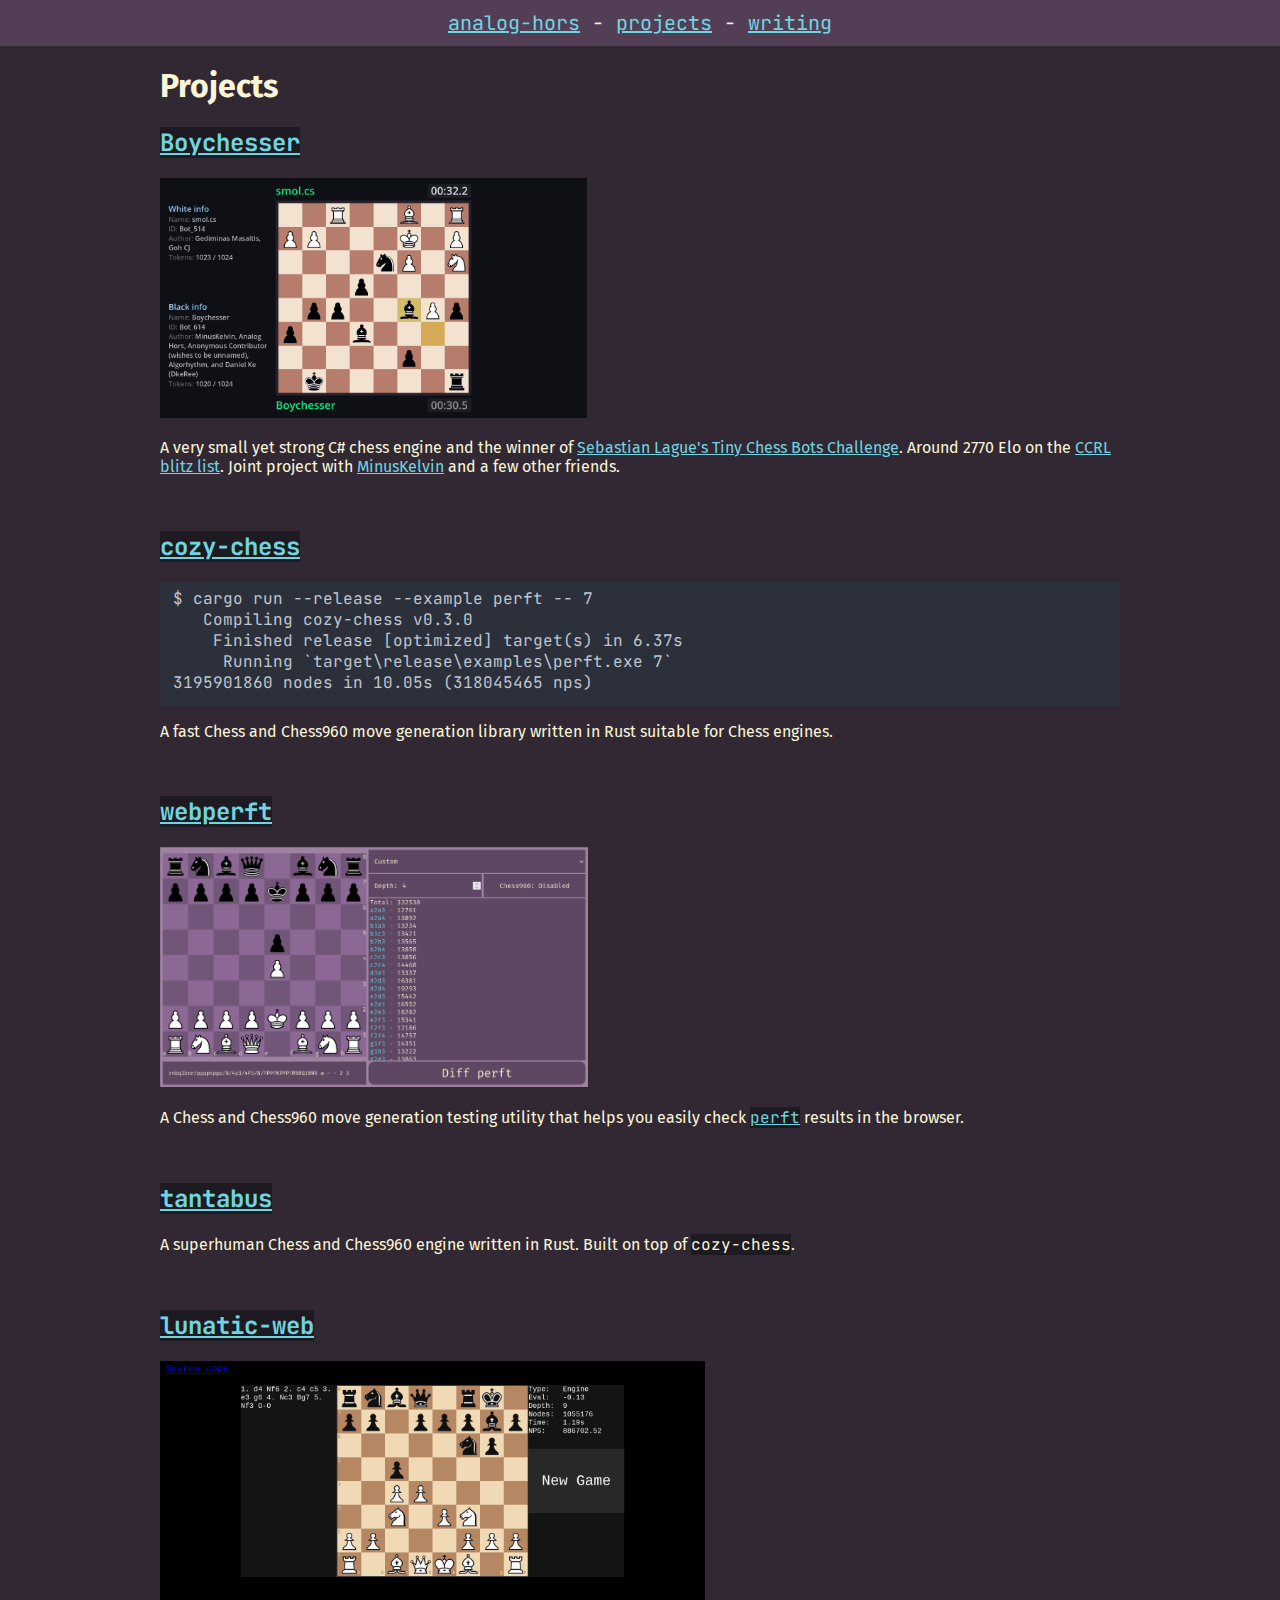
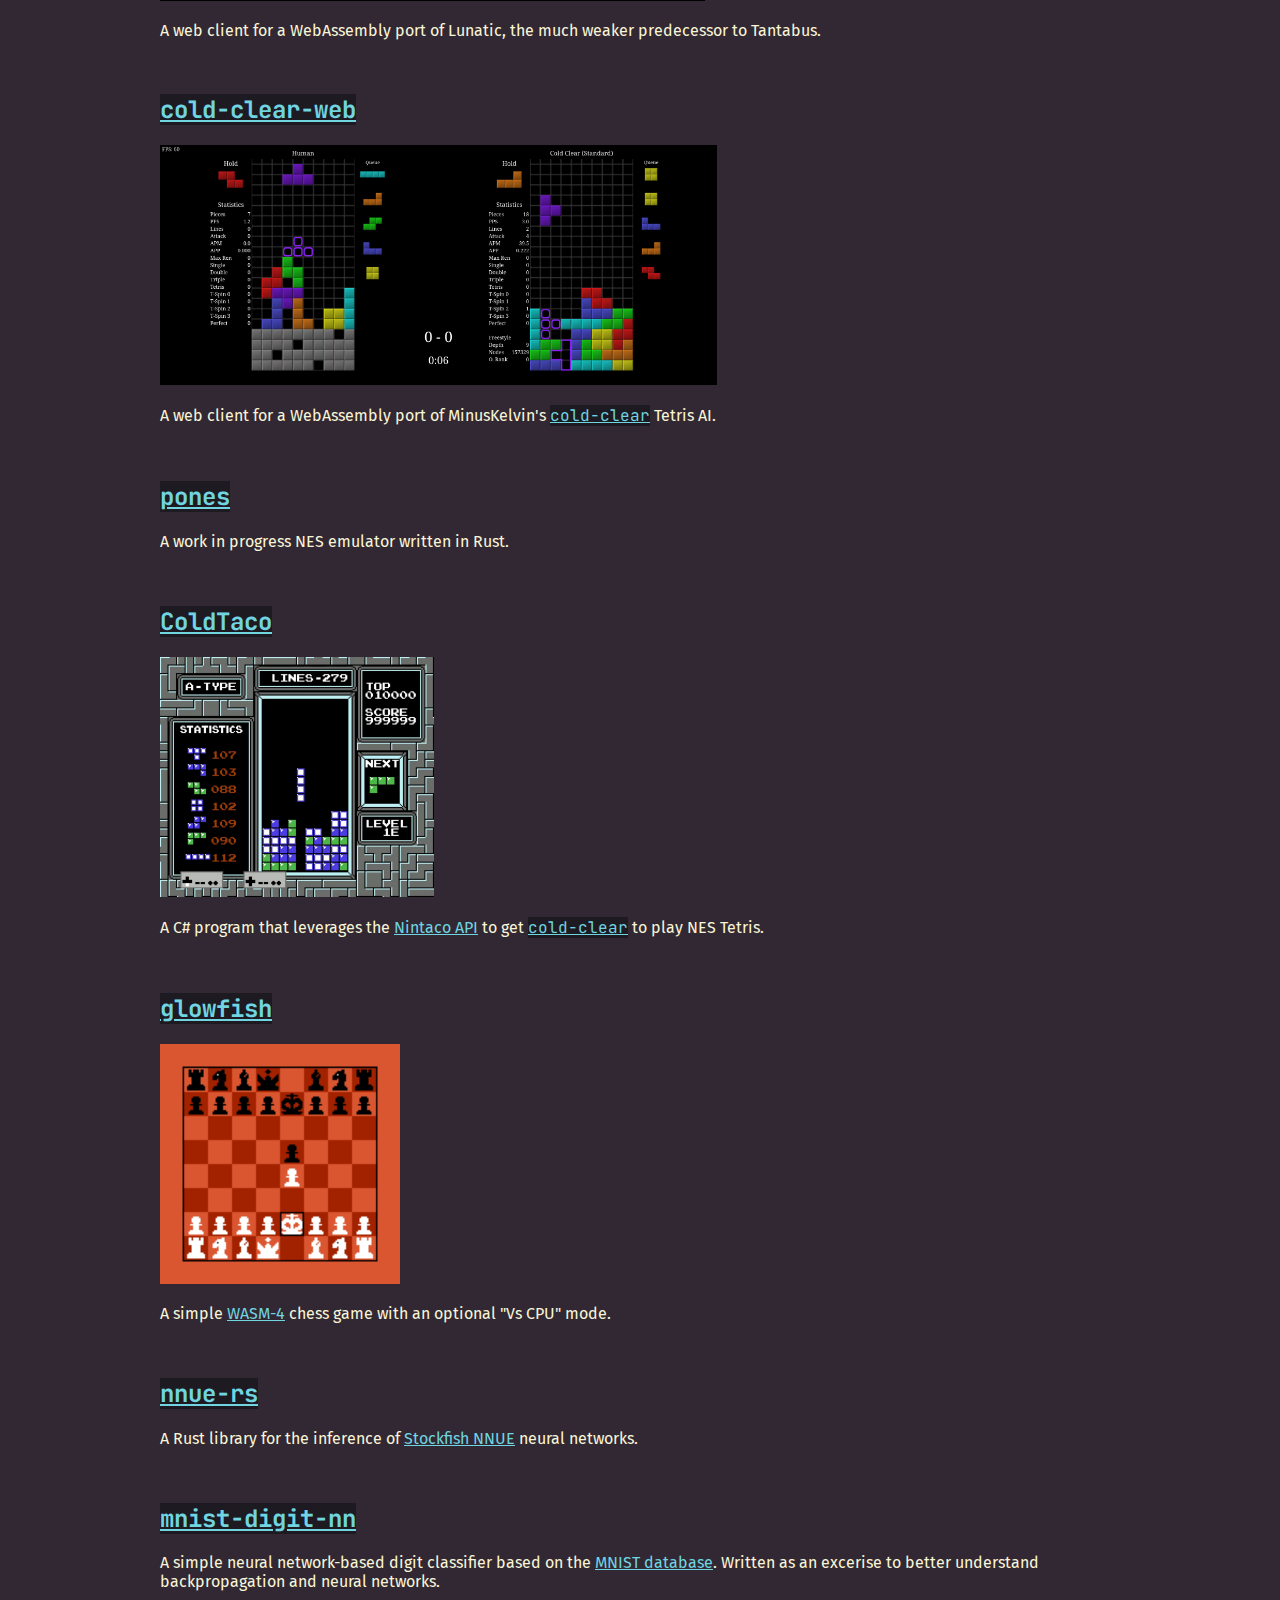
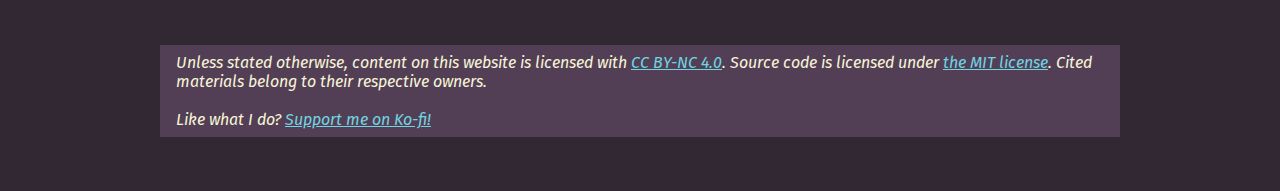
<file: projects/index.html>
<!DOCTYPE html><html><head><meta charset="utf-8"><meta name="viewport" content="width=device-width, initial-scale=1.0"><meta name="theme-color" content="#C7A1CB"><meta property="og:type" content="website"><meta property="og:title" content="Projects"><meta property="og:description" content="Stuff I've worked on."><meta property="og:url" content="https://analog-hors.github.io/projects/"><meta property="og:site_name" content="Analog Hors"><meta property="og:image" content="https://analog-hors.github.io/site/shared/favicon.png"><meta property="og:image:width" content="512"><meta property="og:image:height" content="512"><meta property="og:locale" content="en-US"><title>Analog Hors - Projects</title><link href="../shared/base.css" rel="stylesheet"><link rel="preconnect" href="https://fonts.googleapis.com"><link rel="preconnect" href="https://fonts.gstatic.com" crossorigin=""><link href="https://fonts.googleapis.com/css2?family=Fira+Sans:ital@0;1&amp;family=JetBrains+Mono&amp;display=swap" rel="stylesheet"><link href="../shared/fontawesome/css/fontawesome.min.css" rel="stylesheet"><link href="../shared/fontawesome/css/regular.min.css" rel="stylesheet"><link href="../shared/favicon.svg" rel="icon"></head><body><header><code><a href="../home/">analog-hors</a>&nbsp;-&nbsp;<a href="../projects/">projects</a>&nbsp;-&nbsp;<a href="../writing">writing</a></code></header><div id="content-container"><div id="content"><h1>Projects</h1><h2><a href="https://github.com/analog-hors/Boychesser"><code>Boychesser</code></a></h2>
<img src="img/boychesser.png" style="max-width: 80%; height: 15em; object-fit: contain;" alt="boychesser screenshot">
<p>A very small yet strong C# chess engine and the winner of <a href="https://www.youtube.com/watch?v=Ne40a5LkK6A">Sebastian Lague's Tiny Chess Bots Challenge</a>. Around 2770 Elo on the <a href="https://www.computerchess.org.uk/ccrl/404/">CCRL blitz list</a>. Joint project with <a href="https://minuskelvin.net/">MinusKelvin</a> and a few other friends.</p>
<br>
<h2><a href="https://github.com/analog-hors/cozy-chess"><code>cozy-chess</code></a></h2>
<pre style="background-color:#2b303b;"><code><span style="color:#c0c5ce;">$ cargo run --release --example perft -- 7
</span><span style="color:#c0c5ce;">   Compiling cozy-chess v0.3.0
</span><span style="color:#c0c5ce;">    Finished release [optimized] target(s) in 6.37s
</span><span style="color:#c0c5ce;">     Running `target\release\examples\perft.exe 7`
</span><span style="color:#c0c5ce;">3195901860 nodes in 10.05s (318045465 nps)
</span></code></pre>
<p>A fast Chess and Chess960 move generation library written in Rust suitable for Chess engines.</p>
<br>
<h2><a href="https://analog-hors.github.io/webperft/"><code>webperft</code></a></h2>
<img src="img/webperft.png" style="max-width: 80%; height: 15em; object-fit: contain;" alt="webperft screenshot">
<p>A Chess and Chess960 move generation testing utility that helps you easily check <a href="https://www.chessprogramming.org/Perft"><code>perft</code></a> results in the browser.</p>
<br>
<h2><a href="https://github.com/analog-hors/tantabus"><code>tantabus</code></a></h2>
<p>A superhuman Chess and Chess960 engine written in Rust. Built on top of <code>cozy-chess</code>.</p>
<br>
<h2><a href="https://analog-hors.github.io/lunatic-web/"><code>lunatic-web</code></a></h2>
<img src="img/lunatic_web.png" style="max-width: 80%; height: 15em; object-fit: contain;" alt="lunatic-web screenshot">
<p>A web client for a WebAssembly port of Lunatic, the much weaker predecessor to Tantabus.</p>
<br>
<h2><a href="https://analog-hors.github.io/cold-clear-web/"><code>cold-clear-web</code></a></h2>
<img src="img/cold_clear_web.png" style="max-width: 80%; height: 15em; object-fit: contain;" alt="cold-clear-web screenshot">
<p>A web client for a WebAssembly port of MinusKelvin's <a href="https://github.com/MinusKelvin/cold-clear"><code>cold-clear</code></a> Tetris AI.</p>
<br>
<h2><a href="https://github.com/analog-hors/pones"><code>pones</code></a></h2>
<p>A work in progress NES emulator written in Rust.</p>
<br>
<h2><a href="https://github.com/analog-hors/pones"><code>ColdTaco</code></a></h2>
<img src="img/cold_taco.png" style="max-width: 80%; height: 15em; object-fit: contain;" alt="screenshot of ColdTaco playing NES tetris">
<p>A C# program that leverages the <a href="https://nintaco.com/">Nintaco API</a> to get <a href="https://github.com/MinusKelvin/cold-clear"><code>cold-clear</code></a> to play NES Tetris.</p>
<br>
<h2><a href="https://wasm4.org/play/glowfish-chess"><code>glowfish</code></a></h2>
<img src="img/glowfish.png" style="max-width: 80%; height: 15em; object-fit: contain;" alt="glowfish screenshot">
<p>A simple <a href="https://wasm4.org/">WASM-4</a> chess game with an optional &quot;Vs CPU&quot; mode.</p>
<br>
<h2><a href="https://github.com/analog-hors/nnue-rs"><code>nnue-rs</code></a></h2>
<p>A Rust library for the inference of <a href="https://stockfishchess.org/blog/2020/introducing-nnue-evaluation">Stockfish NNUE</a> neural networks.</p>
<br>
<h2><a href="https://github.com/analog-hors/mnist-digit-nn"><code>mnist-digit-nn</code></a></h2>
<p>A simple neural network-based digit classifier based on the <a href="https://en.wikipedia.org/wiki/MNIST_database">MNIST database</a>. Written as an excerise to better understand backpropagation and neural networks.</p>
<br><br><p class="colored-block"><em>Unless stated otherwise, content on this website is licensed with <a href="https://creativecommons.org/licenses/by-nc/4.0/">CC BY-NC 4.0</a>. Source code is licensed under <a href="https://spdx.org/licenses/MIT.html">the MIT license</a>. Cited materials belong to their respective owners.<br><br>Like what I do? <a href="https://ko-fi.com/analog_hors">Support me on Ko-fi!</a></em></p><br><br></div></div><!-- Cloudflare Web Analytics --><script defer src='https://static.cloudflareinsights.com/beacon.min.js' data-cf-beacon='{"token": "95bdfcdeb8214bc189de529685f895c3"}'></script><!-- End Cloudflare Web Analytics --></body></html>
</file>
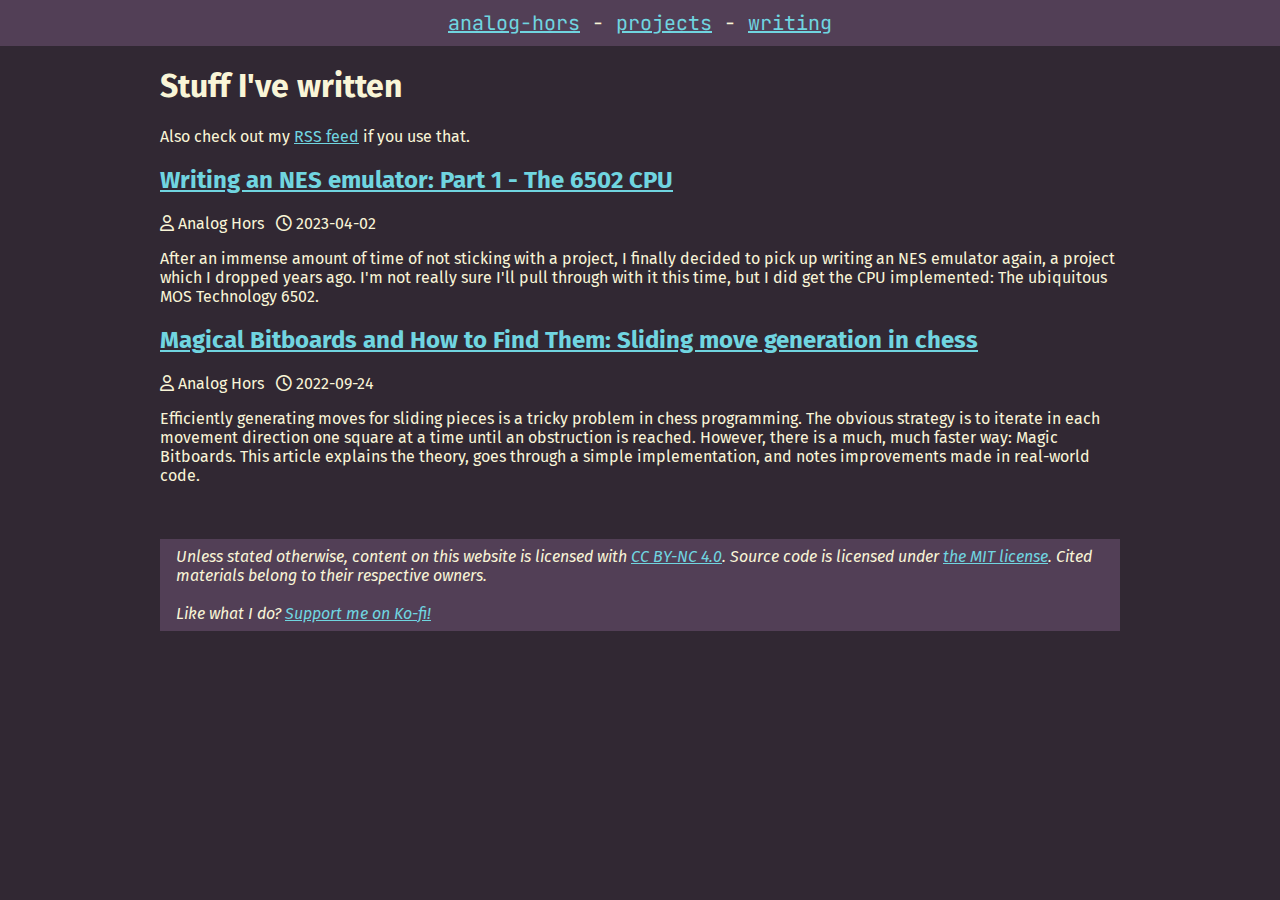
<file: writing/index.html>
<!DOCTYPE html><html><head><meta charset="utf-8"><meta name="viewport" content="width=device-width, initial-scale=1.0"><meta name="theme-color" content="#C7A1CB"><meta property="og:type" content="website"><meta property="og:title" content="Stuff I've written"><meta property="og:description" content="Stuff I've written."><meta property="og:url" content="https://analog-hors.github.io/writings/"><meta property="og:site_name" content="Analog Hors"><meta property="og:image" content="https://analog-hors.github.io/site/shared/favicon.png"><meta property="og:image:width" content="512"><meta property="og:image:height" content="512"><meta property="og:locale" content="en-US"><title>Analog Hors - Stuff I've written</title><link href="../shared/base.css" rel="stylesheet"><link rel="preconnect" href="https://fonts.googleapis.com"><link rel="preconnect" href="https://fonts.gstatic.com" crossorigin=""><link href="https://fonts.googleapis.com/css2?family=Fira+Sans:ital@0;1&amp;family=JetBrains+Mono&amp;display=swap" rel="stylesheet"><link href="../shared/fontawesome/css/fontawesome.min.css" rel="stylesheet"><link href="../shared/fontawesome/css/regular.min.css" rel="stylesheet"><link href="../shared/favicon.svg" rel="icon"></head><body><header><code><a href="../home/">analog-hors</a>&nbsp;-&nbsp;<a href="../projects/">projects</a>&nbsp;-&nbsp;<a href="../writing">writing</a></code></header><div id="content-container"><div id="content"><h1>Stuff I've written</h1><p>Also check out my <a href="./feed.xml">RSS feed</a> if you use that.</p><h2><a href="../pones-p1/">Writing an NES emulator: Part 1 - The 6502 CPU</a></h2><p><i class="fa-regular fa-user"></i> Analog Hors&nbsp;&nbsp;&nbsp;<i class="fa-regular fa-clock"></i> 2023-04-02</p><p>After an immense amount of time of not sticking with a project, I finally decided to pick up writing an NES emulator again, a project which I dropped years ago. I'm not really sure I'll pull through with it this time, but I did get the CPU implemented: The ubiquitous MOS Technology 6502.</p><h2><a href="../magic-bitboards/">Magical Bitboards and How to Find Them: Sliding move generation in chess</a></h2><p><i class="fa-regular fa-user"></i> Analog Hors&nbsp;&nbsp;&nbsp;<i class="fa-regular fa-clock"></i> 2022-09-24</p><p>Efficiently generating moves for sliding pieces is a tricky problem in chess programming. The obvious strategy is to iterate in each movement direction one square at a time until an obstruction is reached. However, there is a much, much faster way: Magic Bitboards. This article explains the theory, goes through a simple implementation, and notes improvements made in real-world code.</p><br><br><p class="colored-block"><em>Unless stated otherwise, content on this website is licensed with <a href="https://creativecommons.org/licenses/by-nc/4.0/">CC BY-NC 4.0</a>. Source code is licensed under <a href="https://spdx.org/licenses/MIT.html">the MIT license</a>. Cited materials belong to their respective owners.<br><br>Like what I do? <a href="https://ko-fi.com/analog_hors">Support me on Ko-fi!</a></em></p><br><br></div></div><!-- Cloudflare Web Analytics --><script defer src='https://static.cloudflareinsights.com/beacon.min.js' data-cf-beacon='{"token": "95bdfcdeb8214bc189de529685f895c3"}'></script><!-- End Cloudflare Web Analytics --></body></html>
</file>
<file: shared/base.css>
body {
    margin: 0;
    background-color: #312833;
    font-family: "Fira Sans", sans-serif;
    color: #F9F5D7;
}

header {
    padding: 0.5em;
    font-size: min(1.25em, 4.5vw);
    background-color: #523f56;
    text-align: center;
}

header > code {
    background-color: unset;
}

#content-container {
    margin: 1em;
}

#content {
    max-width: 60em;
    margin: auto;
}

code {
    font-family: "JetBrains Mono", "Consolas", monospace;
    /* MinusKelvin */
    font-variant-ligatures: none;
    background-color: #1E1A21;
}

pre > code {
    background-color: unset;
}

#content pre {
    padding-left: 1em;
    padding-right: 1em;
    padding-top: 0.5em;
    padding-bottom: 1em;
    overflow-x: scroll;
    scrollbar-color: #F4C8F9 #1E1A21;
    scrollbar-width: thin;
}

/* Thanks, Chrome */
@supports not ((scrollbar-color: #F4C8F9 #1E1A21) and (scrollbar-width: thin)) {
    ::-webkit-scrollbar {
        background-color: #1E1A21;
        width: 5px;
        height: 5px;
    }
    
    ::-webkit-scrollbar-thumb {
        background-color: #F4C8F9;
        border-radius: 2px;
    }
    
    ::-webkit-scrollbar-thumb:hover {
        background-color: #C7A1CB;
    }
    
    ::-webkit-scrollbar-thumb:active {
        background-color: #785B7B;
    }
}

a {
    color: #70D5E0;
}

a:hover {
    color: #AAEBE8;
}

blockquote {
    background: #523f56;
    border-left: 0.3em solid #C7A1CB;
    padding: 0.5em 1em;
    margin: 0;
}

blockquote > * {
    margin: 0;
}

.colored-block {
    background: #523f56;
    padding: 0.5em 1em;
    margin: 0;
}
</file>
<file: shared/fontawesome/css/regular.min.css>
/*!
 * Font Awesome Free 6.4.0 by @fontawesome - https://fontawesome.com
 * License - https://fontawesome.com/license/free (Icons: CC BY 4.0, Fonts: SIL OFL 1.1, Code: MIT License)
 * Copyright 2023 Fonticons, Inc.
 */
:host,:root{--fa-style-family-classic:"Font Awesome 6 Free";--fa-font-regular:normal 400 1em/1 "Font Awesome 6 Free"}@font-face{font-family:"Font Awesome 6 Free";font-style:normal;font-weight:400;font-display:block;src:url(../webfonts/fa-regular-400.woff2) format("woff2"),url(../webfonts/fa-regular-400.ttf) format("truetype")}.fa-regular,.far{font-weight:400}
</file>
